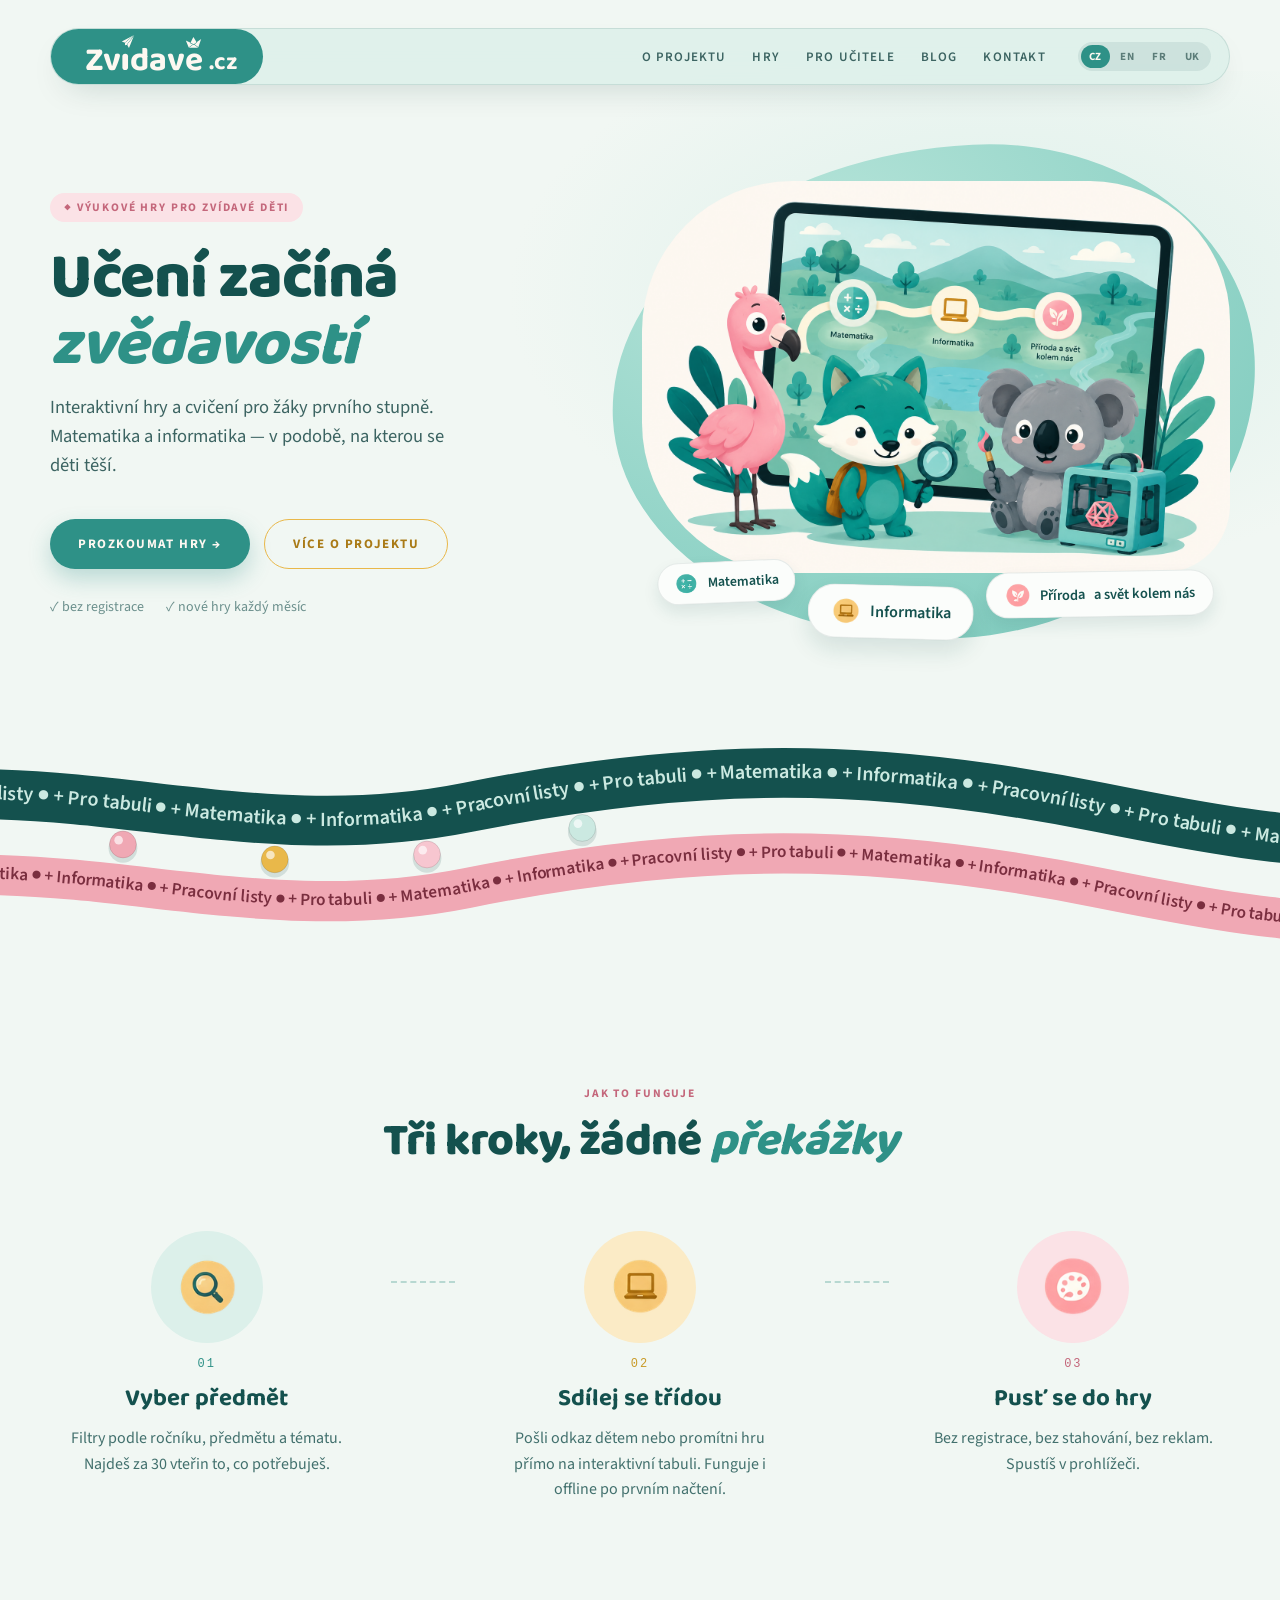
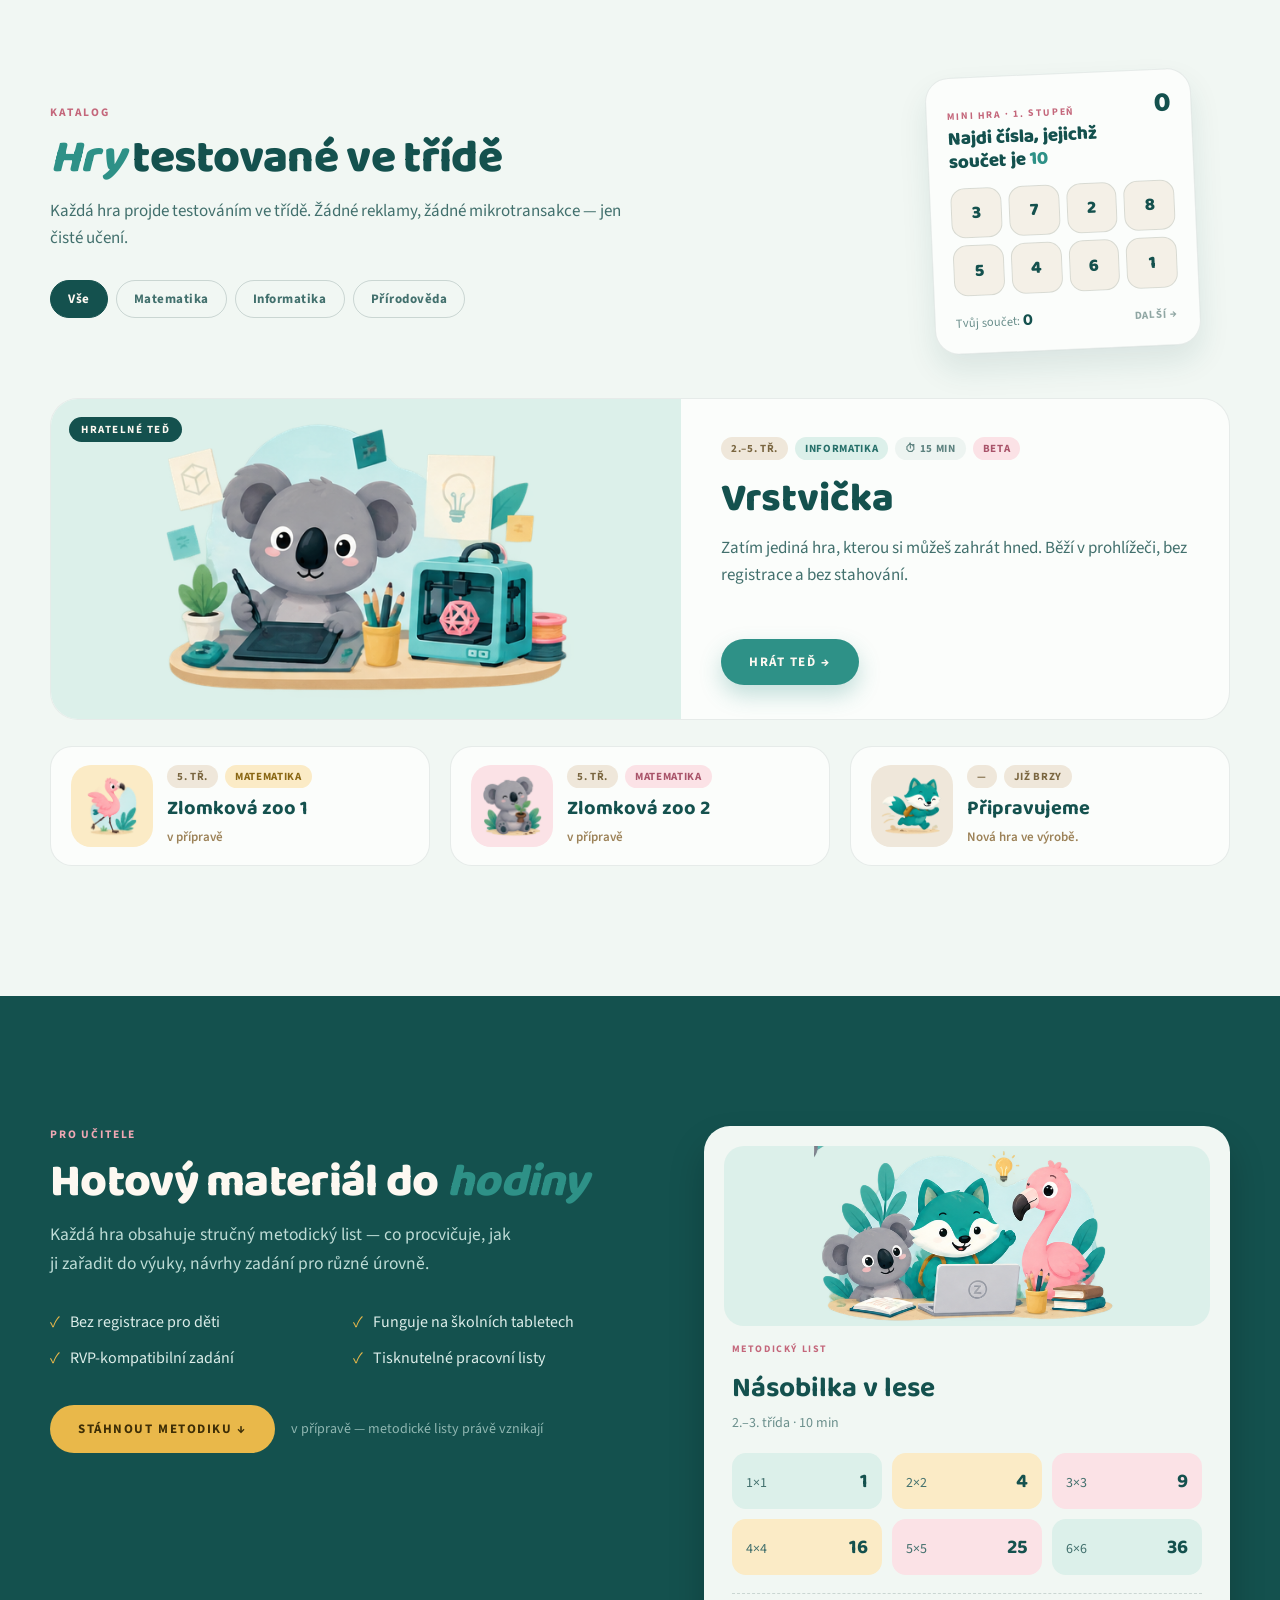
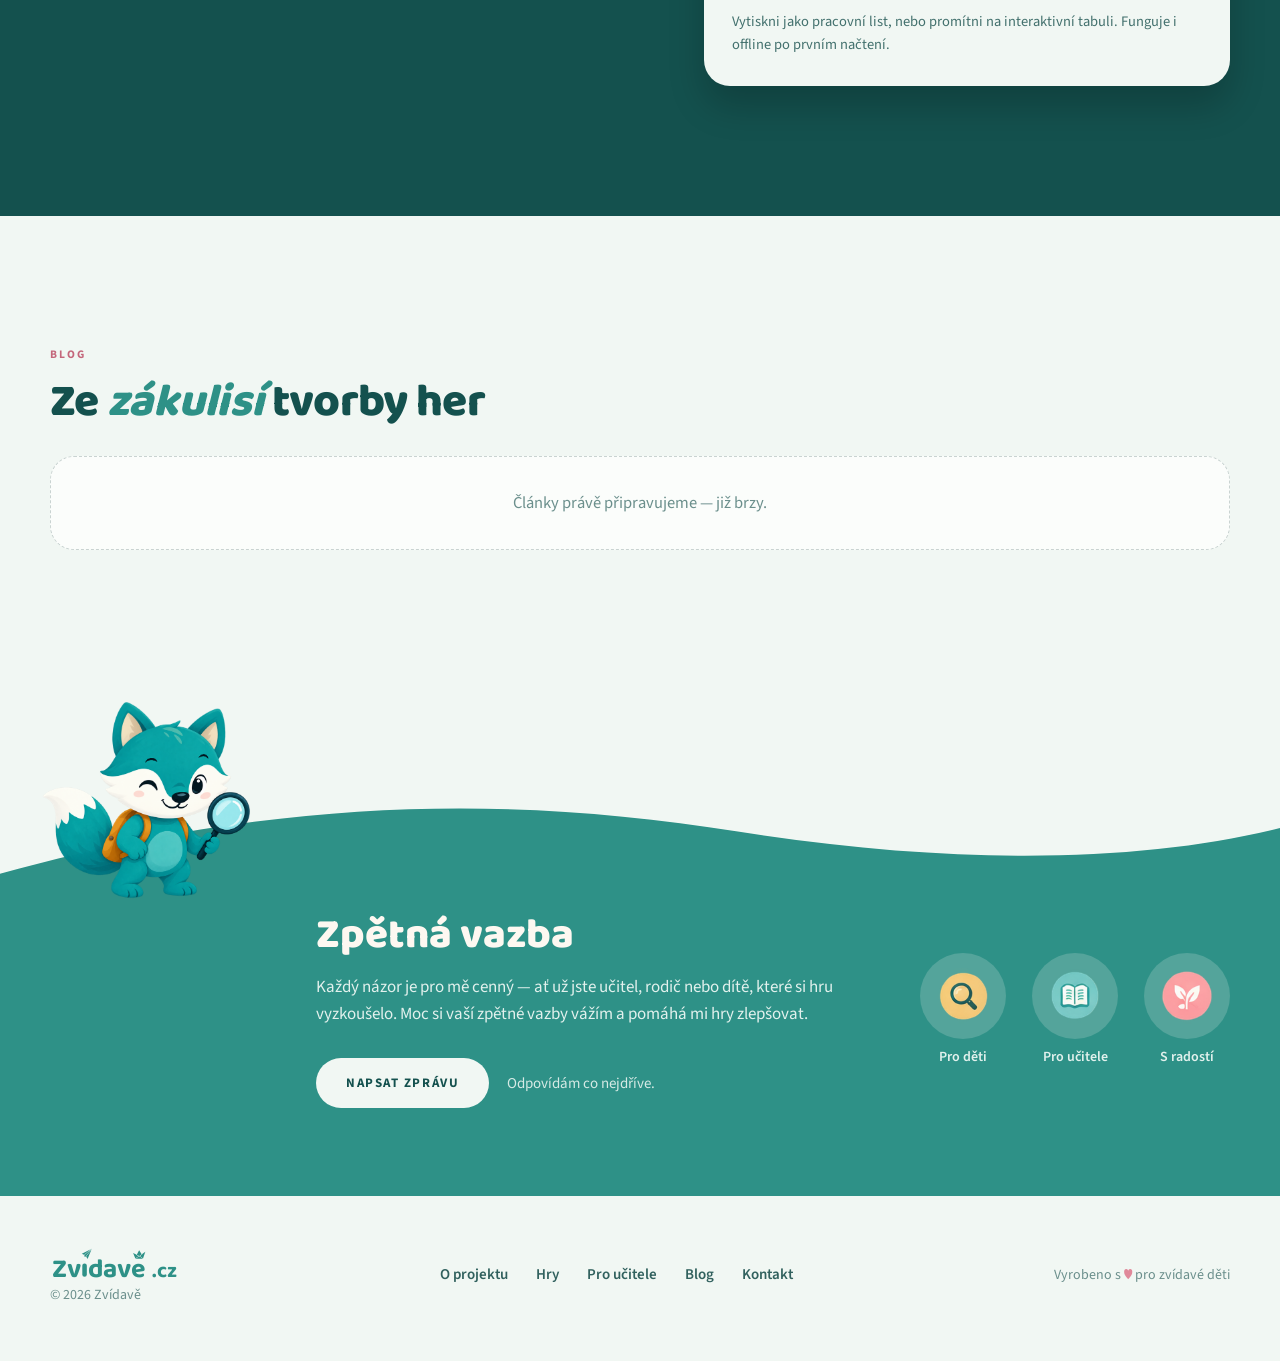
<file: index.html>
<!DOCTYPE html>
<html lang="cs">
<head>
<meta charset="utf-8">
<meta name="viewport" content="width=device-width, initial-scale=1">
<title>Zvídavě.cz — Výukové hry pro zvídavé děti</title>
<meta name="description" content="Interaktivní hry a cvičení pro žáky prvního stupně. Matematika a informatika — bez registrace, bez stahování, bez reklam.">
<link rel="preconnect" href="https://fonts.googleapis.com">
<link rel="preconnect" href="https://fonts.gstatic.com" crossorigin>
<link href="https://fonts.googleapis.com/css2?family=Baloo+2:wght@500;600;700;800&family=Source+Sans+3:ital,wght@0,400;0,600;0,700;1,400&display=swap" rel="stylesheet">
<link rel="icon" href="favicon.ico" sizes="32x32">
<link rel="icon" href="favicon.svg" type="image/svg+xml">
<link rel="icon" type="image/png" sizes="32x32" href="favicon-32.png">
<link rel="icon" type="image/png" sizes="16x16" href="favicon-16.png">
<link rel="stylesheet" href="css/style.css">
</head>
<body>

<!-- ===== HEADER : MOBILE ===== -->
<header class="zv-header zv-only-mobile">
  <a href="#top" class="zv-logo-badge">
    <svg viewBox="0 30 512 146" class="zv-logo-svg" role="img" aria-label="Zvídavě">
      <text x="30" y="176" font-family="'Baloo 2', cursive" font-size="132" font-weight="700" fill="#FDF8F1"><tspan>Zv</tspan><tspan fill="none">i</tspan><tspan>dav</tspan><tspan>e</tspan></text>
      <rect x="178.7" y="111.3" width="22.3" height="64.7" rx="11.1" fill="#FDF8F1"></rect>
      <g transform="translate(173.2 35.3) scale(0.5544)" class="zv8-bird-btn" data-zv8="fly" style="cursor:pointer"><g class="zv8-bird"><polygon points="94.3,5.4 5.4,50.9 28.8,60.4" fill="#FDF8F1" stroke="#2E9187" stroke-width="6" stroke-linejoin="round" paint-order="stroke"></polygon><polygon points="94.3,5.4 43.1,69.8 43.7,74.1 56.6,97" fill="#FDF8F1" stroke="#2E9187" stroke-width="6" stroke-linejoin="round" paint-order="stroke"></polygon><polygon points="94.3,5.4 28.8,60.4 28.8,77.6 43.7,74.1 43.1,69.8" fill="#FDF8F1" stroke="#2E9187" stroke-width="6" stroke-linejoin="round" paint-order="stroke"></polygon></g></g>
      <g transform="translate(425.9 43.2) scale(0.6600)" class="zv8-boat-btn" data-zv8="rock" style="cursor:pointer"><g class="zv8-boat"><polygon points="4.3,24.6 51.5,47.8 22,68.5" fill="#FDF8F1" stroke="#2E9187" stroke-width="6" stroke-linejoin="round" paint-order="stroke"></polygon><polygon points="95.7,15.9 51.5,47.8 77.6,67.7" fill="#FDF8F1" stroke="#2E9187" stroke-width="6" stroke-linejoin="round" paint-order="stroke"></polygon><polygon points="22,68.5 51.5,47.8 77.6,67.7" fill="#FDF8F1" stroke="#2E9187" stroke-width="6" stroke-linejoin="round" paint-order="stroke"></polygon><polygon points="49.4,4.3 31.9,37.9 51.5,47.8 68.5,34.5" fill="#FDF8F1" stroke="#2E9187" stroke-width="6" stroke-linejoin="round" paint-order="stroke"></polygon></g></g>
    </svg>
    <span class="zv-logo-cz">.cz</span>
  </a>
  <button class="zv-menu-btn" id="zvMenuBtn" aria-label="Menu" aria-expanded="false">
    <svg viewBox="0 0 24 24" width="24" height="24"><path d="M3 6h18M3 12h18M3 18h18" stroke="#14514E" stroke-width="2" stroke-linecap="round"></path></svg>
  </button>
</header>
<nav class="zv-mobile-nav zv-only-mobile" id="zvMobileNav" hidden>
  <a href="#o-projektu">O projektu</a>
  <a href="#hry">Hry</a>
  <a href="#pro-ucitele">Pro učitele</a>
  <a href="#blog">Blog</a>
  <a href="#kontakt" class="zv-mobile-nav-last">Kontakt</a>
  <div class="zv-mobile-lang">
    <a href="#top" class="zv-lang-on">CZ</a>
    <a href="en/index.html">EN</a>
    <a href="fr/index.html">FR</a>
    <a href="uk/index.html">UK</a>
  </div>
</nav>

<!-- ===== HEADER : DESKTOP ===== -->
<header class="zv-header-d zv-only-desktop" id="zvHeaderD">
  <div class="zv-header-d-inner">
    <a href="#top" class="zv-logo-badge zv-logo-badge-d">
      <svg viewBox="0 30 512 146" class="zv-logo-svg-d" role="img" aria-label="Zvídavě">
        <text x="30" y="176" font-family="'Baloo 2', cursive" font-size="132" font-weight="700" fill="#FDF8F1"><tspan>Zv</tspan><tspan fill="none">i</tspan><tspan>dav</tspan><tspan>e</tspan></text>
        <rect x="178.7" y="111.3" width="22.3" height="64.7" rx="11.1" fill="#FDF8F1"></rect>
        <g transform="translate(173.2 35.3) scale(0.5544)" class="zv8-bird-btn" data-zv8="fly" style="cursor:pointer"><g class="zv8-bird"><polygon points="94.3,5.4 5.4,50.9 28.8,60.4" fill="#FDF8F1" stroke="#2E9187" stroke-width="6" stroke-linejoin="round" paint-order="stroke"></polygon><polygon points="94.3,5.4 43.1,69.8 43.7,74.1 56.6,97" fill="#FDF8F1" stroke="#2E9187" stroke-width="6" stroke-linejoin="round" paint-order="stroke"></polygon><polygon points="94.3,5.4 28.8,60.4 28.8,77.6 43.7,74.1 43.1,69.8" fill="#FDF8F1" stroke="#2E9187" stroke-width="6" stroke-linejoin="round" paint-order="stroke"></polygon></g></g>
        <g transform="translate(425.9 43.2) scale(0.6600)" class="zv8-boat-btn" data-zv8="rock" style="cursor:pointer"><g class="zv8-boat"><polygon points="4.3,24.6 51.5,47.8 22,68.5" fill="#FDF8F1" stroke="#2E9187" stroke-width="6" stroke-linejoin="round" paint-order="stroke"></polygon><polygon points="95.7,15.9 51.5,47.8 77.6,67.7" fill="#FDF8F1" stroke="#2E9187" stroke-width="6" stroke-linejoin="round" paint-order="stroke"></polygon><polygon points="22,68.5 51.5,47.8 77.6,67.7" fill="#FDF8F1" stroke="#2E9187" stroke-width="6" stroke-linejoin="round" paint-order="stroke"></polygon><polygon points="49.4,4.3 31.9,37.9 51.5,47.8 68.5,34.5" fill="#FDF8F1" stroke="#2E9187" stroke-width="6" stroke-linejoin="round" paint-order="stroke"></polygon></g></g>
      </svg>
      <span class="zv-logo-cz">.cz</span>
    </a>
    <nav class="zv-nav-d">
      <a href="#o-projektu">O projektu</a>
      <a href="#hry">Hry</a>
      <a href="#pro-ucitele">Pro učitele</a>
      <a href="#blog">Blog</a>
      <a href="#kontakt">Kontakt</a>
    </nav>
    <div class="zv-lang-d">
      <a href="#top" class="zv-lang-on">CZ</a>
      <a href="en/index.html">EN</a>
      <a href="fr/index.html">FR</a>
      <a href="uk/index.html">UK</a>
    </div>
  </div>
</header>

<main>
<!-- ===== HERO ===== -->
<section id="top" class="zv-hero">
  <div class="zv-hero-glow" aria-hidden="true"></div>
  <div class="zv-hero-inner">
    <div class="zv-hero-copy">
      <div class="zv-eyebrow zv-eyebrow-badge zv-eyebrow-pink">◆ Výukové hry pro zvídavé děti</div>
      <h1 class="zv-h1">Učení začíná <em>zvědavostí</em></h1>
      <p class="zv-lede">Interaktivní hry a cvičení pro žáky prvního stupně. Matematika a informatika — v podobě, na kterou se děti těší.</p>
      <div class="zv-hero-ctas">
        <a href="#hry" class="zv-btn zv-btn-primary">Prozkoumat hry →</a>
        <a href="#o-projektu" class="zv-btn zv-btn-outline">Více o projektu</a>
      </div>
      <div class="zv-hero-checks">
        <span>✓ bez registrace</span><span>✓ nové hry každý měsíc</span>
      </div>
    </div>
    <div class="zv-hero-art">
      <div class="zv-hero-blob" aria-hidden="true"></div>
      <img src="assets/hero.png" alt="Liška, plameňák a koala u tabletu s mapou předmětů" class="zv-hero-img">
      <div class="zv-hero-pills">
        <span class="zv-pill zv-pill-1"><img src="assets/ill/ikona-matematika.png" alt="">Matematika</span>
        <span class="zv-pill zv-pill-2"><img src="assets/ill/ikona-informatika.png" alt="">Informatika</span>
        <span class="zv-pill zv-pill-3"><img src="assets/ill/ikona-priroda.png" alt="">Příroda<span class="zv-pill-extra"> a svět kolem nás</span></span>
      </div>
    </div>
  </div>
</section>

<!-- ===== RIBBON : MOBILE marquee ===== -->
<div class="zv-marquee-bar zv-only-mobile">
  <div class="zv-marquee-text">+ Matematika &nbsp;●&nbsp; + Informatika &nbsp;●&nbsp; + Pracovní listy &nbsp;●&nbsp; + Pro tabuli &nbsp;●&nbsp; + Matematika &nbsp;●&nbsp; + Informatika &nbsp;●&nbsp; + Pracovní listy &nbsp;●&nbsp; + Pro tabuli</div>
</div>

<!-- ===== RIBBON : DESKTOP animated track ===== -->
<div class="zv-track-wrap zv-only-desktop" id="zvTrackWrap">
  <svg viewBox="0 0 1440 240" preserveAspectRatio="xMidYMid slice" class="zv-track-svg" aria-hidden="true">
    <defs>
      <path id="zv-track-a" d="M-120,86 C 120,38 300,134 540,86 S 960,38 1200,86 S 1500,134 1680,86" fill="none"></path>
      <path id="zv-track-c" d="M-120,128 C 120,80 300,176 540,128 S 960,80 1200,128 S 1500,176 1680,128" fill="none"></path>
      <path id="zv-track-b" d="M-120,170 C 120,122 300,218 540,170 S 960,122 1200,170 S 1500,218 1680,170" fill="none"></path>
    </defs>
    <path d="M-120,86 C 120,38 300,134 540,86 S 960,38 1200,86 S 1500,134 1680,86" fill="none" stroke="#14514E" stroke-width="52" stroke-linecap="round"></path>
    <path d="M-120,170 C 120,122 300,218 540,170 S 960,122 1200,170 S 1500,218 1680,170" fill="none" stroke="#F0A8B4" stroke-width="42" stroke-linecap="round"></path>
    <text font-family="Baloo 2, cursive" font-size="21" font-weight="600" fill="#CBE9E1" dominant-baseline="middle">
      <textPath href="#zv-track-a" startOffset="0">+ Matematika  ●  + Informatika  ●  + Pracovní listy  ●  + Pro tabuli  ●  + Matematika  ●  + Informatika  ●  + Pracovní listy  ●  + Pro tabuli  ●  + Matematika  ●  + Informatika  ●  + Pracovní listy  ●  + Pro tabuli  ●  + Matematika  ●  + Informatika  ●  + Pracovní listy  ●  + Pro tabuli  ●  + Matematika  ●  + Informatika  ●  + Pracovní listy  ●  + Pro tabuli  ●  + Matematika  ●  + Informatika  ●  + Pracovní listy  ●  + Pro tabuli  ●  <animate attributeName="startOffset" from="0" to="-1180" dur="26s" repeatCount="indefinite"></animate></textPath>
    </text>
    <text font-family="Baloo 2, cursive" font-size="18" font-weight="600" fill="#7A2E3F" dominant-baseline="middle">
      <textPath href="#zv-track-b" startOffset="-1010">+ Matematika  ●  + Informatika  ●  + Pracovní listy  ●  + Pro tabuli  ●  + Matematika  ●  + Informatika  ●  + Pracovní listy  ●  + Pro tabuli  ●  + Matematika  ●  + Informatika  ●  + Pracovní listy  ●  + Pro tabuli  ●  + Matematika  ●  + Informatika  ●  + Pracovní listy  ●  + Pro tabuli  ●  + Matematika  ●  + Informatika  ●  + Pracovní listy  ●  + Pro tabuli  ●  + Matematika  ●  + Informatika  ●  + Pracovní listy  ●  + Pro tabuli  ●  <animate attributeName="startOffset" from="-1010" to="0" dur="34s" repeatCount="indefinite"></animate></textPath>
    </text>
    <g data-zv-balls="1"></g>
  </svg>
</div>

<!-- ===== O PROJEKTU / STEPS ===== -->
<section id="o-projektu" class="zv-section">
  <div class="zv-section-inner">
    <div class="zv-section-head zv-center">
      <div class="zv-eyebrow zv-eyebrow-pink">Jak to funguje</div>
      <h2 class="zv-h2">Tři kroky, žádné <em>překážky</em></h2>
    </div>
    <div class="zv-steps">
      <div class="zv-step">
        <div class="zv-step-icon" style="background:#DCF0EA"><img src="assets/ill/ikona-lupa.png" alt=""></div>
        <div class="zv-step-body">
          <div class="zv-step-num" style="color:#2E9187">01</div>
          <h3>Vyber předmět</h3>
          <p>Filtry podle ročníku, předmětu a tématu. Najdeš za 30 vteřin to, co potřebuješ.</p>
        </div>
      </div>
      <div class="zv-step-connector" aria-hidden="true"></div>
      <div class="zv-step">
        <div class="zv-step-icon" style="background:#FBEBC6"><img src="assets/ill/ikona-informatika.png" alt=""></div>
        <div class="zv-step-body">
          <div class="zv-step-num" style="color:#C99A26">02</div>
          <h3>Sdílej se třídou</h3>
          <p>Pošli odkaz dětem nebo promítni hru přímo na interaktivní tabuli. Funguje i offline po prvním načtení.</p>
        </div>
      </div>
      <div class="zv-step-connector" aria-hidden="true"></div>
      <div class="zv-step">
        <div class="zv-step-icon" style="background:#FBE2E6"><img src="assets/ill/ikona-vytvarka.png" alt=""></div>
        <div class="zv-step-body">
          <div class="zv-step-num" style="color:#C4677B">03</div>
          <h3>Pusť se do hry</h3>
          <p>Bez registrace, bez stahování, bez reklam. Spustíš v prohlížeči.</p>
        </div>
      </div>
    </div>
  </div>
</section>

<!-- ===== HRY ===== -->
<section id="hry" class="zv-section zv-hry">
  <div class="zv-section-inner">
    <div class="zv-hry-top">
      <div class="zv-hry-copy">
        <div class="zv-eyebrow zv-eyebrow-pink">Katalog</div>
        <h2 class="zv-h2"><em>Hry</em> testované ve třídě</h2>
        <p class="zv-body">Každá hra projde testováním ve třídě. Žádné reklamy, žádné mikrotransakce — jen čisté učení.</p>
        <div class="zv-filters" id="zvFilters">
          <button type="button" class="zv-filter zv-filter-active" data-filter="all">Vše</button>
          <button type="button" class="zv-filter" data-filter="math">Matematika</button>
          <button type="button" class="zv-filter" data-filter="cs">Informatika</button>
          <button type="button" class="zv-filter" data-filter="nature">Přírodověda</button>
        </div>
      </div>

      <div class="zv-game-float">
        <div class="zv-game-card">
          <div class="zv-game-head">
            <div>
              <div class="zv-eyebrow zv-eyebrow-pink zv-eyebrow-sm">Mini hra · 1. stupeň</div>
              <h3 class="zv-game-title">Najdi čísla, jejichž součet je <span id="zvTarget" class="zv-target">10</span></h3>
            </div>
            <div id="zvSum" class="zv-sum">0</div>
          </div>
          <div class="zv-tiles" id="zvTiles"></div>
          <div class="zv-game-foot">
            <span class="zv-sum-label">Tvůj součet: <strong id="zvSumInline" class="zv-sum-inline">0</strong></span>
            <button type="button" id="zvNextRound" class="zv-next">Další →</button>
          </div>
        </div>
      </div>
    </div>

    <a href="https://zvidave.cz/cs/hry/vrstvicka.html" class="zv-featured" id="zvFeatured">
      <div class="zv-featured-art">
        <img src="assets/ill/koala-3dtisk.png" alt="Koala u počítače a 3D tiskárny">
        <div class="zv-featured-badge">Hratelné teď</div>
      </div>
      <div class="zv-featured-body">
        <div class="zv-tag-row">
          <span class="zv-tag" style="background:#EFE7DA;color:#7A6640">2.–5. tř.</span>
          <span class="zv-tag" style="background:#DCF0EA;color:#26706A">Informatika</span>
          <span class="zv-tag" style="background:#EDF4F1;color:#5D827F">⏱ 15 min</span>
          <span class="zv-tag zv-only-desktop" style="background:#FBE2E6;color:#A9546A">Beta</span>
        </div>
        <h3 class="zv-featured-title">Vrstvička</h3>
        <p class="zv-body">Zatím jediná hra, kterou si můžeš zahrát hned. Běží v prohlížeči, bez registrace a bez stahování.</p>
        <div class="zv-featured-cta"><span class="zv-btn zv-btn-primary">Hrát teď →</span></div>
      </div>
    </a>

    <div class="zv-empty" id="zvEmpty" hidden>Přírodovědné hry teprve vznikají.</div>

    <div class="zv-rest-games" id="zvRestGames"></div>
  </div>
</section>

<!-- ===== PRO UCITELE ===== -->
<section id="pro-ucitele" class="zv-section zv-teal">
  <div class="zv-section-inner zv-teacher-grid">
    <div>
      <div class="zv-eyebrow zv-eyebrow-rose">Pro učitele</div>
      <h2 class="zv-h2 zv-h2-light">Hotový materiál do <em class="zv-em-light">hodiny</em></h2>
      <p class="zv-body zv-body-light">Každá hra obsahuje stručný metodický list — co procvičuje, jak ji zařadit do výuky, návrhy zadání pro různé úrovně.</p>
      <ul class="zv-teacher-list">
        <li><span class="zv-check">✓</span>Bez registrace pro děti</li>
        <li><span class="zv-check">✓</span>Funguje na školních tabletech</li>
        <li><span class="zv-check">✓</span>RVP-kompatibilní zadání</li>
        <li><span class="zv-check">✓</span>Tisknutelné pracovní listy</li>
      </ul>
      <div class="zv-teacher-cta">
        <a href="#kontakt" class="zv-btn zv-btn-gold">Stáhnout metodiku ↓</a>
        <span class="zv-note">v přípravě — metodické listy právě vznikají</span>
      </div>
    </div>

    <div class="zv-worksheet">
      <div class="zv-worksheet-art" role="img" aria-label="Liška, koala a plameňák u notebooku"></div>
      <div class="zv-eyebrow zv-eyebrow-pink zv-eyebrow-sm">Metodický list</div>
      <h3 class="zv-worksheet-title">Násobilka v lese</h3>
      <div class="zv-worksheet-meta">2.–3. třída · 10 min</div>
      <div class="zv-tables">
        <div class="zv-table-cell" style="background:#DCF0EA"><span>1×1</span><strong>1</strong></div>
        <div class="zv-table-cell" style="background:#FBEBC6"><span>2×2</span><strong>4</strong></div>
        <div class="zv-table-cell" style="background:#FBE2E6"><span>3×3</span><strong>9</strong></div>
        <div class="zv-table-cell" style="background:#FBEBC6"><span>4×4</span><strong>16</strong></div>
        <div class="zv-table-cell" style="background:#FBE2E6"><span>5×5</span><strong>25</strong></div>
        <div class="zv-table-cell" style="background:#DCF0EA"><span>6×6</span><strong>36</strong></div>
      </div>
      <div class="zv-worksheet-foot zv-only-desktop">Vytiskni jako pracovní list, nebo promítni na interaktivní tabuli. Funguje i offline po prvním načtení.</div>
    </div>
  </div>
</section>

<!-- ===== BLOG ===== -->
<section id="blog" class="zv-section">
  <div class="zv-section-inner">
    <div class="zv-blog-head">
      <div>
        <div class="zv-eyebrow zv-eyebrow-pink">Blog</div>
        <h2 class="zv-h2">Ze <em>zákulisí</em> tvorby her</h2>
      </div>
    </div>
    <div class="zv-empty">Články právě připravujeme — již brzy.</div>
  </div>
</section>

<!-- ===== KONTAKT ===== -->
<section id="kontakt" class="zv-kontakt">
  <svg viewBox="0 0 1440 150" preserveAspectRatio="none" class="zv-kontakt-wave zv-only-desktop" aria-hidden="true"><path d="M0,118 C300,34 560,26 830,70 C1080,110 1290,104 1440,66 L1440,150 L0,150 Z" fill="#2E9187"></path></svg>
  <img src="assets/ill/liska-cta.png" alt="Zvídavá liška s lupou" class="zv-kontakt-fox zv-only-desktop">
  <div class="zv-kontakt-inner">
    <div class="zv-section-inner zv-kontakt-grid">
      <div class="zv-kontakt-spacer zv-only-desktop" aria-hidden="true"></div>
      <div>
        <h2 class="zv-h2-kontakt">Zpětná vazba</h2>
        <p class="zv-body zv-body-kontakt">Každý názor je pro mě cenný — ať už jste učitel, rodič nebo dítě, které si hru vyzkoušelo. Moc si vaší zpětné vazby vážím a pomáhá mi hry zlepšovat.</p>
        <div class="zv-kontakt-cta">
          <a href="mailto:barborah@skolavela.cz" class="zv-btn zv-btn-light">Napsat zprávu</a>
          <span class="zv-note zv-note-light">Odpovídám co nejdříve.</span>
        </div>
      </div>
      <div class="zv-audience">
        <div class="zv-audience-item">
          <div class="zv-audience-icon"><img src="assets/ill/ikona-lupa.png" alt=""></div>
          <div>Pro děti</div>
        </div>
        <div class="zv-audience-item">
          <div class="zv-audience-icon"><img src="assets/ill/ikona-cteni.png" alt=""></div>
          <div>Pro učitele</div>
        </div>
        <div class="zv-audience-item">
          <div class="zv-audience-icon"><img src="assets/ill/ikona-priroda.png" alt=""></div>
          <div>S radostí</div>
        </div>
      </div>
    </div>
  </div>
</section>
</main>

<footer class="zv-footer">
  <div class="zv-footer-inner">
    <div class="zv-footer-brand">
      <div class="zv-footer-logo">
        <svg viewBox="0 30 512 146" class="zv-footer-logo-svg" role="img" aria-label="Zvídavě">
          <text x="30" y="176" font-family="'Baloo 2', cursive" font-size="132" font-weight="700" fill="#2E9187"><tspan>Zv</tspan><tspan fill="none">i</tspan><tspan>dav</tspan><tspan>e</tspan></text>
          <rect x="178.7" y="111.3" width="22.3" height="64.7" rx="11.1" fill="#2E9187"></rect>
          <g transform="translate(173.2 35.3) scale(0.5544)"><polygon points="94.3,5.4 5.4,50.9 28.8,60.4" fill="#2E9187" stroke="#F1F7F3" stroke-width="6" stroke-linejoin="round" paint-order="stroke"></polygon><polygon points="94.3,5.4 43.1,69.8 43.7,74.1 56.6,97" fill="#2E9187" stroke="#F1F7F3" stroke-width="6" stroke-linejoin="round" paint-order="stroke"></polygon><polygon points="94.3,5.4 28.8,60.4 28.8,77.6 43.7,74.1 43.1,69.8" fill="#2E9187" stroke="#F1F7F3" stroke-width="6" stroke-linejoin="round" paint-order="stroke"></polygon></g>
          <g transform="translate(425.9 43.2) scale(0.6600)"><polygon points="4.3,24.6 51.5,47.8 22,68.5" fill="#2E9187" stroke="#F1F7F3" stroke-width="6" stroke-linejoin="round" paint-order="stroke"></polygon><polygon points="95.7,15.9 51.5,47.8 77.6,67.7" fill="#2E9187" stroke="#F1F7F3" stroke-width="6" stroke-linejoin="round" paint-order="stroke"></polygon><polygon points="22,68.5 51.5,47.8 77.6,67.7" fill="#2E9187" stroke="#F1F7F3" stroke-width="6" stroke-linejoin="round" paint-order="stroke"></polygon><polygon points="49.4,4.3 31.9,37.9 51.5,47.8 68.5,34.5" fill="#2E9187" stroke="#F1F7F3" stroke-width="6" stroke-linejoin="round" paint-order="stroke"></polygon></g>
        </svg>
        <span class="zv-footer-cz">.cz</span>
      </div>
      <div class="zv-footer-copy">© 2026 Zvídavě</div>
    </div>
    <nav class="zv-footer-nav">
      <a href="#o-projektu">O projektu</a>
      <a href="#hry">Hry</a>
      <a href="#pro-ucitele">Pro učitele</a>
      <a href="#blog">Blog</a>
      <a href="#kontakt">Kontakt</a>
    </nav>
    <div class="zv-footer-made">Vyrobeno s <span class="zv-heart">♥</span> pro zvídavé děti</div>
  </div>
</footer>

<script src="js/games-data.js"></script>
<script src="js/main.js"></script>
</body>
</html>
</file>
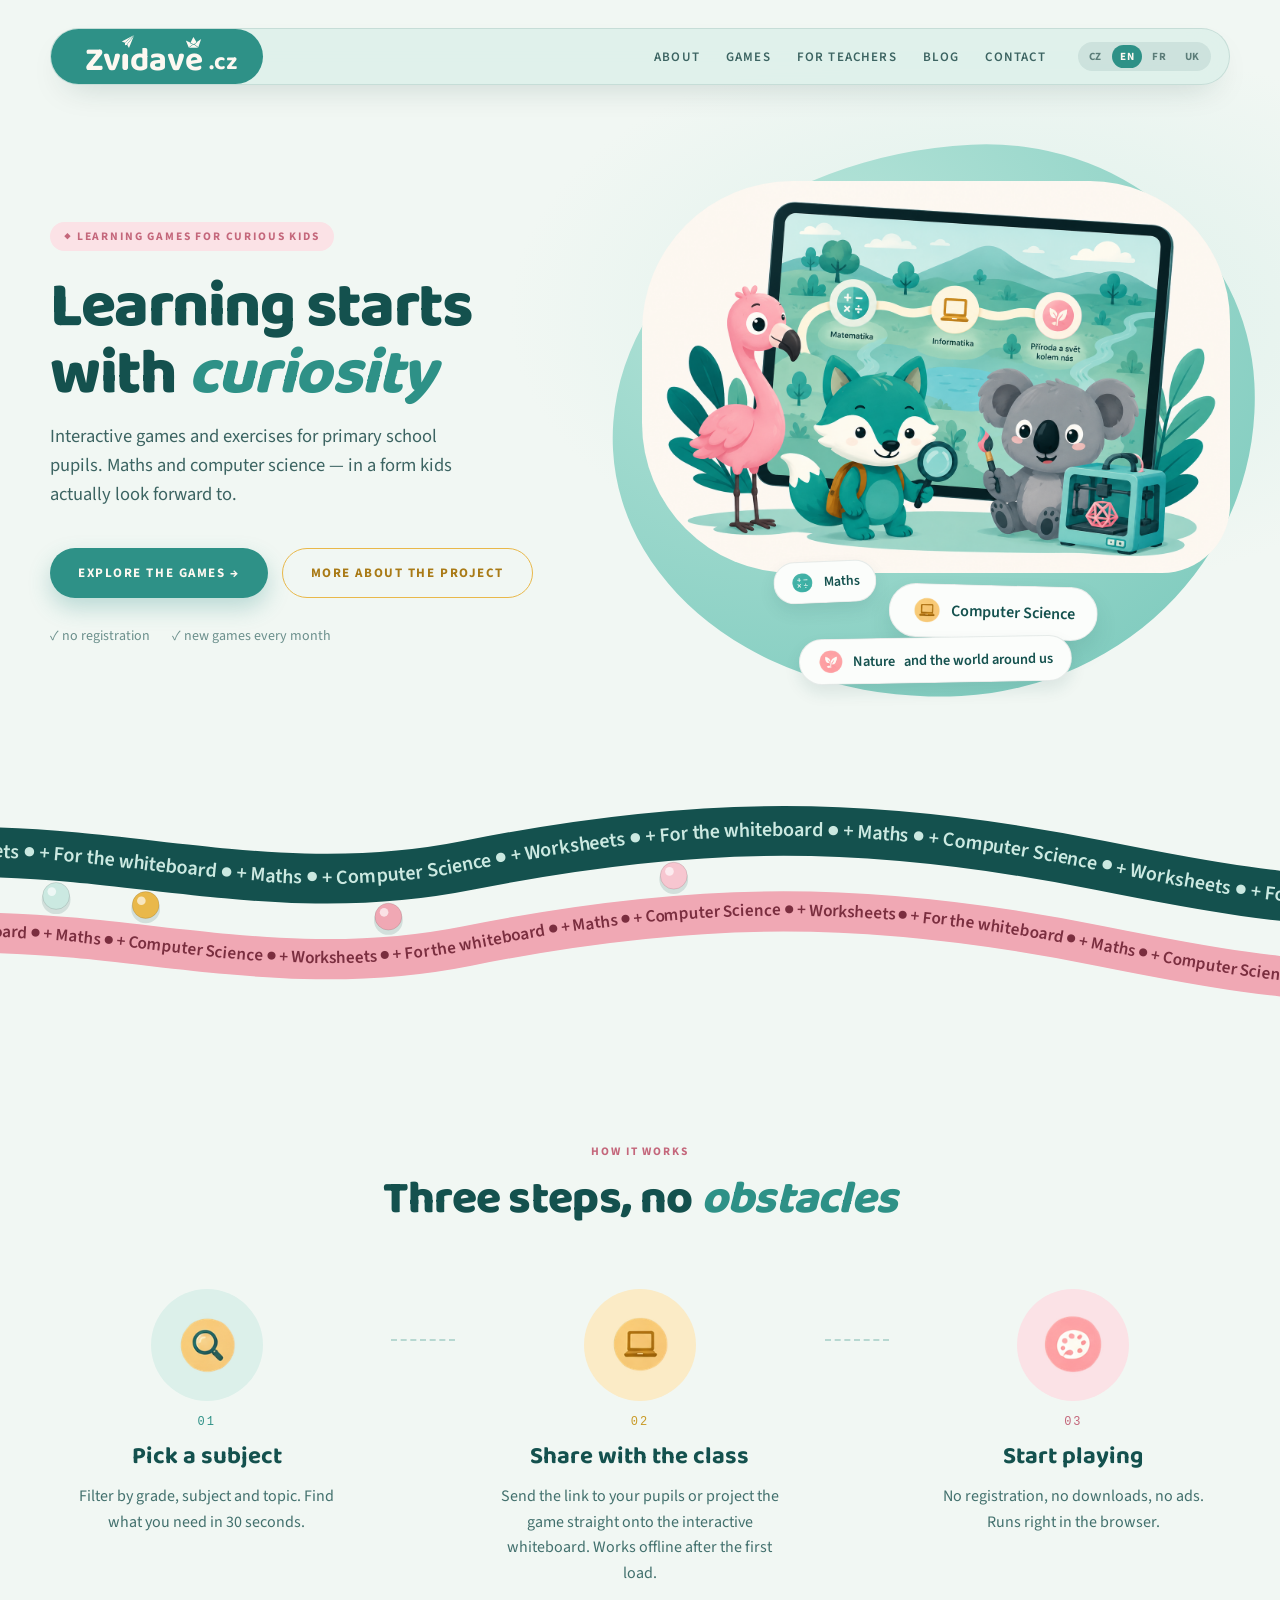
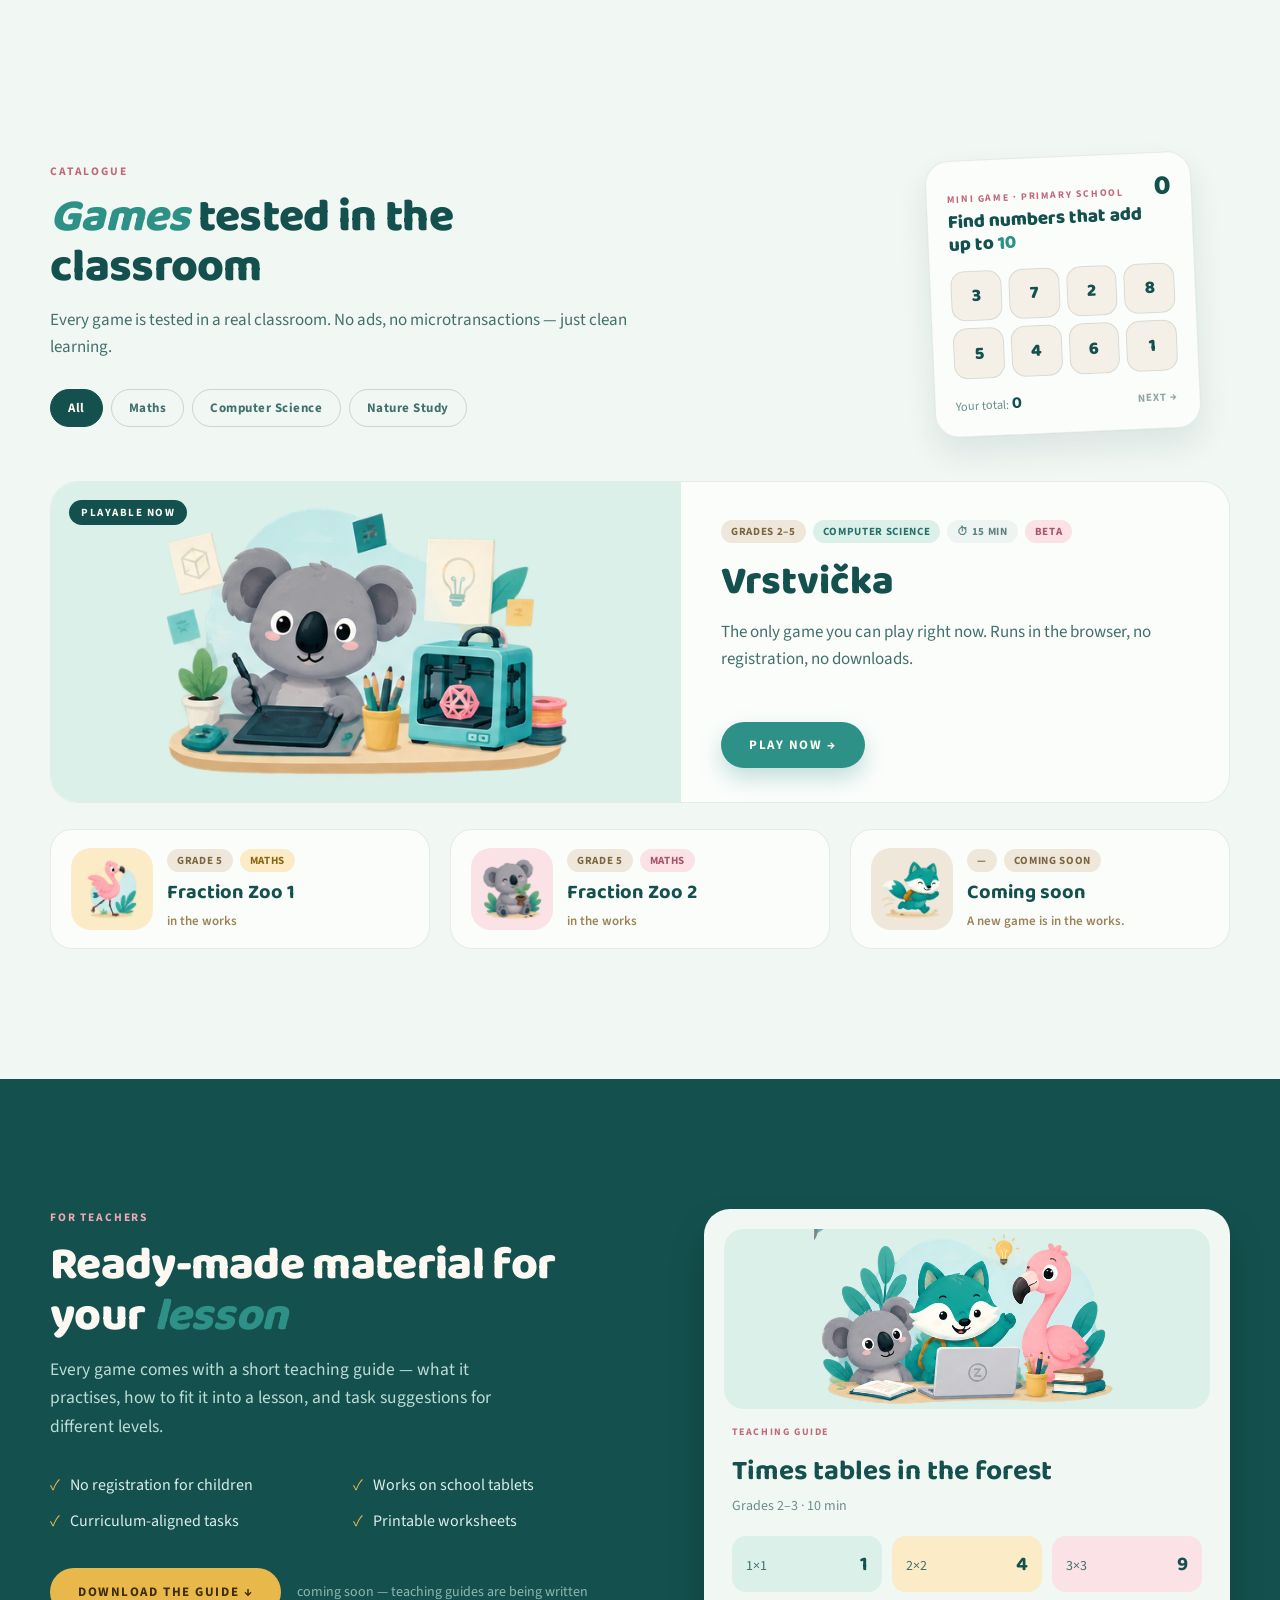
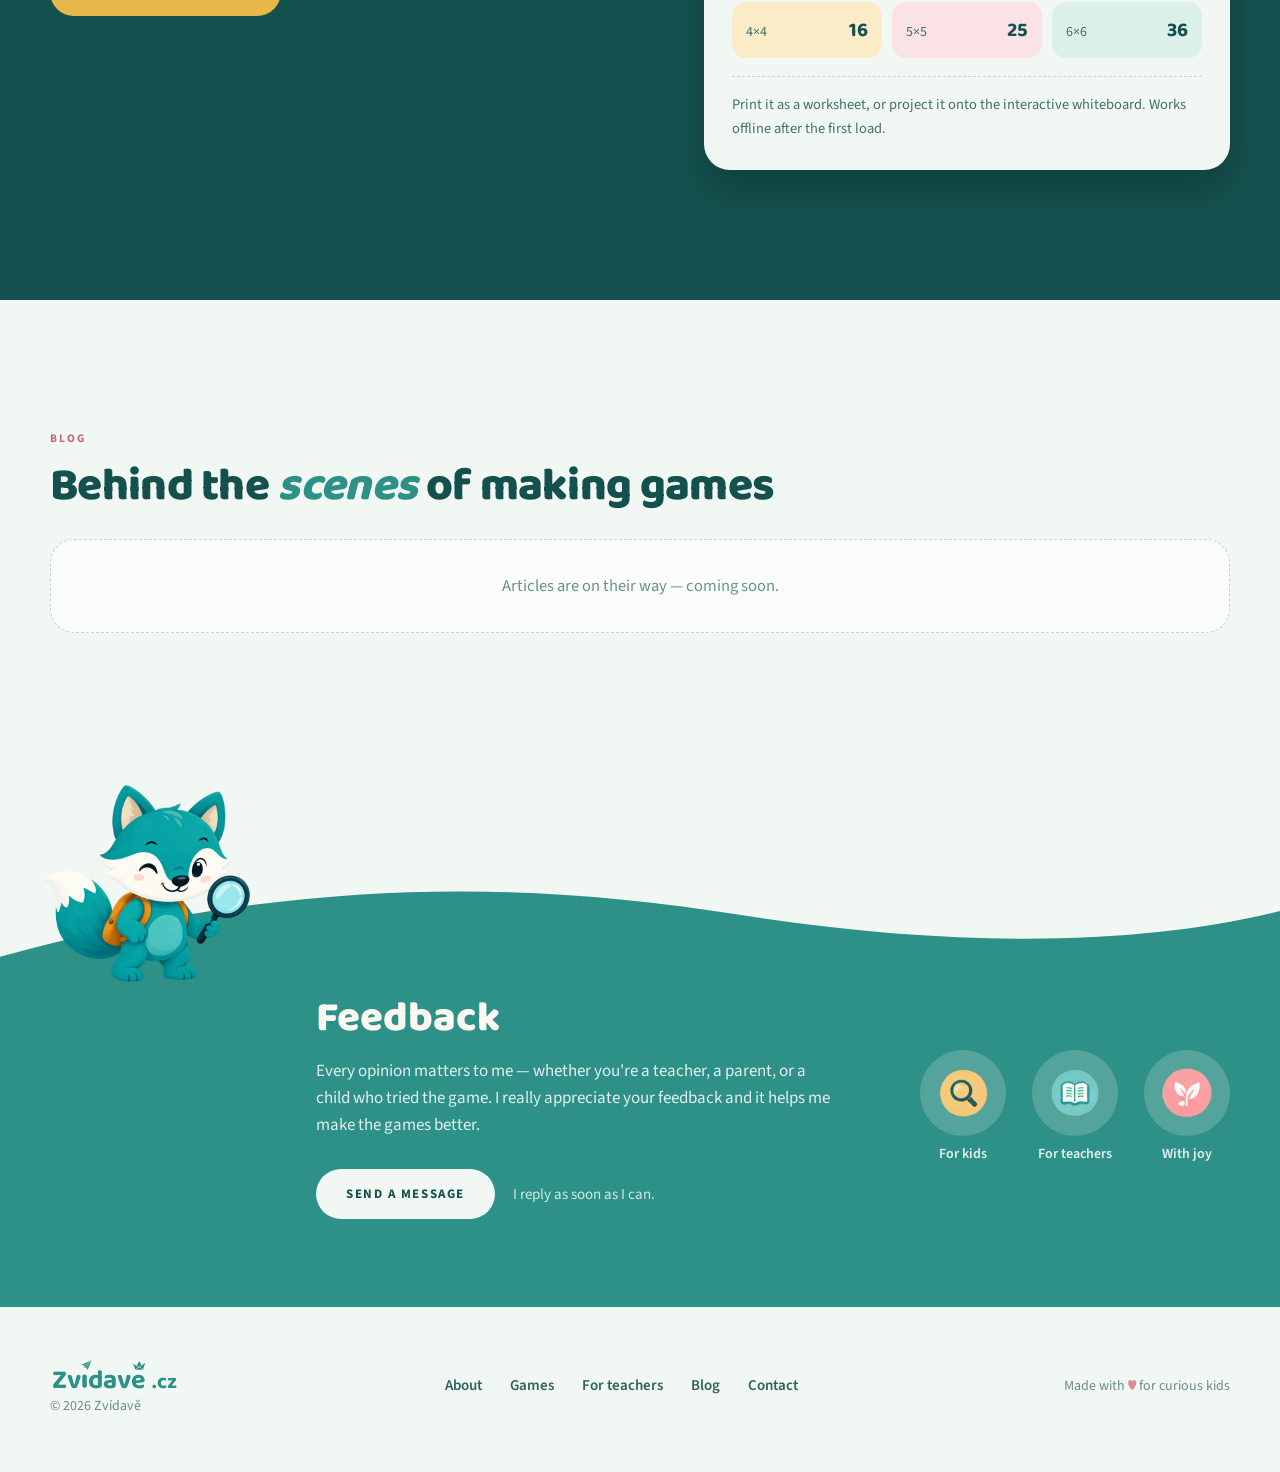
<file: en/index.html>
<!DOCTYPE html>
<html lang="en">
<head>
<meta charset="utf-8">
<meta name="viewport" content="width=device-width, initial-scale=1">
<title>Zvídavě.cz — Learning games for curious kids</title>
<meta name="description" content="Interactive games and exercises for primary school pupils. Maths and computer science — no registration, no downloads, no ads.">
<link rel="preconnect" href="https://fonts.googleapis.com">
<link rel="preconnect" href="https://fonts.gstatic.com" crossorigin>
<link href="https://fonts.googleapis.com/css2?family=Baloo+2:wght@500;600;700;800&family=Source+Sans+3:ital,wght@0,400;0,600;0,700;1,400&display=swap" rel="stylesheet">
<link rel="icon" href="../favicon.ico" sizes="32x32">
<link rel="icon" href="../favicon.svg" type="image/svg+xml">
<link rel="icon" type="image/png" sizes="32x32" href="../favicon-32.png">
<link rel="icon" type="image/png" sizes="16x16" href="../favicon-16.png">
<link rel="stylesheet" href="../css/style.css">
</head>
<body>

<!-- ===== HEADER : MOBILE ===== -->
<header class="zv-header zv-only-mobile">
  <a href="#top" class="zv-logo-badge">
    <svg viewBox="0 30 512 146" class="zv-logo-svg" role="img" aria-label="Zvídavě">
      <text x="30" y="176" font-family="'Baloo 2', cursive" font-size="132" font-weight="700" fill="#FDF8F1"><tspan>Zv</tspan><tspan fill="none">i</tspan><tspan>dav</tspan><tspan>e</tspan></text>
      <rect x="178.7" y="111.3" width="22.3" height="64.7" rx="11.1" fill="#FDF8F1"></rect>
      <g transform="translate(173.2 35.3) scale(0.5544)" class="zv8-bird-btn" data-zv8="fly" style="cursor:pointer"><g class="zv8-bird"><polygon points="94.3,5.4 5.4,50.9 28.8,60.4" fill="#FDF8F1" stroke="#2E9187" stroke-width="6" stroke-linejoin="round" paint-order="stroke"></polygon><polygon points="94.3,5.4 43.1,69.8 43.7,74.1 56.6,97" fill="#FDF8F1" stroke="#2E9187" stroke-width="6" stroke-linejoin="round" paint-order="stroke"></polygon><polygon points="94.3,5.4 28.8,60.4 28.8,77.6 43.7,74.1 43.1,69.8" fill="#FDF8F1" stroke="#2E9187" stroke-width="6" stroke-linejoin="round" paint-order="stroke"></polygon></g></g>
      <g transform="translate(425.9 43.2) scale(0.6600)" class="zv8-boat-btn" data-zv8="rock" style="cursor:pointer"><g class="zv8-boat"><polygon points="4.3,24.6 51.5,47.8 22,68.5" fill="#FDF8F1" stroke="#2E9187" stroke-width="6" stroke-linejoin="round" paint-order="stroke"></polygon><polygon points="95.7,15.9 51.5,47.8 77.6,67.7" fill="#FDF8F1" stroke="#2E9187" stroke-width="6" stroke-linejoin="round" paint-order="stroke"></polygon><polygon points="22,68.5 51.5,47.8 77.6,67.7" fill="#FDF8F1" stroke="#2E9187" stroke-width="6" stroke-linejoin="round" paint-order="stroke"></polygon><polygon points="49.4,4.3 31.9,37.9 51.5,47.8 68.5,34.5" fill="#FDF8F1" stroke="#2E9187" stroke-width="6" stroke-linejoin="round" paint-order="stroke"></polygon></g></g>
    </svg>
    <span class="zv-logo-cz">.cz</span>
  </a>
  <button class="zv-menu-btn" id="zvMenuBtn" aria-label="Menu" aria-expanded="false">
    <svg viewBox="0 0 24 24" width="24" height="24"><path d="M3 6h18M3 12h18M3 18h18" stroke="#14514E" stroke-width="2" stroke-linecap="round"></path></svg>
  </button>
</header>
<nav class="zv-mobile-nav zv-only-mobile" id="zvMobileNav" hidden>
  <a href="#o-projektu">About</a>
  <a href="#hry">Games</a>
  <a href="#pro-ucitele">For teachers</a>
  <a href="#blog">Blog</a>
  <a href="#kontakt" class="zv-mobile-nav-last">Contact</a>
  <div class="zv-mobile-lang">
    <a href="../index.html">CZ</a>
    <a href="#top" class="zv-lang-on">EN</a>
    <a href="../fr/index.html">FR</a>
    <a href="../uk/index.html">UK</a>
  </div>
</nav>

<!-- ===== HEADER : DESKTOP ===== -->
<header class="zv-header-d zv-only-desktop" id="zvHeaderD">
  <div class="zv-header-d-inner">
    <a href="#top" class="zv-logo-badge zv-logo-badge-d">
      <svg viewBox="0 30 512 146" class="zv-logo-svg-d" role="img" aria-label="Zvídavě">
        <text x="30" y="176" font-family="'Baloo 2', cursive" font-size="132" font-weight="700" fill="#FDF8F1"><tspan>Zv</tspan><tspan fill="none">i</tspan><tspan>dav</tspan><tspan>e</tspan></text>
        <rect x="178.7" y="111.3" width="22.3" height="64.7" rx="11.1" fill="#FDF8F1"></rect>
        <g transform="translate(173.2 35.3) scale(0.5544)" class="zv8-bird-btn" data-zv8="fly" style="cursor:pointer"><g class="zv8-bird"><polygon points="94.3,5.4 5.4,50.9 28.8,60.4" fill="#FDF8F1" stroke="#2E9187" stroke-width="6" stroke-linejoin="round" paint-order="stroke"></polygon><polygon points="94.3,5.4 43.1,69.8 43.7,74.1 56.6,97" fill="#FDF8F1" stroke="#2E9187" stroke-width="6" stroke-linejoin="round" paint-order="stroke"></polygon><polygon points="94.3,5.4 28.8,60.4 28.8,77.6 43.7,74.1 43.1,69.8" fill="#FDF8F1" stroke="#2E9187" stroke-width="6" stroke-linejoin="round" paint-order="stroke"></polygon></g></g>
        <g transform="translate(425.9 43.2) scale(0.6600)" class="zv8-boat-btn" data-zv8="rock" style="cursor:pointer"><g class="zv8-boat"><polygon points="4.3,24.6 51.5,47.8 22,68.5" fill="#FDF8F1" stroke="#2E9187" stroke-width="6" stroke-linejoin="round" paint-order="stroke"></polygon><polygon points="95.7,15.9 51.5,47.8 77.6,67.7" fill="#FDF8F1" stroke="#2E9187" stroke-width="6" stroke-linejoin="round" paint-order="stroke"></polygon><polygon points="22,68.5 51.5,47.8 77.6,67.7" fill="#FDF8F1" stroke="#2E9187" stroke-width="6" stroke-linejoin="round" paint-order="stroke"></polygon><polygon points="49.4,4.3 31.9,37.9 51.5,47.8 68.5,34.5" fill="#FDF8F1" stroke="#2E9187" stroke-width="6" stroke-linejoin="round" paint-order="stroke"></polygon></g></g>
      </svg>
      <span class="zv-logo-cz">.cz</span>
    </a>
    <nav class="zv-nav-d">
      <a href="#o-projektu">About</a>
      <a href="#hry">Games</a>
      <a href="#pro-ucitele">For teachers</a>
      <a href="#blog">Blog</a>
      <a href="#kontakt">Contact</a>
    </nav>
    <div class="zv-lang-d">
      <a href="../index.html">CZ</a>
      <a href="#top" class="zv-lang-on">EN</a>
      <a href="../fr/index.html">FR</a>
      <a href="../uk/index.html">UK</a>
    </div>
  </div>
</header>

<main>
<!-- ===== HERO ===== -->
<section id="top" class="zv-hero">
  <div class="zv-hero-glow" aria-hidden="true"></div>
  <div class="zv-hero-inner">
    <div class="zv-hero-copy">
      <div class="zv-eyebrow zv-eyebrow-badge zv-eyebrow-pink">◆ Learning games for curious kids</div>
      <h1 class="zv-h1">Learning starts with <em>curiosity</em></h1>
      <p class="zv-lede">Interactive games and exercises for primary school pupils. Maths and computer science — in a form kids actually look forward to.</p>
      <div class="zv-hero-ctas">
        <a href="#hry" class="zv-btn zv-btn-primary">Explore the games →</a>
        <a href="#o-projektu" class="zv-btn zv-btn-outline">More about the project</a>
      </div>
      <div class="zv-hero-checks">
        <span>✓ no registration</span><span>✓ new games every month</span>
      </div>
    </div>
    <div class="zv-hero-art">
      <div class="zv-hero-blob" aria-hidden="true"></div>
      <img src="../assets/hero.png" alt="Fox, flamingo and koala with a tablet showing a subject map" class="zv-hero-img">
      <div class="zv-hero-pills">
        <span class="zv-pill zv-pill-1"><img src="../assets/ill/ikona-matematika.png" alt="">Maths</span>
        <span class="zv-pill zv-pill-2"><img src="../assets/ill/ikona-informatika.png" alt="">Computer Science</span>
        <span class="zv-pill zv-pill-3"><img src="../assets/ill/ikona-priroda.png" alt="">Nature<span class="zv-pill-extra"> and the world around us</span></span>
      </div>
    </div>
  </div>
</section>

<!-- ===== RIBBON : MOBILE marquee ===== -->
<div class="zv-marquee-bar zv-only-mobile">
  <div class="zv-marquee-text">+ Maths &nbsp;●&nbsp; + Computer Science &nbsp;●&nbsp; + Worksheets &nbsp;●&nbsp; + For the whiteboard &nbsp;●&nbsp; + Maths &nbsp;●&nbsp; + Computer Science &nbsp;●&nbsp; + Worksheets &nbsp;●&nbsp; + For the whiteboard</div>
</div>

<!-- ===== RIBBON : DESKTOP animated track ===== -->
<div class="zv-track-wrap zv-only-desktop" id="zvTrackWrap">
  <svg viewBox="0 0 1440 240" preserveAspectRatio="xMidYMid slice" class="zv-track-svg" aria-hidden="true">
    <defs>
      <path id="zv-track-a" d="M-120,86 C 120,38 300,134 540,86 S 960,38 1200,86 S 1500,134 1680,86" fill="none"></path>
      <path id="zv-track-c" d="M-120,128 C 120,80 300,176 540,128 S 960,80 1200,128 S 1500,176 1680,128" fill="none"></path>
      <path id="zv-track-b" d="M-120,170 C 120,122 300,218 540,170 S 960,122 1200,170 S 1500,218 1680,170" fill="none"></path>
    </defs>
    <path d="M-120,86 C 120,38 300,134 540,86 S 960,38 1200,86 S 1500,134 1680,86" fill="none" stroke="#14514E" stroke-width="52" stroke-linecap="round"></path>
    <path d="M-120,170 C 120,122 300,218 540,170 S 960,122 1200,170 S 1500,218 1680,170" fill="none" stroke="#F0A8B4" stroke-width="42" stroke-linecap="round"></path>
    <text font-family="Baloo 2, cursive" font-size="21" font-weight="600" fill="#CBE9E1" dominant-baseline="middle">
      <textPath href="#zv-track-a" startOffset="0">+ Maths  ●  + Computer Science  ●  + Worksheets  ●  + For the whiteboard  ●  + Maths  ●  + Computer Science  ●  + Worksheets  ●  + For the whiteboard  ●  + Maths  ●  + Computer Science  ●  + Worksheets  ●  + For the whiteboard  ●  + Maths  ●  + Computer Science  ●  + Worksheets  ●  + For the whiteboard  ●  + Maths  ●  + Computer Science  ●  + Worksheets  ●  + For the whiteboard  ●  + Maths  ●  + Computer Science  ●  + Worksheets  ●  + For the whiteboard  ●  <animate attributeName="startOffset" from="0" to="-1180" dur="26s" repeatCount="indefinite"></animate></textPath>
    </text>
    <text font-family="Baloo 2, cursive" font-size="18" font-weight="600" fill="#7A2E3F" dominant-baseline="middle">
      <textPath href="#zv-track-b" startOffset="-1010">+ Maths  ●  + Computer Science  ●  + Worksheets  ●  + For the whiteboard  ●  + Maths  ●  + Computer Science  ●  + Worksheets  ●  + For the whiteboard  ●  + Maths  ●  + Computer Science  ●  + Worksheets  ●  + For the whiteboard  ●  + Maths  ●  + Computer Science  ●  + Worksheets  ●  + For the whiteboard  ●  + Maths  ●  + Computer Science  ●  + Worksheets  ●  + For the whiteboard  ●  + Maths  ●  + Computer Science  ●  + Worksheets  ●  + For the whiteboard  ●  <animate attributeName="startOffset" from="-1010" to="0" dur="34s" repeatCount="indefinite"></animate></textPath>
    </text>
    <g data-zv-balls="1"></g>
  </svg>
</div>

<!-- ===== ABOUT / STEPS ===== -->
<section id="o-projektu" class="zv-section">
  <div class="zv-section-inner">
    <div class="zv-section-head zv-center">
      <div class="zv-eyebrow zv-eyebrow-pink">How it works</div>
      <h2 class="zv-h2">Three steps, no <em>obstacles</em></h2>
    </div>
    <div class="zv-steps">
      <div class="zv-step">
        <div class="zv-step-icon" style="background:#DCF0EA"><img src="../assets/ill/ikona-lupa.png" alt=""></div>
        <div class="zv-step-body">
          <div class="zv-step-num" style="color:#2E9187">01</div>
          <h3>Pick a subject</h3>
          <p>Filter by grade, subject and topic. Find what you need in 30 seconds.</p>
        </div>
      </div>
      <div class="zv-step-connector" aria-hidden="true"></div>
      <div class="zv-step">
        <div class="zv-step-icon" style="background:#FBEBC6"><img src="../assets/ill/ikona-informatika.png" alt=""></div>
        <div class="zv-step-body">
          <div class="zv-step-num" style="color:#C99A26">02</div>
          <h3>Share with the class</h3>
          <p>Send the link to your pupils or project the game straight onto the interactive whiteboard. Works offline after the first load.</p>
        </div>
      </div>
      <div class="zv-step-connector" aria-hidden="true"></div>
      <div class="zv-step">
        <div class="zv-step-icon" style="background:#FBE2E6"><img src="../assets/ill/ikona-vytvarka.png" alt=""></div>
        <div class="zv-step-body">
          <div class="zv-step-num" style="color:#C4677B">03</div>
          <h3>Start playing</h3>
          <p>No registration, no downloads, no ads. Runs right in the browser.</p>
        </div>
      </div>
    </div>
  </div>
</section>

<!-- ===== GAMES ===== -->
<section id="hry" class="zv-section zv-hry">
  <div class="zv-section-inner">
    <div class="zv-hry-top">
      <div class="zv-hry-copy">
        <div class="zv-eyebrow zv-eyebrow-pink">Catalogue</div>
        <h2 class="zv-h2"><em>Games</em> tested in the classroom</h2>
        <p class="zv-body">Every game is tested in a real classroom. No ads, no microtransactions — just clean learning.</p>
        <div class="zv-filters" id="zvFilters">
          <button type="button" class="zv-filter zv-filter-active" data-filter="all">All</button>
          <button type="button" class="zv-filter" data-filter="math">Maths</button>
          <button type="button" class="zv-filter" data-filter="cs">Computer Science</button>
          <button type="button" class="zv-filter" data-filter="nature">Nature Study</button>
        </div>
      </div>

      <div class="zv-game-float">
        <div class="zv-game-card">
          <div class="zv-game-head">
            <div>
              <div class="zv-eyebrow zv-eyebrow-pink zv-eyebrow-sm">Mini game · primary school</div>
              <h3 class="zv-game-title">Find numbers that add up to <span id="zvTarget" class="zv-target">10</span></h3>
            </div>
            <div id="zvSum" class="zv-sum">0</div>
          </div>
          <div class="zv-tiles" id="zvTiles"></div>
          <div class="zv-game-foot">
            <span class="zv-sum-label">Your total: <strong id="zvSumInline" class="zv-sum-inline">0</strong></span>
            <button type="button" id="zvNextRound" class="zv-next">Next →</button>
          </div>
        </div>
      </div>
    </div>

    <a href="https://zvidave.cz/cs/hry/vrstvicka.html" class="zv-featured" id="zvFeatured">
      <div class="zv-featured-art">
        <img src="../assets/ill/koala-3dtisk.png" alt="Koala at a computer with a 3D printer">
        <div class="zv-featured-badge">Playable now</div>
      </div>
      <div class="zv-featured-body">
        <div class="zv-tag-row">
          <span class="zv-tag" style="background:#EFE7DA;color:#7A6640">Grades 2–5</span>
          <span class="zv-tag" style="background:#DCF0EA;color:#26706A">Computer Science</span>
          <span class="zv-tag" style="background:#EDF4F1;color:#5D827F">⏱ 15 min</span>
          <span class="zv-tag zv-only-desktop" style="background:#FBE2E6;color:#A9546A">Beta</span>
        </div>
        <h3 class="zv-featured-title">Vrstvička</h3>
        <p class="zv-body">The only game you can play right now. Runs in the browser, no registration, no downloads.</p>
        <div class="zv-featured-cta"><span class="zv-btn zv-btn-primary">Play now →</span></div>
      </div>
    </a>

    <div class="zv-empty" id="zvEmpty" hidden>Nature study games are still in the works.</div>

    <div class="zv-rest-games" id="zvRestGames"></div>
  </div>
</section>

<!-- ===== FOR TEACHERS ===== -->
<section id="pro-ucitele" class="zv-section zv-teal">
  <div class="zv-section-inner zv-teacher-grid">
    <div>
      <div class="zv-eyebrow zv-eyebrow-rose">For teachers</div>
      <h2 class="zv-h2 zv-h2-light">Ready-made material for your <em class="zv-em-light">lesson</em></h2>
      <p class="zv-body zv-body-light">Every game comes with a short teaching guide — what it practises, how to fit it into a lesson, and task suggestions for different levels.</p>
      <ul class="zv-teacher-list">
        <li><span class="zv-check">✓</span>No registration for children</li>
        <li><span class="zv-check">✓</span>Works on school tablets</li>
        <li><span class="zv-check">✓</span>Curriculum-aligned tasks</li>
        <li><span class="zv-check">✓</span>Printable worksheets</li>
      </ul>
      <div class="zv-teacher-cta">
        <a href="#kontakt" class="zv-btn zv-btn-gold">Download the guide ↓</a>
        <span class="zv-note">coming soon — teaching guides are being written</span>
      </div>
    </div>

    <div class="zv-worksheet">
      <div class="zv-worksheet-art" role="img" aria-label="Fox, koala and flamingo at a laptop"></div>
      <div class="zv-eyebrow zv-eyebrow-pink zv-eyebrow-sm">Teaching guide</div>
      <h3 class="zv-worksheet-title">Times tables in the forest</h3>
      <div class="zv-worksheet-meta">Grades 2–3 · 10 min</div>
      <div class="zv-tables">
        <div class="zv-table-cell" style="background:#DCF0EA"><span>1×1</span><strong>1</strong></div>
        <div class="zv-table-cell" style="background:#FBEBC6"><span>2×2</span><strong>4</strong></div>
        <div class="zv-table-cell" style="background:#FBE2E6"><span>3×3</span><strong>9</strong></div>
        <div class="zv-table-cell" style="background:#FBEBC6"><span>4×4</span><strong>16</strong></div>
        <div class="zv-table-cell" style="background:#FBE2E6"><span>5×5</span><strong>25</strong></div>
        <div class="zv-table-cell" style="background:#DCF0EA"><span>6×6</span><strong>36</strong></div>
      </div>
      <div class="zv-worksheet-foot zv-only-desktop">Print it as a worksheet, or project it onto the interactive whiteboard. Works offline after the first load.</div>
    </div>
  </div>
</section>

<!-- ===== BLOG ===== -->
<section id="blog" class="zv-section">
  <div class="zv-section-inner">
    <div class="zv-blog-head">
      <div>
        <div class="zv-eyebrow zv-eyebrow-pink">Blog</div>
        <h2 class="zv-h2">Behind the <em>scenes</em> of making games</h2>
      </div>
    </div>
    <div class="zv-empty">Articles are on their way — coming soon.</div>
  </div>
</section>

<!-- ===== CONTACT ===== -->
<section id="kontakt" class="zv-kontakt">
  <svg viewBox="0 0 1440 150" preserveAspectRatio="none" class="zv-kontakt-wave zv-only-desktop" aria-hidden="true"><path d="M0,118 C300,34 560,26 830,70 C1080,110 1290,104 1440,66 L1440,150 L0,150 Z" fill="#2E9187"></path></svg>
  <img src="../assets/ill/liska-cta.png" alt="Curious fox with a magnifying glass" class="zv-kontakt-fox zv-only-desktop">
  <div class="zv-kontakt-inner">
    <div class="zv-section-inner zv-kontakt-grid">
      <div class="zv-kontakt-spacer zv-only-desktop" aria-hidden="true"></div>
      <div>
        <h2 class="zv-h2-kontakt">Feedback</h2>
        <p class="zv-body zv-body-kontakt">Every opinion matters to me — whether you're a teacher, a parent, or a child who tried the game. I really appreciate your feedback and it helps me make the games better.</p>
        <div class="zv-kontakt-cta">
          <a href="mailto:barborah@skolavela.cz" class="zv-btn zv-btn-light">Send a message</a>
          <span class="zv-note zv-note-light">I reply as soon as I can.</span>
        </div>
      </div>
      <div class="zv-audience">
        <div class="zv-audience-item">
          <div class="zv-audience-icon"><img src="../assets/ill/ikona-lupa.png" alt=""></div>
          <div>For kids</div>
        </div>
        <div class="zv-audience-item">
          <div class="zv-audience-icon"><img src="../assets/ill/ikona-cteni.png" alt=""></div>
          <div>For teachers</div>
        </div>
        <div class="zv-audience-item">
          <div class="zv-audience-icon"><img src="../assets/ill/ikona-priroda.png" alt=""></div>
          <div>With joy</div>
        </div>
      </div>
    </div>
  </div>
</section>
</main>

<footer class="zv-footer">
  <div class="zv-footer-inner">
    <div class="zv-footer-brand">
      <div class="zv-footer-logo">
        <svg viewBox="0 30 512 146" class="zv-footer-logo-svg" role="img" aria-label="Zvídavě">
          <text x="30" y="176" font-family="'Baloo 2', cursive" font-size="132" font-weight="700" fill="#2E9187"><tspan>Zv</tspan><tspan fill="none">i</tspan><tspan>dav</tspan><tspan>e</tspan></text>
          <rect x="178.7" y="111.3" width="22.3" height="64.7" rx="11.1" fill="#2E9187"></rect>
          <g transform="translate(173.2 35.3) scale(0.5544)"><polygon points="94.3,5.4 5.4,50.9 28.8,60.4" fill="#2E9187" stroke="#F1F7F3" stroke-width="6" stroke-linejoin="round" paint-order="stroke"></polygon><polygon points="94.3,5.4 43.1,69.8 43.7,74.1 56.6,97" fill="#2E9187" stroke="#F1F7F3" stroke-width="6" stroke-linejoin="round" paint-order="stroke"></polygon><polygon points="94.3,5.4 28.8,60.4 28.8,77.6 43.7,74.1 43.1,69.8" fill="#2E9187" stroke="#F1F7F3" stroke-width="6" stroke-linejoin="round" paint-order="stroke"></polygon></g>
          <g transform="translate(425.9 43.2) scale(0.6600)"><polygon points="4.3,24.6 51.5,47.8 22,68.5" fill="#2E9187" stroke="#F1F7F3" stroke-width="6" stroke-linejoin="round" paint-order="stroke"></polygon><polygon points="95.7,15.9 51.5,47.8 77.6,67.7" fill="#2E9187" stroke="#F1F7F3" stroke-width="6" stroke-linejoin="round" paint-order="stroke"></polygon><polygon points="22,68.5 51.5,47.8 77.6,67.7" fill="#2E9187" stroke="#F1F7F3" stroke-width="6" stroke-linejoin="round" paint-order="stroke"></polygon><polygon points="49.4,4.3 31.9,37.9 51.5,47.8 68.5,34.5" fill="#2E9187" stroke="#F1F7F3" stroke-width="6" stroke-linejoin="round" paint-order="stroke"></polygon></g>
        </svg>
        <span class="zv-footer-cz">.cz</span>
      </div>
      <div class="zv-footer-copy">© 2026 Zvídavě</div>
    </div>
    <nav class="zv-footer-nav">
      <a href="#o-projektu">About</a>
      <a href="#hry">Games</a>
      <a href="#pro-ucitele">For teachers</a>
      <a href="#blog">Blog</a>
      <a href="#kontakt">Contact</a>
    </nav>
    <div class="zv-footer-made">Made with <span class="zv-heart">♥</span> for curious kids</div>
  </div>
</footer>

<script src="js/games-data.js"></script>
<script src="../js/main.js"></script>
</body>
</html>
</file>
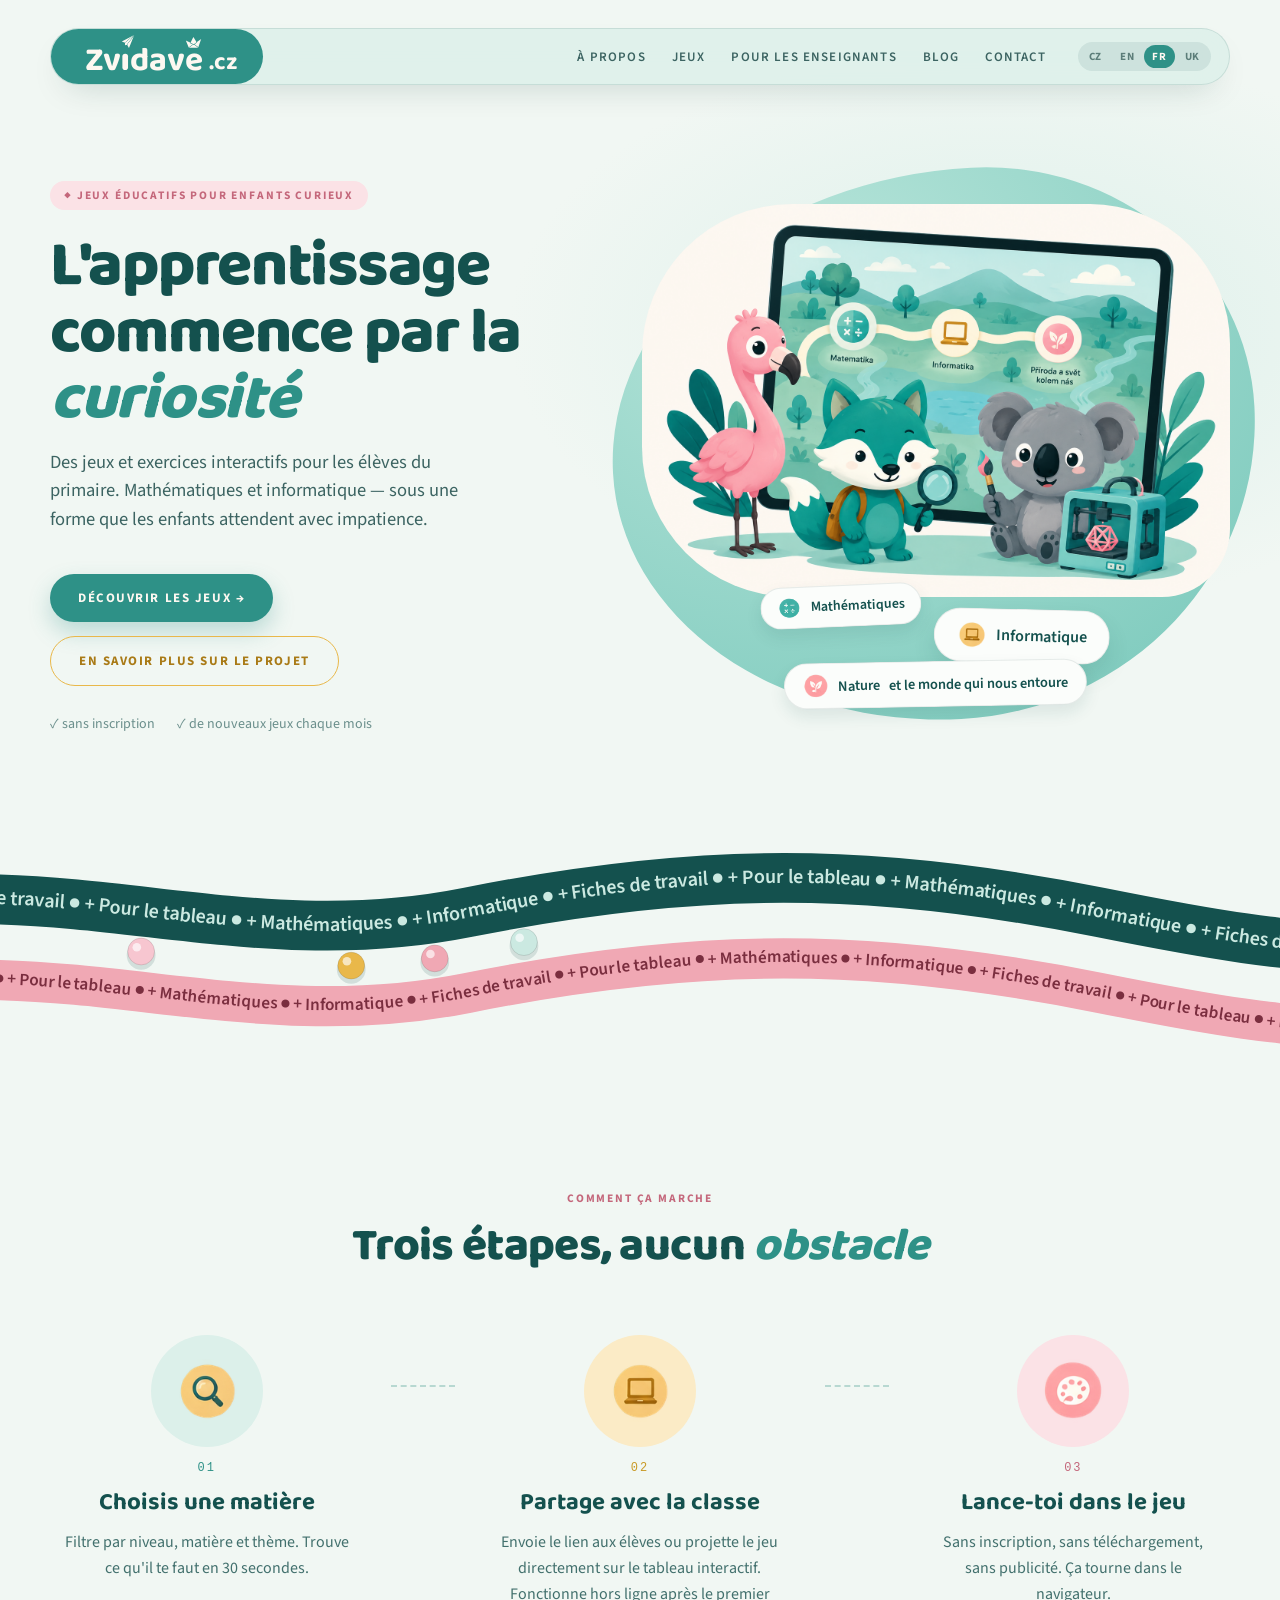
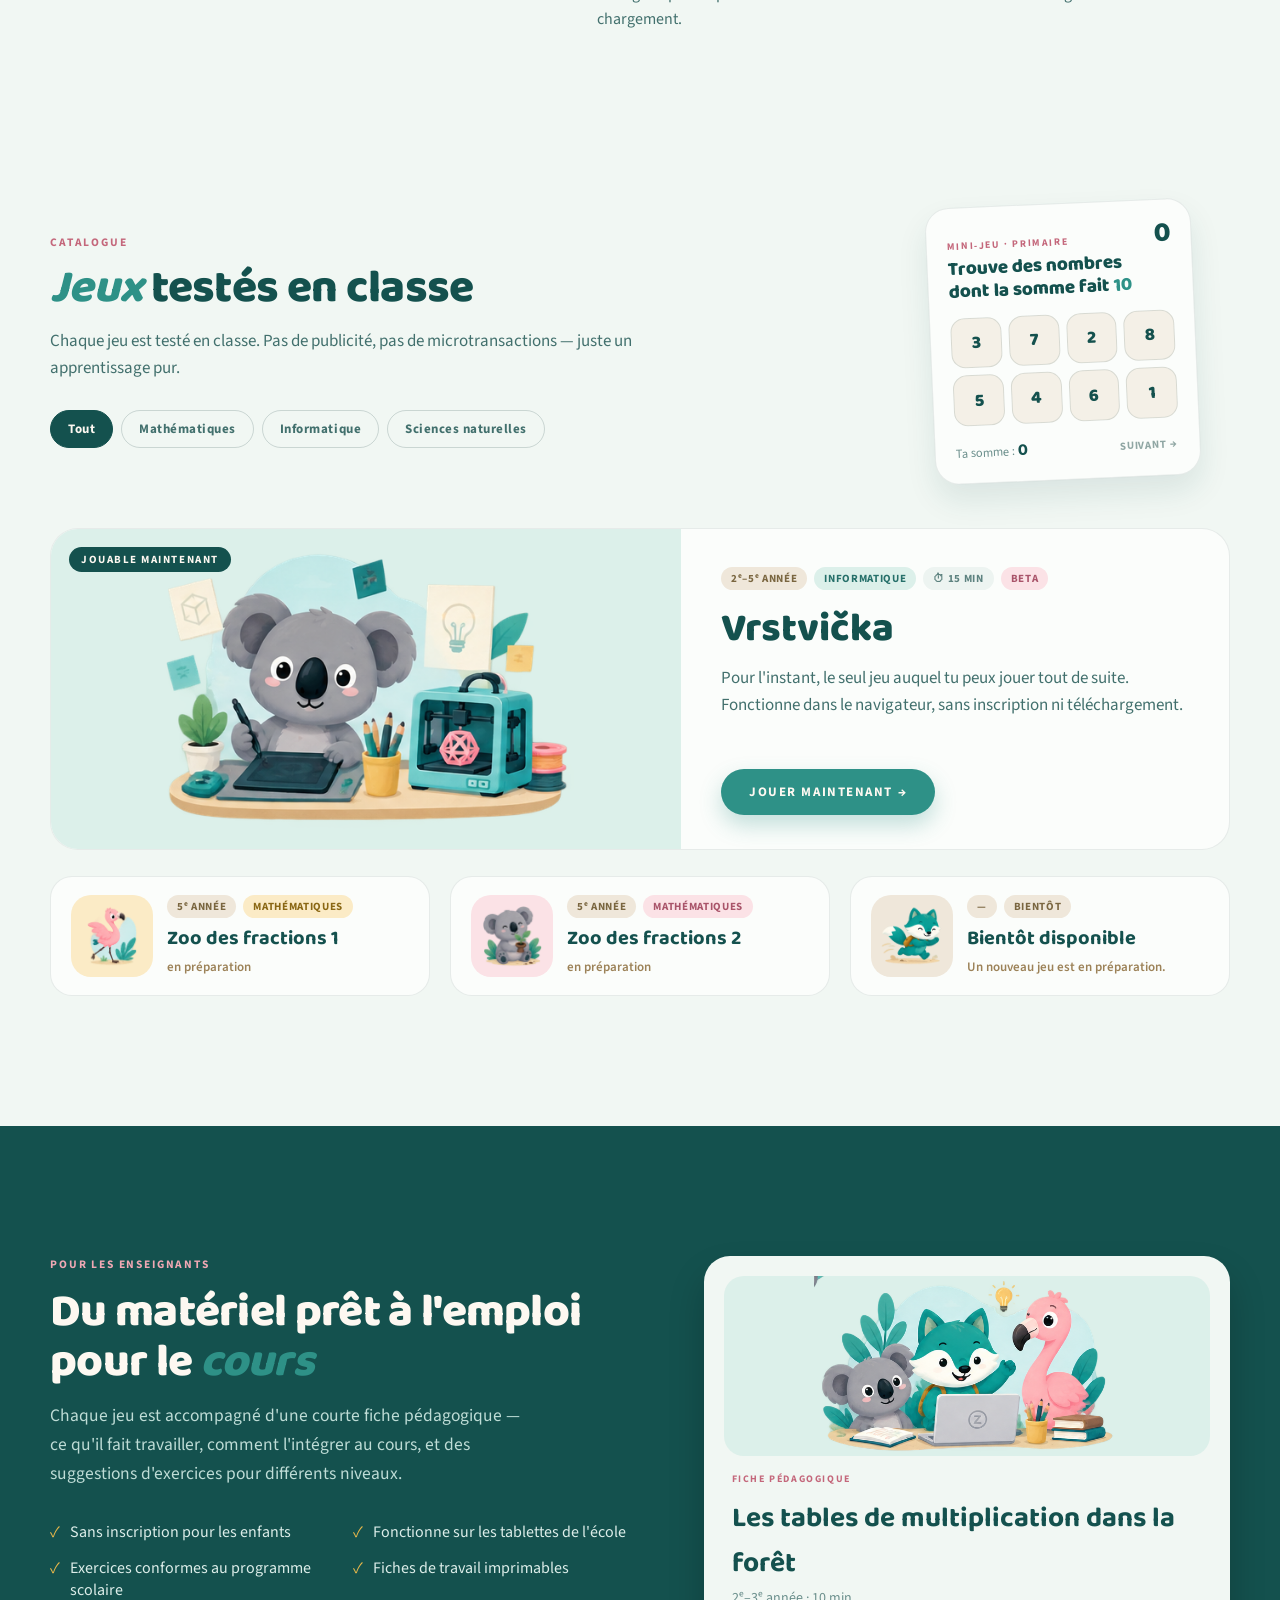
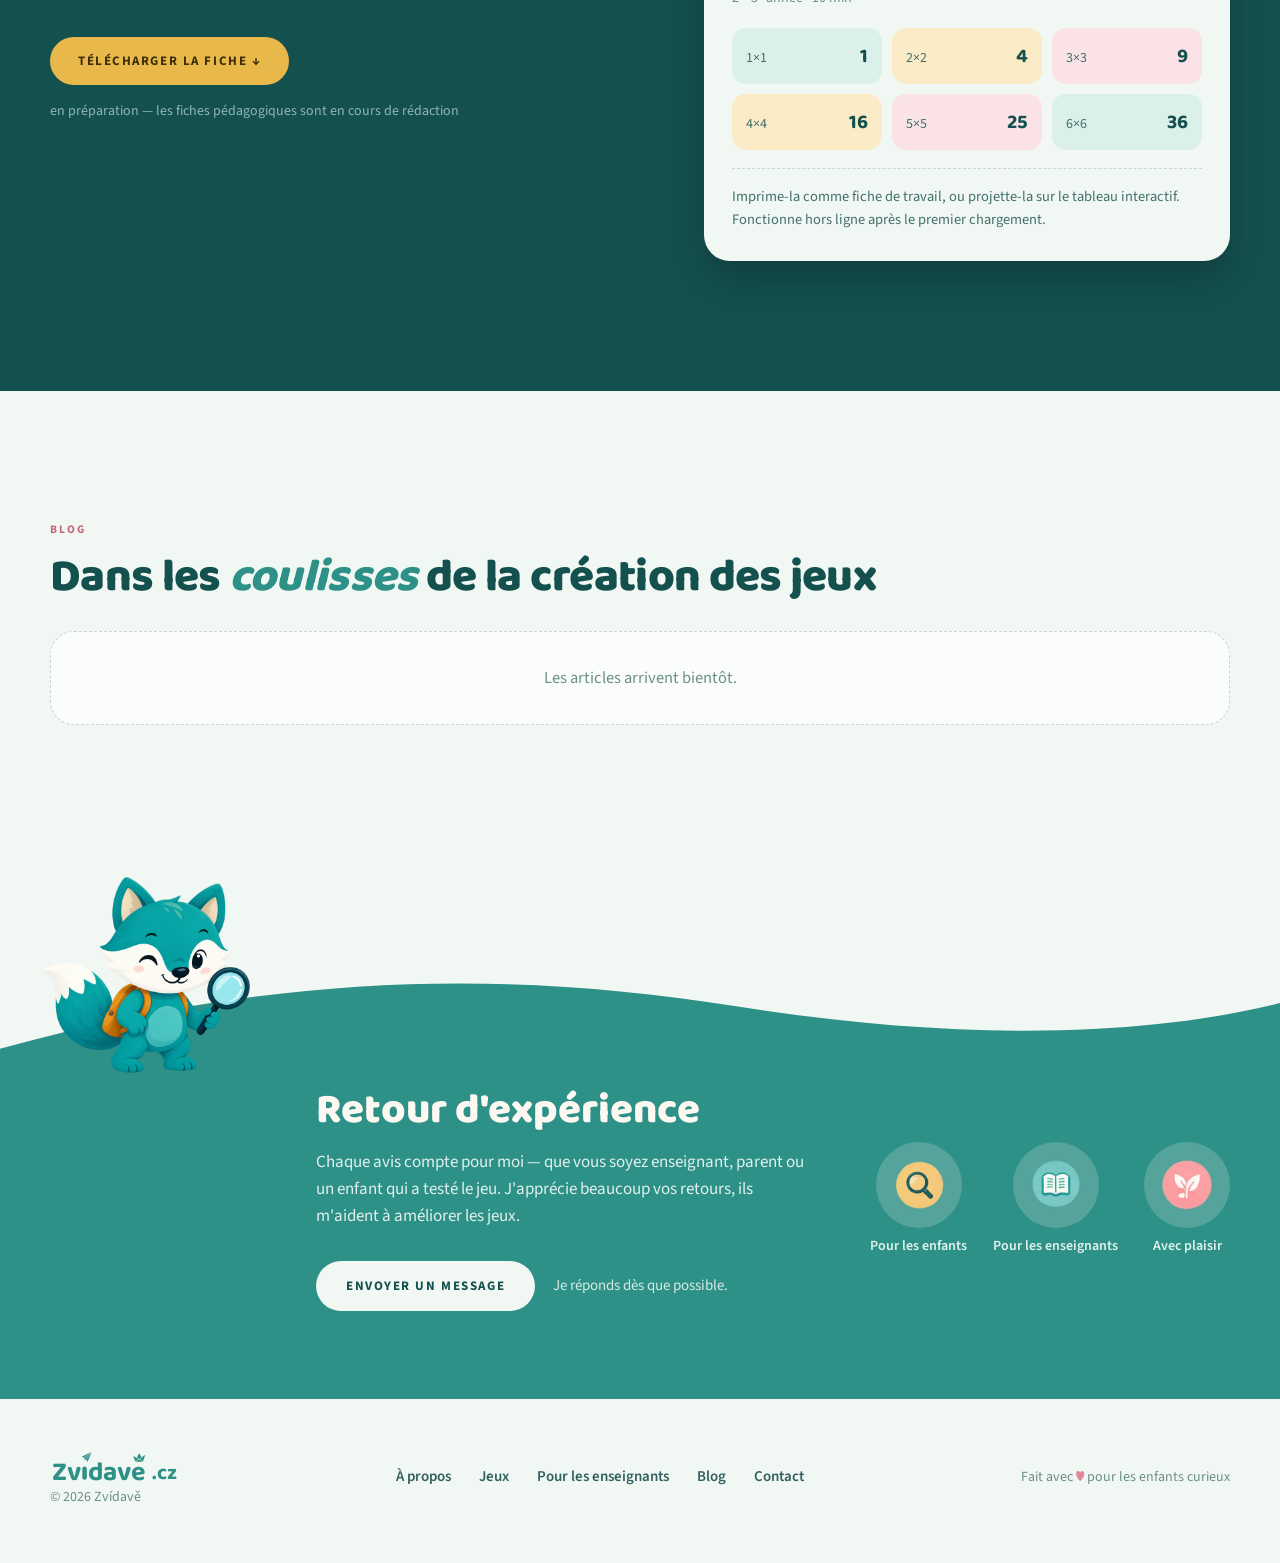
<file: fr/index.html>
<!DOCTYPE html>
<html lang="fr">
<head>
<meta charset="utf-8">
<meta name="viewport" content="width=device-width, initial-scale=1">
<title>Zvídavě.cz — Jeux éducatifs pour enfants curieux</title>
<meta name="description" content="Des jeux et exercices interactifs pour les élèves du primaire. Mathématiques et informatique — sans inscription, sans téléchargement, sans publicité.">
<link rel="preconnect" href="https://fonts.googleapis.com">
<link rel="preconnect" href="https://fonts.gstatic.com" crossorigin>
<link href="https://fonts.googleapis.com/css2?family=Baloo+2:wght@500;600;700;800&family=Source+Sans+3:ital,wght@0,400;0,600;0,700;1,400&display=swap" rel="stylesheet">
<link rel="icon" href="../favicon.ico" sizes="32x32">
<link rel="icon" href="../favicon.svg" type="image/svg+xml">
<link rel="icon" type="image/png" sizes="32x32" href="../favicon-32.png">
<link rel="icon" type="image/png" sizes="16x16" href="../favicon-16.png">
<link rel="stylesheet" href="../css/style.css">
</head>
<body>

<!-- ===== HEADER : MOBILE ===== -->
<header class="zv-header zv-only-mobile">
  <a href="#top" class="zv-logo-badge">
    <svg viewBox="0 30 512 146" class="zv-logo-svg" role="img" aria-label="Zvídavě">
      <text x="30" y="176" font-family="'Baloo 2', cursive" font-size="132" font-weight="700" fill="#FDF8F1"><tspan>Zv</tspan><tspan fill="none">i</tspan><tspan>dav</tspan><tspan>e</tspan></text>
      <rect x="178.7" y="111.3" width="22.3" height="64.7" rx="11.1" fill="#FDF8F1"></rect>
      <g transform="translate(173.2 35.3) scale(0.5544)" class="zv8-bird-btn" data-zv8="fly" style="cursor:pointer"><g class="zv8-bird"><polygon points="94.3,5.4 5.4,50.9 28.8,60.4" fill="#FDF8F1" stroke="#2E9187" stroke-width="6" stroke-linejoin="round" paint-order="stroke"></polygon><polygon points="94.3,5.4 43.1,69.8 43.7,74.1 56.6,97" fill="#FDF8F1" stroke="#2E9187" stroke-width="6" stroke-linejoin="round" paint-order="stroke"></polygon><polygon points="94.3,5.4 28.8,60.4 28.8,77.6 43.7,74.1 43.1,69.8" fill="#FDF8F1" stroke="#2E9187" stroke-width="6" stroke-linejoin="round" paint-order="stroke"></polygon></g></g>
      <g transform="translate(425.9 43.2) scale(0.6600)" class="zv8-boat-btn" data-zv8="rock" style="cursor:pointer"><g class="zv8-boat"><polygon points="4.3,24.6 51.5,47.8 22,68.5" fill="#FDF8F1" stroke="#2E9187" stroke-width="6" stroke-linejoin="round" paint-order="stroke"></polygon><polygon points="95.7,15.9 51.5,47.8 77.6,67.7" fill="#FDF8F1" stroke="#2E9187" stroke-width="6" stroke-linejoin="round" paint-order="stroke"></polygon><polygon points="22,68.5 51.5,47.8 77.6,67.7" fill="#FDF8F1" stroke="#2E9187" stroke-width="6" stroke-linejoin="round" paint-order="stroke"></polygon><polygon points="49.4,4.3 31.9,37.9 51.5,47.8 68.5,34.5" fill="#FDF8F1" stroke="#2E9187" stroke-width="6" stroke-linejoin="round" paint-order="stroke"></polygon></g></g>
    </svg>
    <span class="zv-logo-cz">.cz</span>
  </a>
  <button class="zv-menu-btn" id="zvMenuBtn" aria-label="Menu" aria-expanded="false">
    <svg viewBox="0 0 24 24" width="24" height="24"><path d="M3 6h18M3 12h18M3 18h18" stroke="#14514E" stroke-width="2" stroke-linecap="round"></path></svg>
  </button>
</header>
<nav class="zv-mobile-nav zv-only-mobile" id="zvMobileNav" hidden>
  <a href="#o-projektu">À propos</a>
  <a href="#hry">Jeux</a>
  <a href="#pro-ucitele">Pour les enseignants</a>
  <a href="#blog">Blog</a>
  <a href="#kontakt" class="zv-mobile-nav-last">Contact</a>
  <div class="zv-mobile-lang">
    <a href="../index.html">CZ</a>
    <a href="../en/index.html">EN</a>
    <a href="#top" class="zv-lang-on">FR</a>
    <a href="../uk/index.html">UK</a>
  </div>
</nav>

<!-- ===== HEADER : DESKTOP ===== -->
<header class="zv-header-d zv-only-desktop" id="zvHeaderD">
  <div class="zv-header-d-inner">
    <a href="#top" class="zv-logo-badge zv-logo-badge-d">
      <svg viewBox="0 30 512 146" class="zv-logo-svg-d" role="img" aria-label="Zvídavě">
        <text x="30" y="176" font-family="'Baloo 2', cursive" font-size="132" font-weight="700" fill="#FDF8F1"><tspan>Zv</tspan><tspan fill="none">i</tspan><tspan>dav</tspan><tspan>e</tspan></text>
        <rect x="178.7" y="111.3" width="22.3" height="64.7" rx="11.1" fill="#FDF8F1"></rect>
        <g transform="translate(173.2 35.3) scale(0.5544)" class="zv8-bird-btn" data-zv8="fly" style="cursor:pointer"><g class="zv8-bird"><polygon points="94.3,5.4 5.4,50.9 28.8,60.4" fill="#FDF8F1" stroke="#2E9187" stroke-width="6" stroke-linejoin="round" paint-order="stroke"></polygon><polygon points="94.3,5.4 43.1,69.8 43.7,74.1 56.6,97" fill="#FDF8F1" stroke="#2E9187" stroke-width="6" stroke-linejoin="round" paint-order="stroke"></polygon><polygon points="94.3,5.4 28.8,60.4 28.8,77.6 43.7,74.1 43.1,69.8" fill="#FDF8F1" stroke="#2E9187" stroke-width="6" stroke-linejoin="round" paint-order="stroke"></polygon></g></g>
        <g transform="translate(425.9 43.2) scale(0.6600)" class="zv8-boat-btn" data-zv8="rock" style="cursor:pointer"><g class="zv8-boat"><polygon points="4.3,24.6 51.5,47.8 22,68.5" fill="#FDF8F1" stroke="#2E9187" stroke-width="6" stroke-linejoin="round" paint-order="stroke"></polygon><polygon points="95.7,15.9 51.5,47.8 77.6,67.7" fill="#FDF8F1" stroke="#2E9187" stroke-width="6" stroke-linejoin="round" paint-order="stroke"></polygon><polygon points="22,68.5 51.5,47.8 77.6,67.7" fill="#FDF8F1" stroke="#2E9187" stroke-width="6" stroke-linejoin="round" paint-order="stroke"></polygon><polygon points="49.4,4.3 31.9,37.9 51.5,47.8 68.5,34.5" fill="#FDF8F1" stroke="#2E9187" stroke-width="6" stroke-linejoin="round" paint-order="stroke"></polygon></g></g>
      </svg>
      <span class="zv-logo-cz">.cz</span>
    </a>
    <nav class="zv-nav-d">
      <a href="#o-projektu">À propos</a>
      <a href="#hry">Jeux</a>
      <a href="#pro-ucitele">Pour les enseignants</a>
      <a href="#blog">Blog</a>
      <a href="#kontakt">Contact</a>
    </nav>
    <div class="zv-lang-d">
      <a href="../index.html">CZ</a>
      <a href="../en/index.html">EN</a>
      <a href="#top" class="zv-lang-on">FR</a>
      <a href="../uk/index.html">UK</a>
    </div>
  </div>
</header>

<main>
<!-- ===== HERO ===== -->
<section id="top" class="zv-hero">
  <div class="zv-hero-glow" aria-hidden="true"></div>
  <div class="zv-hero-inner">
    <div class="zv-hero-copy">
      <div class="zv-eyebrow zv-eyebrow-badge zv-eyebrow-pink">◆ Jeux éducatifs pour enfants curieux</div>
      <h1 class="zv-h1">L'apprentissage commence par la <em>curiosité</em></h1>
      <p class="zv-lede">Des jeux et exercices interactifs pour les élèves du primaire. Mathématiques et informatique — sous une forme que les enfants attendent avec impatience.</p>
      <div class="zv-hero-ctas">
        <a href="#hry" class="zv-btn zv-btn-primary">Découvrir les jeux →</a>
        <a href="#o-projektu" class="zv-btn zv-btn-outline">En savoir plus sur le projet</a>
      </div>
      <div class="zv-hero-checks">
        <span>✓ sans inscription</span><span>✓ de nouveaux jeux chaque mois</span>
      </div>
    </div>
    <div class="zv-hero-art">
      <div class="zv-hero-blob" aria-hidden="true"></div>
      <img src="../assets/hero.png" alt="Renard, flamant rose et koala près d'une tablette avec une carte des matières" class="zv-hero-img">
      <div class="zv-hero-pills">
        <span class="zv-pill zv-pill-1"><img src="../assets/ill/ikona-matematika.png" alt="">Mathématiques</span>
        <span class="zv-pill zv-pill-2"><img src="../assets/ill/ikona-informatika.png" alt="">Informatique</span>
        <span class="zv-pill zv-pill-3"><img src="../assets/ill/ikona-priroda.png" alt="">Nature<span class="zv-pill-extra"> et le monde qui nous entoure</span></span>
      </div>
    </div>
  </div>
</section>

<!-- ===== RIBBON : MOBILE marquee ===== -->
<div class="zv-marquee-bar zv-only-mobile">
  <div class="zv-marquee-text">+ Mathématiques &nbsp;●&nbsp; + Informatique &nbsp;●&nbsp; + Fiches de travail &nbsp;●&nbsp; + Pour le tableau &nbsp;●&nbsp; + Mathématiques &nbsp;●&nbsp; + Informatique &nbsp;●&nbsp; + Fiches de travail &nbsp;●&nbsp; + Pour le tableau</div>
</div>

<!-- ===== RIBBON : DESKTOP animated track ===== -->
<div class="zv-track-wrap zv-only-desktop" id="zvTrackWrap">
  <svg viewBox="0 0 1440 240" preserveAspectRatio="xMidYMid slice" class="zv-track-svg" aria-hidden="true">
    <defs>
      <path id="zv-track-a" d="M-120,86 C 120,38 300,134 540,86 S 960,38 1200,86 S 1500,134 1680,86" fill="none"></path>
      <path id="zv-track-c" d="M-120,128 C 120,80 300,176 540,128 S 960,80 1200,128 S 1500,176 1680,128" fill="none"></path>
      <path id="zv-track-b" d="M-120,170 C 120,122 300,218 540,170 S 960,122 1200,170 S 1500,218 1680,170" fill="none"></path>
    </defs>
    <path d="M-120,86 C 120,38 300,134 540,86 S 960,38 1200,86 S 1500,134 1680,86" fill="none" stroke="#14514E" stroke-width="52" stroke-linecap="round"></path>
    <path d="M-120,170 C 120,122 300,218 540,170 S 960,122 1200,170 S 1500,218 1680,170" fill="none" stroke="#F0A8B4" stroke-width="42" stroke-linecap="round"></path>
    <text font-family="Baloo 2, cursive" font-size="21" font-weight="600" fill="#CBE9E1" dominant-baseline="middle">
      <textPath href="#zv-track-a" startOffset="0">+ Mathématiques  ●  + Informatique  ●  + Fiches de travail  ●  + Pour le tableau  ●  + Mathématiques  ●  + Informatique  ●  + Fiches de travail  ●  + Pour le tableau  ●  + Mathématiques  ●  + Informatique  ●  + Fiches de travail  ●  + Pour le tableau  ●  + Mathématiques  ●  + Informatique  ●  + Fiches de travail  ●  + Pour le tableau  ●  + Mathématiques  ●  + Informatique  ●  + Fiches de travail  ●  + Pour le tableau  ●  + Mathématiques  ●  + Informatique  ●  + Fiches de travail  ●  + Pour le tableau  ●  <animate attributeName="startOffset" from="0" to="-1180" dur="26s" repeatCount="indefinite"></animate></textPath>
    </text>
    <text font-family="Baloo 2, cursive" font-size="18" font-weight="600" fill="#7A2E3F" dominant-baseline="middle">
      <textPath href="#zv-track-b" startOffset="-1010">+ Mathématiques  ●  + Informatique  ●  + Fiches de travail  ●  + Pour le tableau  ●  + Mathématiques  ●  + Informatique  ●  + Fiches de travail  ●  + Pour le tableau  ●  + Mathématiques  ●  + Informatique  ●  + Fiches de travail  ●  + Pour le tableau  ●  + Mathématiques  ●  + Informatique  ●  + Fiches de travail  ●  + Pour le tableau  ●  + Mathématiques  ●  + Informatique  ●  + Fiches de travail  ●  + Pour le tableau  ●  + Mathématiques  ●  + Informatique  ●  + Fiches de travail  ●  + Pour le tableau  ●  <animate attributeName="startOffset" from="-1010" to="0" dur="34s" repeatCount="indefinite"></animate></textPath>
    </text>
    <g data-zv-balls="1"></g>
  </svg>
</div>

<!-- ===== À PROPOS / ÉTAPES ===== -->
<section id="o-projektu" class="zv-section">
  <div class="zv-section-inner">
    <div class="zv-section-head zv-center">
      <div class="zv-eyebrow zv-eyebrow-pink">Comment ça marche</div>
      <h2 class="zv-h2">Trois étapes, aucun <em>obstacle</em></h2>
    </div>
    <div class="zv-steps">
      <div class="zv-step">
        <div class="zv-step-icon" style="background:#DCF0EA"><img src="../assets/ill/ikona-lupa.png" alt=""></div>
        <div class="zv-step-body">
          <div class="zv-step-num" style="color:#2E9187">01</div>
          <h3>Choisis une matière</h3>
          <p>Filtre par niveau, matière et thème. Trouve ce qu'il te faut en 30 secondes.</p>
        </div>
      </div>
      <div class="zv-step-connector" aria-hidden="true"></div>
      <div class="zv-step">
        <div class="zv-step-icon" style="background:#FBEBC6"><img src="../assets/ill/ikona-informatika.png" alt=""></div>
        <div class="zv-step-body">
          <div class="zv-step-num" style="color:#C99A26">02</div>
          <h3>Partage avec la classe</h3>
          <p>Envoie le lien aux élèves ou projette le jeu directement sur le tableau interactif. Fonctionne hors ligne après le premier chargement.</p>
        </div>
      </div>
      <div class="zv-step-connector" aria-hidden="true"></div>
      <div class="zv-step">
        <div class="zv-step-icon" style="background:#FBE2E6"><img src="../assets/ill/ikona-vytvarka.png" alt=""></div>
        <div class="zv-step-body">
          <div class="zv-step-num" style="color:#C4677B">03</div>
          <h3>Lance-toi dans le jeu</h3>
          <p>Sans inscription, sans téléchargement, sans publicité. Ça tourne dans le navigateur.</p>
        </div>
      </div>
    </div>
  </div>
</section>

<!-- ===== JEUX ===== -->
<section id="hry" class="zv-section zv-hry">
  <div class="zv-section-inner">
    <div class="zv-hry-top">
      <div class="zv-hry-copy">
        <div class="zv-eyebrow zv-eyebrow-pink">Catalogue</div>
        <h2 class="zv-h2"><em>Jeux</em> testés en classe</h2>
        <p class="zv-body">Chaque jeu est testé en classe. Pas de publicité, pas de microtransactions — juste un apprentissage pur.</p>
        <div class="zv-filters" id="zvFilters">
          <button type="button" class="zv-filter zv-filter-active" data-filter="all">Tout</button>
          <button type="button" class="zv-filter" data-filter="math">Mathématiques</button>
          <button type="button" class="zv-filter" data-filter="cs">Informatique</button>
          <button type="button" class="zv-filter" data-filter="nature">Sciences naturelles</button>
        </div>
      </div>

      <div class="zv-game-float">
        <div class="zv-game-card">
          <div class="zv-game-head">
            <div>
              <div class="zv-eyebrow zv-eyebrow-pink zv-eyebrow-sm">Mini-jeu · primaire</div>
              <h3 class="zv-game-title">Trouve des nombres dont la somme fait <span id="zvTarget" class="zv-target">10</span></h3>
            </div>
            <div id="zvSum" class="zv-sum">0</div>
          </div>
          <div class="zv-tiles" id="zvTiles"></div>
          <div class="zv-game-foot">
            <span class="zv-sum-label">Ta somme : <strong id="zvSumInline" class="zv-sum-inline">0</strong></span>
            <button type="button" id="zvNextRound" class="zv-next">Suivant →</button>
          </div>
        </div>
      </div>
    </div>

    <a href="https://zvidave.cz/cs/hry/vrstvicka.html" class="zv-featured" id="zvFeatured">
      <div class="zv-featured-art">
        <img src="../assets/ill/koala-3dtisk.png" alt="Koala devant un ordinateur avec une imprimante 3D">
        <div class="zv-featured-badge">Jouable maintenant</div>
      </div>
      <div class="zv-featured-body">
        <div class="zv-tag-row">
          <span class="zv-tag" style="background:#EFE7DA;color:#7A6640">2ᵉ–5ᵉ année</span>
          <span class="zv-tag" style="background:#DCF0EA;color:#26706A">Informatique</span>
          <span class="zv-tag" style="background:#EDF4F1;color:#5D827F">⏱ 15 min</span>
          <span class="zv-tag zv-only-desktop" style="background:#FBE2E6;color:#A9546A">Beta</span>
        </div>
        <h3 class="zv-featured-title">Vrstvička</h3>
        <p class="zv-body">Pour l'instant, le seul jeu auquel tu peux jouer tout de suite. Fonctionne dans le navigateur, sans inscription ni téléchargement.</p>
        <div class="zv-featured-cta"><span class="zv-btn zv-btn-primary">Jouer maintenant →</span></div>
      </div>
    </a>

    <div class="zv-empty" id="zvEmpty" hidden>Les jeux de sciences naturelles sont encore en préparation.</div>

    <div class="zv-rest-games" id="zvRestGames"></div>
  </div>
</section>

<!-- ===== POUR LES ENSEIGNANTS ===== -->
<section id="pro-ucitele" class="zv-section zv-teal">
  <div class="zv-section-inner zv-teacher-grid">
    <div>
      <div class="zv-eyebrow zv-eyebrow-rose">Pour les enseignants</div>
      <h2 class="zv-h2 zv-h2-light">Du matériel prêt à l'emploi pour le <em class="zv-em-light">cours</em></h2>
      <p class="zv-body zv-body-light">Chaque jeu est accompagné d'une courte fiche pédagogique — ce qu'il fait travailler, comment l'intégrer au cours, et des suggestions d'exercices pour différents niveaux.</p>
      <ul class="zv-teacher-list">
        <li><span class="zv-check">✓</span>Sans inscription pour les enfants</li>
        <li><span class="zv-check">✓</span>Fonctionne sur les tablettes de l'école</li>
        <li><span class="zv-check">✓</span>Exercices conformes au programme scolaire</li>
        <li><span class="zv-check">✓</span>Fiches de travail imprimables</li>
      </ul>
      <div class="zv-teacher-cta">
        <a href="#kontakt" class="zv-btn zv-btn-gold">Télécharger la fiche ↓</a>
        <span class="zv-note">en préparation — les fiches pédagogiques sont en cours de rédaction</span>
      </div>
    </div>

    <div class="zv-worksheet">
      <div class="zv-worksheet-art" role="img" aria-label="Renard, koala et flamant rose devant un ordinateur portable"></div>
      <div class="zv-eyebrow zv-eyebrow-pink zv-eyebrow-sm">Fiche pédagogique</div>
      <h3 class="zv-worksheet-title">Les tables de multiplication dans la forêt</h3>
      <div class="zv-worksheet-meta">2ᵉ–3ᵉ année · 10 min</div>
      <div class="zv-tables">
        <div class="zv-table-cell" style="background:#DCF0EA"><span>1×1</span><strong>1</strong></div>
        <div class="zv-table-cell" style="background:#FBEBC6"><span>2×2</span><strong>4</strong></div>
        <div class="zv-table-cell" style="background:#FBE2E6"><span>3×3</span><strong>9</strong></div>
        <div class="zv-table-cell" style="background:#FBEBC6"><span>4×4</span><strong>16</strong></div>
        <div class="zv-table-cell" style="background:#FBE2E6"><span>5×5</span><strong>25</strong></div>
        <div class="zv-table-cell" style="background:#DCF0EA"><span>6×6</span><strong>36</strong></div>
      </div>
      <div class="zv-worksheet-foot zv-only-desktop">Imprime-la comme fiche de travail, ou projette-la sur le tableau interactif. Fonctionne hors ligne après le premier chargement.</div>
    </div>
  </div>
</section>

<!-- ===== BLOG ===== -->
<section id="blog" class="zv-section">
  <div class="zv-section-inner">
    <div class="zv-blog-head">
      <div>
        <div class="zv-eyebrow zv-eyebrow-pink">Blog</div>
        <h2 class="zv-h2">Dans les <em>coulisses</em> de la création des jeux</h2>
      </div>
    </div>
    <div class="zv-empty">Les articles arrivent bientôt.</div>
  </div>
</section>

<!-- ===== CONTACT ===== -->
<section id="kontakt" class="zv-kontakt">
  <svg viewBox="0 0 1440 150" preserveAspectRatio="none" class="zv-kontakt-wave zv-only-desktop" aria-hidden="true"><path d="M0,118 C300,34 560,26 830,70 C1080,110 1290,104 1440,66 L1440,150 L0,150 Z" fill="#2E9187"></path></svg>
  <img src="../assets/ill/liska-cta.png" alt="Renard curieux avec une loupe" class="zv-kontakt-fox zv-only-desktop">
  <div class="zv-kontakt-inner">
    <div class="zv-section-inner zv-kontakt-grid">
      <div class="zv-kontakt-spacer zv-only-desktop" aria-hidden="true"></div>
      <div>
        <h2 class="zv-h2-kontakt">Retour d'expérience</h2>
        <p class="zv-body zv-body-kontakt">Chaque avis compte pour moi — que vous soyez enseignant, parent ou un enfant qui a testé le jeu. J'apprécie beaucoup vos retours, ils m'aident à améliorer les jeux.</p>
        <div class="zv-kontakt-cta">
          <a href="mailto:barborah@skolavela.cz" class="zv-btn zv-btn-light">Envoyer un message</a>
          <span class="zv-note zv-note-light">Je réponds dès que possible.</span>
        </div>
      </div>
      <div class="zv-audience">
        <div class="zv-audience-item">
          <div class="zv-audience-icon"><img src="../assets/ill/ikona-lupa.png" alt=""></div>
          <div>Pour les enfants</div>
        </div>
        <div class="zv-audience-item">
          <div class="zv-audience-icon"><img src="../assets/ill/ikona-cteni.png" alt=""></div>
          <div>Pour les enseignants</div>
        </div>
        <div class="zv-audience-item">
          <div class="zv-audience-icon"><img src="../assets/ill/ikona-priroda.png" alt=""></div>
          <div>Avec plaisir</div>
        </div>
      </div>
    </div>
  </div>
</section>
</main>

<footer class="zv-footer">
  <div class="zv-footer-inner">
    <div class="zv-footer-brand">
      <div class="zv-footer-logo">
        <svg viewBox="0 30 512 146" class="zv-footer-logo-svg" role="img" aria-label="Zvídavě">
          <text x="30" y="176" font-family="'Baloo 2', cursive" font-size="132" font-weight="700" fill="#2E9187"><tspan>Zv</tspan><tspan fill="none">i</tspan><tspan>dav</tspan><tspan>e</tspan></text>
          <rect x="178.7" y="111.3" width="22.3" height="64.7" rx="11.1" fill="#2E9187"></rect>
          <g transform="translate(173.2 35.3) scale(0.5544)"><polygon points="94.3,5.4 5.4,50.9 28.8,60.4" fill="#2E9187" stroke="#F1F7F3" stroke-width="6" stroke-linejoin="round" paint-order="stroke"></polygon><polygon points="94.3,5.4 43.1,69.8 43.7,74.1 56.6,97" fill="#2E9187" stroke="#F1F7F3" stroke-width="6" stroke-linejoin="round" paint-order="stroke"></polygon><polygon points="94.3,5.4 28.8,60.4 28.8,77.6 43.7,74.1 43.1,69.8" fill="#2E9187" stroke="#F1F7F3" stroke-width="6" stroke-linejoin="round" paint-order="stroke"></polygon></g>
          <g transform="translate(425.9 43.2) scale(0.6600)"><polygon points="4.3,24.6 51.5,47.8 22,68.5" fill="#2E9187" stroke="#F1F7F3" stroke-width="6" stroke-linejoin="round" paint-order="stroke"></polygon><polygon points="95.7,15.9 51.5,47.8 77.6,67.7" fill="#2E9187" stroke="#F1F7F3" stroke-width="6" stroke-linejoin="round" paint-order="stroke"></polygon><polygon points="22,68.5 51.5,47.8 77.6,67.7" fill="#2E9187" stroke="#F1F7F3" stroke-width="6" stroke-linejoin="round" paint-order="stroke"></polygon><polygon points="49.4,4.3 31.9,37.9 51.5,47.8 68.5,34.5" fill="#2E9187" stroke="#F1F7F3" stroke-width="6" stroke-linejoin="round" paint-order="stroke"></polygon></g>
        </svg>
        <span class="zv-footer-cz">.cz</span>
      </div>
      <div class="zv-footer-copy">© 2026 Zvídavě</div>
    </div>
    <nav class="zv-footer-nav">
      <a href="#o-projektu">À propos</a>
      <a href="#hry">Jeux</a>
      <a href="#pro-ucitele">Pour les enseignants</a>
      <a href="#blog">Blog</a>
      <a href="#kontakt">Contact</a>
    </nav>
    <div class="zv-footer-made">Fait avec <span class="zv-heart">♥</span> pour les enfants curieux</div>
  </div>
</footer>

<script src="js/games-data.js"></script>
<script src="../js/main.js"></script>
</body>
</html>
</file>
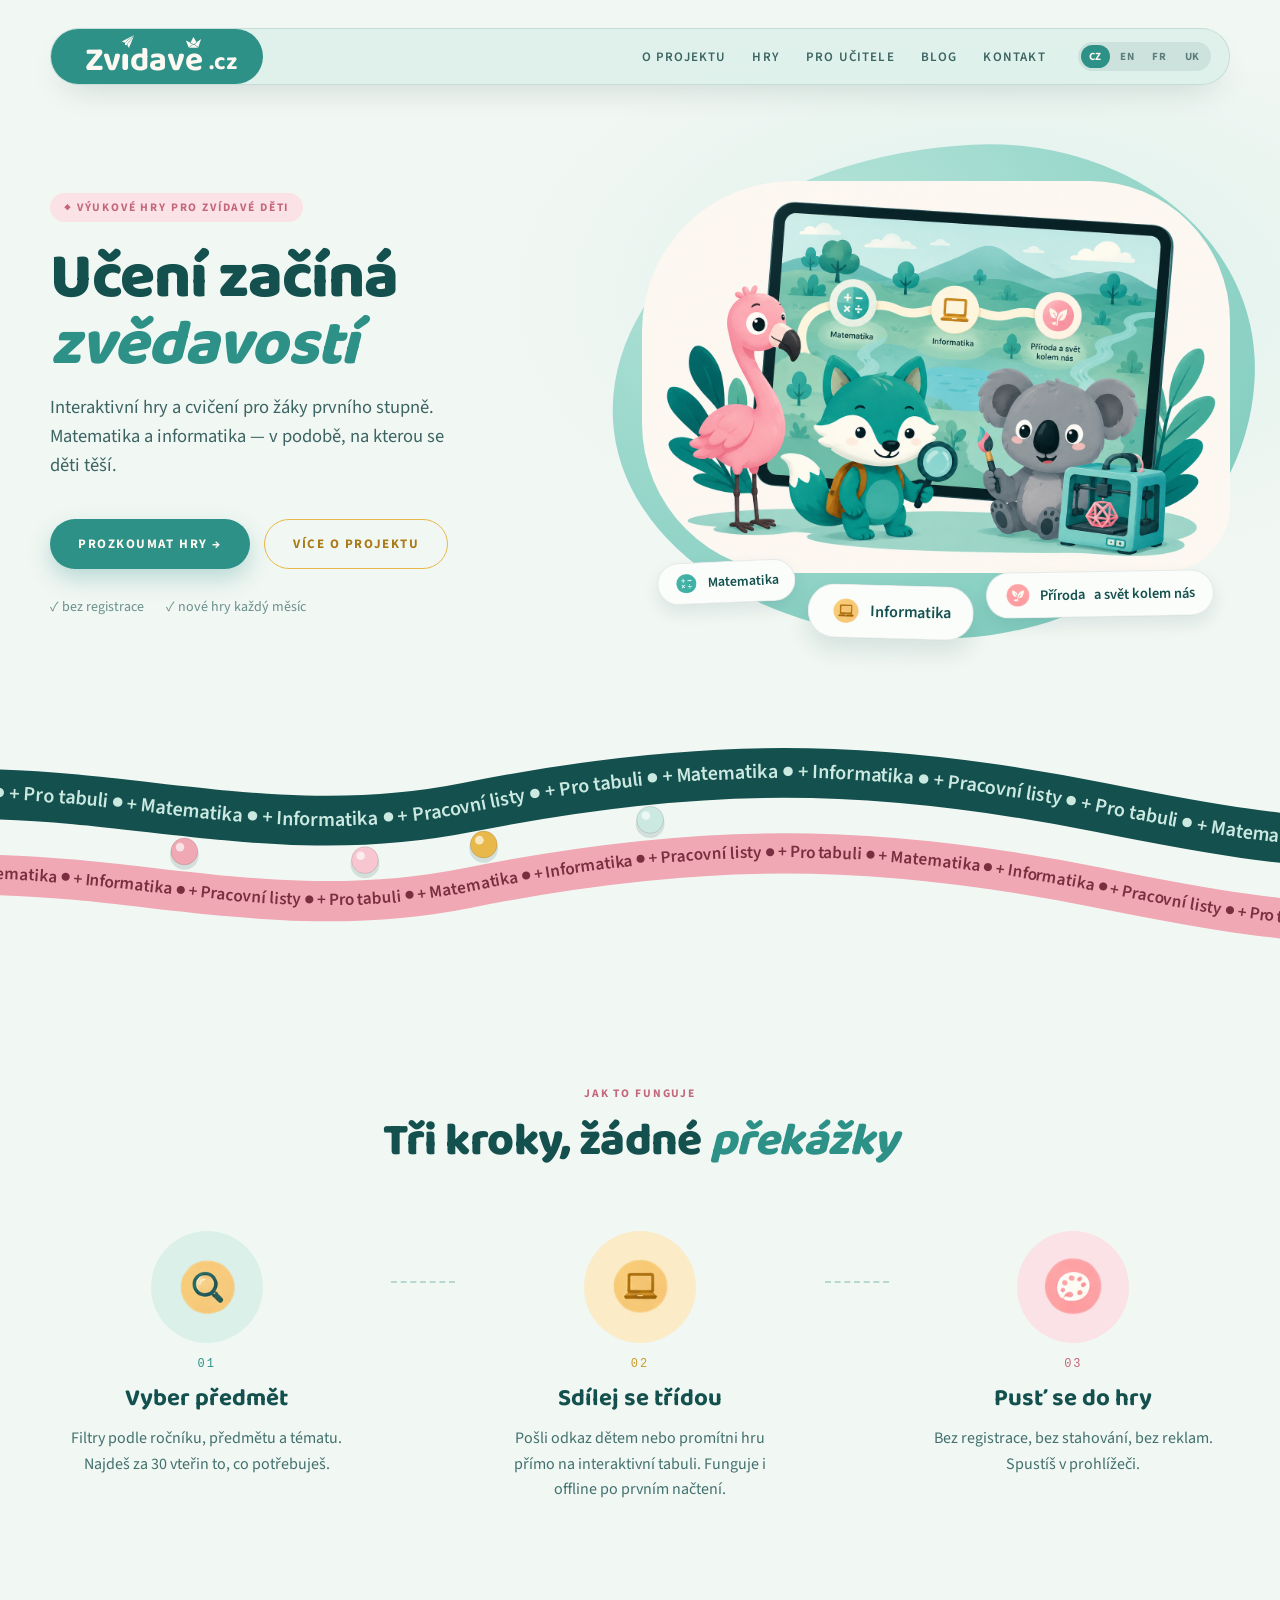
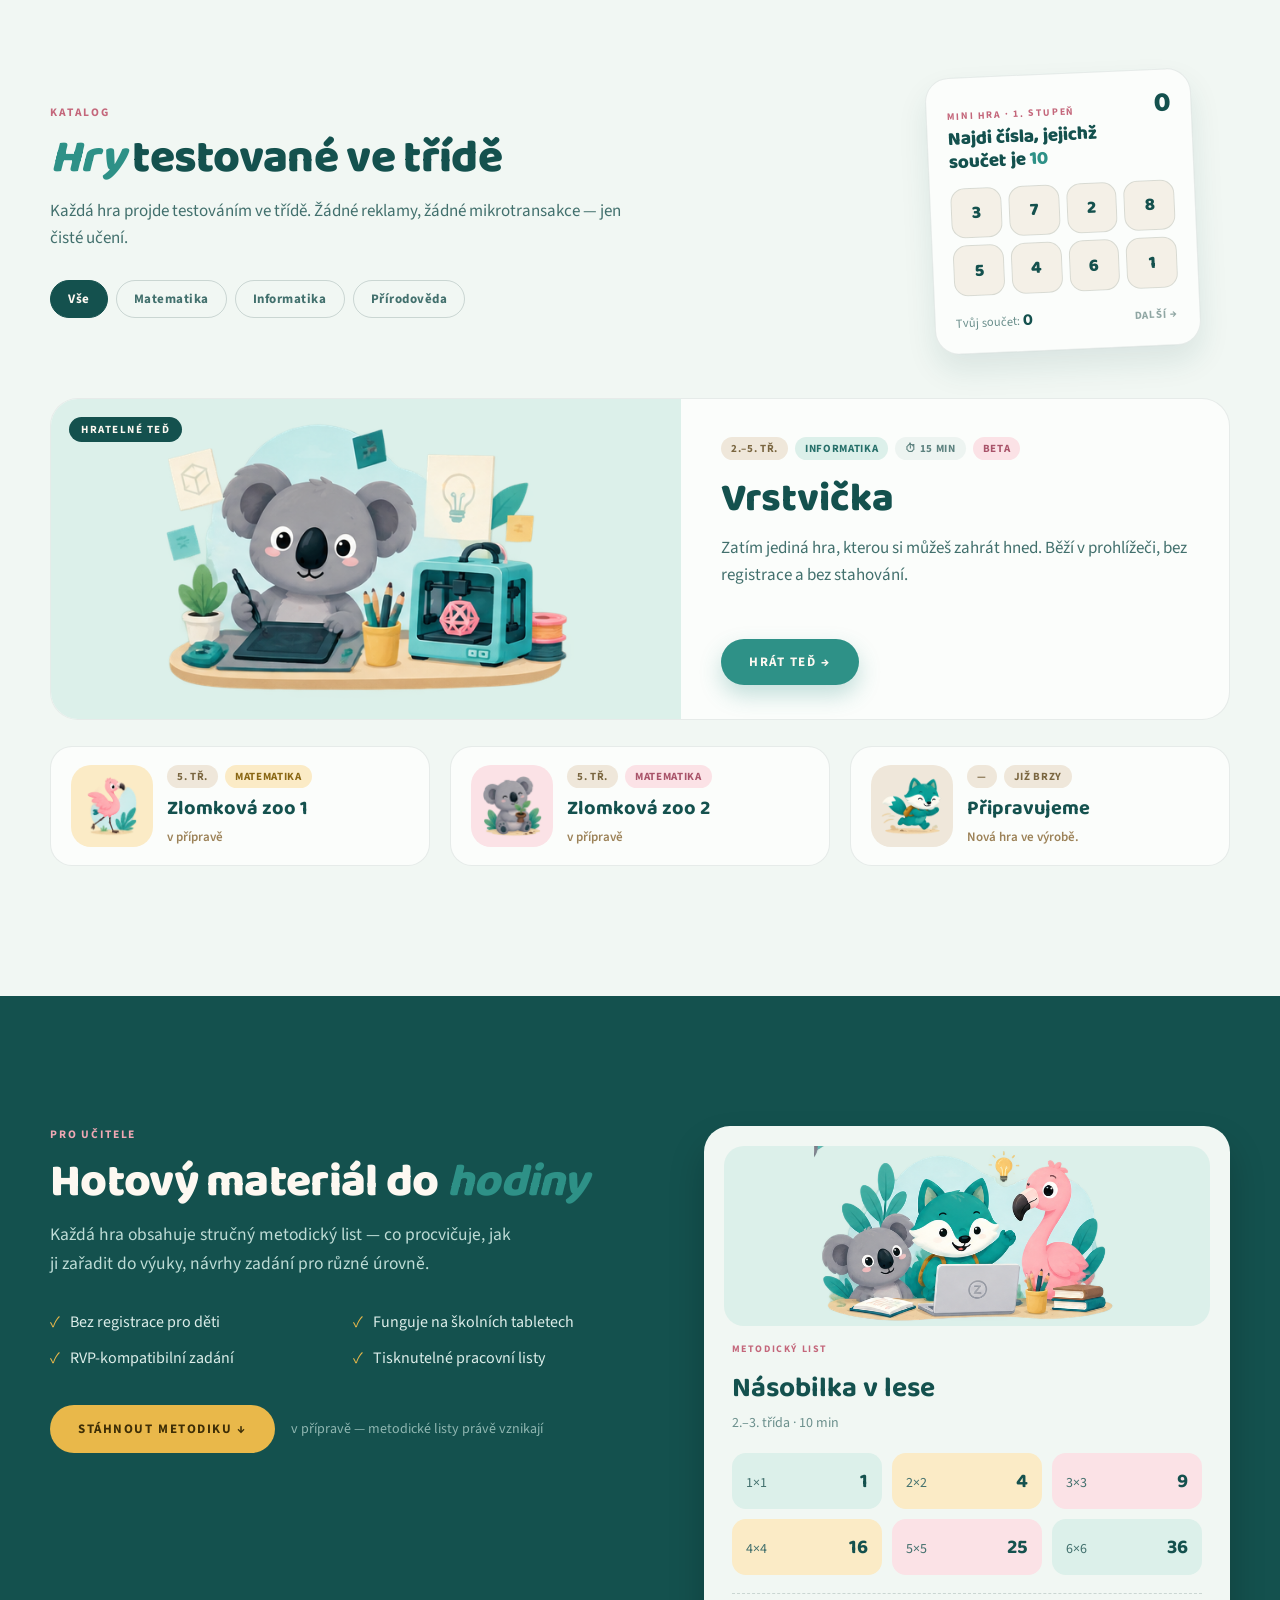
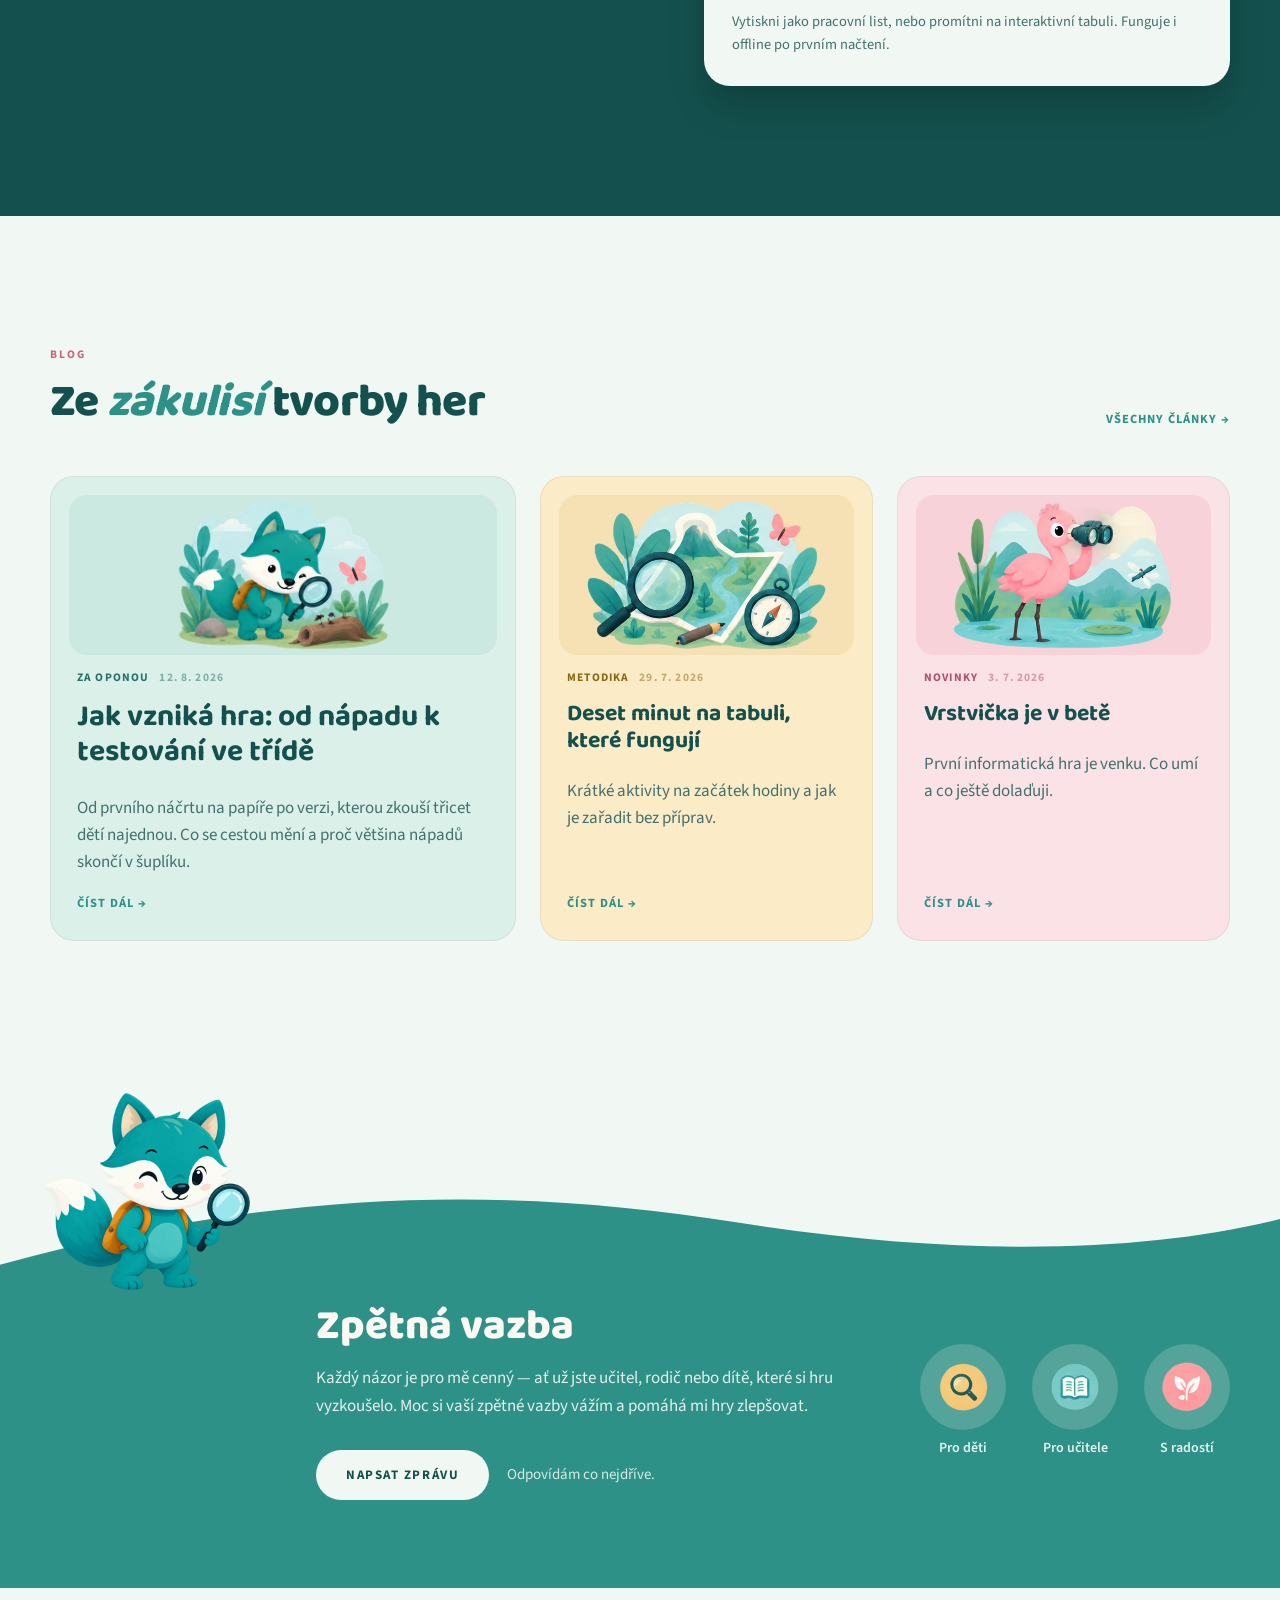
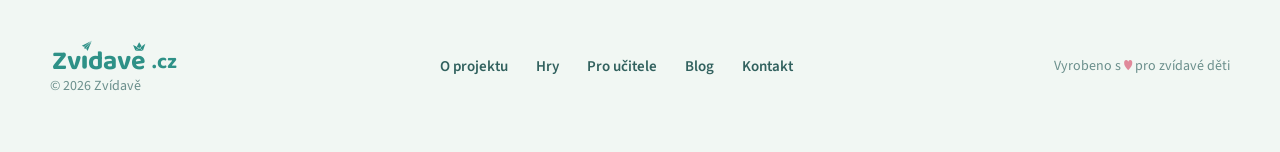
<file: site/index.html>
<!DOCTYPE html>
<html lang="cs">
<head>
<meta charset="utf-8">
<meta name="viewport" content="width=device-width, initial-scale=1">
<title>Zvídavě.cz — Výukové hry pro zvídavé děti</title>
<meta name="description" content="Interaktivní hry a cvičení pro žáky prvního stupně. Matematika a informatika — bez registrace, bez stahování, bez reklam.">
<link rel="preconnect" href="https://fonts.googleapis.com">
<link rel="preconnect" href="https://fonts.gstatic.com" crossorigin>
<link href="https://fonts.googleapis.com/css2?family=Baloo+2:wght@500;600;700;800&family=Source+Sans+3:ital,wght@0,400;0,600;0,700;1,400&display=swap" rel="stylesheet">
<link rel="stylesheet" href="css/style.css">
</head>
<body>

<!-- ===== HEADER : MOBILE ===== -->
<header class="zv-header zv-only-mobile">
  <a href="#top" class="zv-logo-badge">
    <svg viewBox="0 30 512 146" class="zv-logo-svg" role="img" aria-label="Zvídavě">
      <text x="30" y="176" font-family="'Baloo 2', cursive" font-size="132" font-weight="700" fill="#FDF8F1"><tspan>Zv</tspan><tspan fill="none">i</tspan><tspan>dav</tspan><tspan>e</tspan></text>
      <rect x="178.7" y="111.3" width="22.3" height="64.7" rx="11.1" fill="#FDF8F1"></rect>
      <g transform="translate(173.2 35.3) scale(0.5544)" class="zv8-bird-btn" data-zv8="fly" style="cursor:pointer"><g class="zv8-bird"><polygon points="94.3,5.4 5.4,50.9 28.8,60.4" fill="#FDF8F1" stroke="#2E9187" stroke-width="6" stroke-linejoin="round" paint-order="stroke"></polygon><polygon points="94.3,5.4 43.1,69.8 43.7,74.1 56.6,97" fill="#FDF8F1" stroke="#2E9187" stroke-width="6" stroke-linejoin="round" paint-order="stroke"></polygon><polygon points="94.3,5.4 28.8,60.4 28.8,77.6 43.7,74.1 43.1,69.8" fill="#FDF8F1" stroke="#2E9187" stroke-width="6" stroke-linejoin="round" paint-order="stroke"></polygon></g></g>
      <g transform="translate(425.9 43.2) scale(0.6600)" class="zv8-boat-btn" data-zv8="rock" style="cursor:pointer"><g class="zv8-boat"><polygon points="4.3,24.6 51.5,47.8 22,68.5" fill="#FDF8F1" stroke="#2E9187" stroke-width="6" stroke-linejoin="round" paint-order="stroke"></polygon><polygon points="95.7,15.9 51.5,47.8 77.6,67.7" fill="#FDF8F1" stroke="#2E9187" stroke-width="6" stroke-linejoin="round" paint-order="stroke"></polygon><polygon points="22,68.5 51.5,47.8 77.6,67.7" fill="#FDF8F1" stroke="#2E9187" stroke-width="6" stroke-linejoin="round" paint-order="stroke"></polygon><polygon points="49.4,4.3 31.9,37.9 51.5,47.8 68.5,34.5" fill="#FDF8F1" stroke="#2E9187" stroke-width="6" stroke-linejoin="round" paint-order="stroke"></polygon></g></g>
    </svg>
    <span class="zv-logo-cz">.cz</span>
  </a>
  <button class="zv-menu-btn" id="zvMenuBtn" aria-label="Menu" aria-expanded="false">
    <svg viewBox="0 0 24 24" width="24" height="24"><path d="M3 6h18M3 12h18M3 18h18" stroke="#14514E" stroke-width="2" stroke-linecap="round"></path></svg>
  </button>
</header>
<nav class="zv-mobile-nav zv-only-mobile" id="zvMobileNav" hidden>
  <a href="#o-projektu">O projektu</a>
  <a href="#hry">Hry</a>
  <a href="#pro-ucitele">Pro učitele</a>
  <a href="#blog">Blog</a>
  <a href="#kontakt" class="zv-mobile-nav-last">Kontakt</a>
</nav>

<!-- ===== HEADER : DESKTOP ===== -->
<header class="zv-header-d zv-only-desktop" id="zvHeaderD">
  <div class="zv-header-d-inner">
    <a href="#top" class="zv-logo-badge zv-logo-badge-d">
      <svg viewBox="0 30 512 146" class="zv-logo-svg-d" role="img" aria-label="Zvídavě">
        <text x="30" y="176" font-family="'Baloo 2', cursive" font-size="132" font-weight="700" fill="#FDF8F1"><tspan>Zv</tspan><tspan fill="none">i</tspan><tspan>dav</tspan><tspan>e</tspan></text>
        <rect x="178.7" y="111.3" width="22.3" height="64.7" rx="11.1" fill="#FDF8F1"></rect>
        <g transform="translate(173.2 35.3) scale(0.5544)" class="zv8-bird-btn" data-zv8="fly" style="cursor:pointer"><g class="zv8-bird"><polygon points="94.3,5.4 5.4,50.9 28.8,60.4" fill="#FDF8F1" stroke="#2E9187" stroke-width="6" stroke-linejoin="round" paint-order="stroke"></polygon><polygon points="94.3,5.4 43.1,69.8 43.7,74.1 56.6,97" fill="#FDF8F1" stroke="#2E9187" stroke-width="6" stroke-linejoin="round" paint-order="stroke"></polygon><polygon points="94.3,5.4 28.8,60.4 28.8,77.6 43.7,74.1 43.1,69.8" fill="#FDF8F1" stroke="#2E9187" stroke-width="6" stroke-linejoin="round" paint-order="stroke"></polygon></g></g>
        <g transform="translate(425.9 43.2) scale(0.6600)" class="zv8-boat-btn" data-zv8="rock" style="cursor:pointer"><g class="zv8-boat"><polygon points="4.3,24.6 51.5,47.8 22,68.5" fill="#FDF8F1" stroke="#2E9187" stroke-width="6" stroke-linejoin="round" paint-order="stroke"></polygon><polygon points="95.7,15.9 51.5,47.8 77.6,67.7" fill="#FDF8F1" stroke="#2E9187" stroke-width="6" stroke-linejoin="round" paint-order="stroke"></polygon><polygon points="22,68.5 51.5,47.8 77.6,67.7" fill="#FDF8F1" stroke="#2E9187" stroke-width="6" stroke-linejoin="round" paint-order="stroke"></polygon><polygon points="49.4,4.3 31.9,37.9 51.5,47.8 68.5,34.5" fill="#FDF8F1" stroke="#2E9187" stroke-width="6" stroke-linejoin="round" paint-order="stroke"></polygon></g></g>
      </svg>
      <span class="zv-logo-cz">.cz</span>
    </a>
    <nav class="zv-nav-d">
      <a href="#o-projektu">O projektu</a>
      <a href="#hry">Hry</a>
      <a href="#pro-ucitele">Pro učitele</a>
      <a href="#blog">Blog</a>
      <a href="#kontakt">Kontakt</a>
    </nav>
    <div class="zv-lang-d">
      <a href="#top" class="zv-lang-on">CZ</a>
      <a href="#top">EN</a>
      <a href="#top">FR</a>
      <a href="#top">UK</a>
    </div>
  </div>
</header>

<main>
<!-- ===== HERO ===== -->
<section id="top" class="zv-hero">
  <div class="zv-hero-glow" aria-hidden="true"></div>
  <div class="zv-hero-inner">
    <div class="zv-hero-copy">
      <div class="zv-eyebrow zv-eyebrow-badge zv-eyebrow-pink">◆ Výukové hry pro zvídavé děti</div>
      <h1 class="zv-h1">Učení začíná <em>zvědavostí</em></h1>
      <p class="zv-lede">Interaktivní hry a cvičení pro žáky prvního stupně. Matematika a informatika — v podobě, na kterou se děti těší.</p>
      <div class="zv-hero-ctas">
        <a href="#hry" class="zv-btn zv-btn-primary">Prozkoumat hry →</a>
        <a href="#o-projektu" class="zv-btn zv-btn-outline">Více o projektu</a>
      </div>
      <div class="zv-hero-checks">
        <span>✓ bez registrace</span><span>✓ nové hry každý měsíc</span>
      </div>
    </div>
    <div class="zv-hero-art">
      <div class="zv-hero-blob" aria-hidden="true"></div>
      <img src="assets/hero.png" alt="Liška, plameňák a koala u tabletu s mapou předmětů" class="zv-hero-img">
      <div class="zv-hero-pills">
        <span class="zv-pill zv-pill-1"><img src="assets/ill/ikona-matematika.png" alt="">Matematika</span>
        <span class="zv-pill zv-pill-2"><img src="assets/ill/ikona-informatika.png" alt="">Informatika</span>
        <span class="zv-pill zv-pill-3"><img src="assets/ill/ikona-priroda.png" alt="">Příroda<span class="zv-pill-extra"> a svět kolem nás</span></span>
      </div>
    </div>
  </div>
</section>

<!-- ===== RIBBON : MOBILE marquee ===== -->
<div class="zv-marquee-bar zv-only-mobile">
  <div class="zv-marquee-text">+ Matematika &nbsp;●&nbsp; + Informatika &nbsp;●&nbsp; + Pracovní listy &nbsp;●&nbsp; + Pro tabuli &nbsp;●&nbsp; + Matematika &nbsp;●&nbsp; + Informatika &nbsp;●&nbsp; + Pracovní listy &nbsp;●&nbsp; + Pro tabuli</div>
</div>

<!-- ===== RIBBON : DESKTOP animated track ===== -->
<div class="zv-track-wrap zv-only-desktop" id="zvTrackWrap">
  <svg viewBox="0 0 1440 240" preserveAspectRatio="xMidYMid slice" class="zv-track-svg" aria-hidden="true">
    <defs>
      <path id="zv-track-a" d="M-120,86 C 120,38 300,134 540,86 S 960,38 1200,86 S 1500,134 1680,86" fill="none"></path>
      <path id="zv-track-c" d="M-120,128 C 120,80 300,176 540,128 S 960,80 1200,128 S 1500,176 1680,128" fill="none"></path>
      <path id="zv-track-b" d="M-120,170 C 120,122 300,218 540,170 S 960,122 1200,170 S 1500,218 1680,170" fill="none"></path>
    </defs>
    <path d="M-120,86 C 120,38 300,134 540,86 S 960,38 1200,86 S 1500,134 1680,86" fill="none" stroke="#14514E" stroke-width="52" stroke-linecap="round"></path>
    <path d="M-120,170 C 120,122 300,218 540,170 S 960,122 1200,170 S 1500,218 1680,170" fill="none" stroke="#F0A8B4" stroke-width="42" stroke-linecap="round"></path>
    <text font-family="Baloo 2, cursive" font-size="21" font-weight="600" fill="#CBE9E1" dominant-baseline="middle">
      <textPath href="#zv-track-a" startOffset="0">+ Matematika  ●  + Informatika  ●  + Pracovní listy  ●  + Pro tabuli  ●  + Matematika  ●  + Informatika  ●  + Pracovní listy  ●  + Pro tabuli  ●  + Matematika  ●  + Informatika  ●  + Pracovní listy  ●  + Pro tabuli  ●  + Matematika  ●  + Informatika  ●  + Pracovní listy  ●  + Pro tabuli  ●  + Matematika  ●  + Informatika  ●  + Pracovní listy  ●  + Pro tabuli  ●  + Matematika  ●  + Informatika  ●  + Pracovní listy  ●  + Pro tabuli  ●  <animate attributeName="startOffset" from="0" to="-1180" dur="26s" repeatCount="indefinite"></animate></textPath>
    </text>
    <text font-family="Baloo 2, cursive" font-size="18" font-weight="600" fill="#7A2E3F" dominant-baseline="middle">
      <textPath href="#zv-track-b" startOffset="-1010">+ Matematika  ●  + Informatika  ●  + Pracovní listy  ●  + Pro tabuli  ●  + Matematika  ●  + Informatika  ●  + Pracovní listy  ●  + Pro tabuli  ●  + Matematika  ●  + Informatika  ●  + Pracovní listy  ●  + Pro tabuli  ●  + Matematika  ●  + Informatika  ●  + Pracovní listy  ●  + Pro tabuli  ●  + Matematika  ●  + Informatika  ●  + Pracovní listy  ●  + Pro tabuli  ●  + Matematika  ●  + Informatika  ●  + Pracovní listy  ●  + Pro tabuli  ●  <animate attributeName="startOffset" from="-1010" to="0" dur="34s" repeatCount="indefinite"></animate></textPath>
    </text>
    <g data-zv-balls="1"></g>
  </svg>
</div>

<!-- ===== O PROJEKTU / STEPS ===== -->
<section id="o-projektu" class="zv-section">
  <div class="zv-section-inner">
    <div class="zv-section-head zv-center">
      <div class="zv-eyebrow zv-eyebrow-pink">Jak to funguje</div>
      <h2 class="zv-h2">Tři kroky, žádné <em>překážky</em></h2>
    </div>
    <div class="zv-steps">
      <div class="zv-step">
        <div class="zv-step-icon" style="background:#DCF0EA"><img src="assets/ill/ikona-lupa.png" alt=""></div>
        <div class="zv-step-body">
          <div class="zv-step-num" style="color:#2E9187">01</div>
          <h3>Vyber předmět</h3>
          <p>Filtry podle ročníku, předmětu a tématu. Najdeš za 30 vteřin to, co potřebuješ.</p>
        </div>
      </div>
      <div class="zv-step-connector" aria-hidden="true"></div>
      <div class="zv-step">
        <div class="zv-step-icon" style="background:#FBEBC6"><img src="assets/ill/ikona-informatika.png" alt=""></div>
        <div class="zv-step-body">
          <div class="zv-step-num" style="color:#C99A26">02</div>
          <h3>Sdílej se třídou</h3>
          <p>Pošli odkaz dětem nebo promítni hru přímo na interaktivní tabuli. Funguje i offline po prvním načtení.</p>
        </div>
      </div>
      <div class="zv-step-connector" aria-hidden="true"></div>
      <div class="zv-step">
        <div class="zv-step-icon" style="background:#FBE2E6"><img src="assets/ill/ikona-vytvarka.png" alt=""></div>
        <div class="zv-step-body">
          <div class="zv-step-num" style="color:#C4677B">03</div>
          <h3>Pusť se do hry</h3>
          <p>Bez registrace, bez stahování, bez reklam. Spustíš v prohlížeči.</p>
        </div>
      </div>
    </div>
  </div>
</section>

<!-- ===== HRY ===== -->
<section id="hry" class="zv-section zv-hry">
  <div class="zv-section-inner">
    <div class="zv-hry-top">
      <div class="zv-hry-copy">
        <div class="zv-eyebrow zv-eyebrow-pink">Katalog</div>
        <h2 class="zv-h2"><em>Hry</em> testované ve třídě</h2>
        <p class="zv-body">Každá hra projde testováním ve třídě. Žádné reklamy, žádné mikrotransakce — jen čisté učení.</p>
        <div class="zv-filters" id="zvFilters">
          <button type="button" class="zv-filter zv-filter-active" data-filter="Vše">Vše</button>
          <button type="button" class="zv-filter" data-filter="Matematika">Matematika</button>
          <button type="button" class="zv-filter" data-filter="Informatika">Informatika</button>
          <button type="button" class="zv-filter" data-filter="Přírodověda">Přírodověda</button>
        </div>
      </div>

      <div class="zv-game-float">
        <div class="zv-game-card">
          <div class="zv-game-head">
            <div>
              <div class="zv-eyebrow zv-eyebrow-pink zv-eyebrow-sm">Mini hra · 1. stupeň</div>
              <h3 class="zv-game-title">Najdi čísla, jejichž součet je <span id="zvTarget" class="zv-target">10</span></h3>
            </div>
            <div id="zvSum" class="zv-sum">0</div>
          </div>
          <div class="zv-tiles" id="zvTiles"></div>
          <div class="zv-game-foot">
            <span class="zv-sum-label">Tvůj součet: <strong id="zvSumInline" class="zv-sum-inline">0</strong></span>
            <button type="button" id="zvNextRound" class="zv-next">Další →</button>
          </div>
        </div>
      </div>
    </div>

    <a href="https://zvidave.cz/cs/hry/vrstvicka.html" class="zv-featured" id="zvFeatured">
      <div class="zv-featured-art">
        <img src="assets/ill/koala-3dtisk.png" alt="Koala u počítače a 3D tiskárny">
        <div class="zv-featured-badge">Hratelné teď</div>
      </div>
      <div class="zv-featured-body">
        <div class="zv-tag-row">
          <span class="zv-tag" style="background:#EFE7DA;color:#7A6640">2.–5. tř.</span>
          <span class="zv-tag" style="background:#DCF0EA;color:#26706A">Informatika</span>
          <span class="zv-tag" style="background:#EDF4F1;color:#5D827F">⏱ 15 min</span>
          <span class="zv-tag zv-only-desktop" style="background:#FBE2E6;color:#A9546A">Beta</span>
        </div>
        <h3 class="zv-featured-title">Vrstvička</h3>
        <p class="zv-body">Zatím jediná hra, kterou si můžeš zahrát hned. Běží v prohlížeči, bez registrace a bez stahování.</p>
        <div class="zv-featured-cta"><span class="zv-btn zv-btn-primary">Hrát teď →</span></div>
      </div>
    </a>

    <div class="zv-empty" id="zvEmpty" hidden>Přírodovědné hry teprve vznikají.</div>

    <div class="zv-rest-games" id="zvRestGames"></div>
  </div>
</section>

<!-- ===== PRO UCITELE ===== -->
<section id="pro-ucitele" class="zv-section zv-teal">
  <div class="zv-section-inner zv-teacher-grid">
    <div>
      <div class="zv-eyebrow zv-eyebrow-rose">Pro učitele</div>
      <h2 class="zv-h2 zv-h2-light">Hotový materiál do <em class="zv-em-light">hodiny</em></h2>
      <p class="zv-body zv-body-light">Každá hra obsahuje stručný metodický list — co procvičuje, jak ji zařadit do výuky, návrhy zadání pro různé úrovně.</p>
      <ul class="zv-teacher-list">
        <li><span class="zv-check">✓</span>Bez registrace pro děti</li>
        <li><span class="zv-check">✓</span>Funguje na školních tabletech</li>
        <li><span class="zv-check">✓</span>RVP-kompatibilní zadání</li>
        <li><span class="zv-check">✓</span>Tisknutelné pracovní listy</li>
      </ul>
      <div class="zv-teacher-cta">
        <a href="#kontakt" class="zv-btn zv-btn-gold">Stáhnout metodiku ↓</a>
        <span class="zv-note">v přípravě — metodické listy právě vznikají</span>
      </div>
    </div>

    <div class="zv-worksheet">
      <div class="zv-worksheet-art" role="img" aria-label="Liška, koala a plameňák u notebooku"></div>
      <div class="zv-eyebrow zv-eyebrow-pink zv-eyebrow-sm">Metodický list</div>
      <h3 class="zv-worksheet-title">Násobilka v lese</h3>
      <div class="zv-worksheet-meta">2.–3. třída · 10 min</div>
      <div class="zv-tables">
        <div class="zv-table-cell" style="background:#DCF0EA"><span>1×1</span><strong>1</strong></div>
        <div class="zv-table-cell" style="background:#FBEBC6"><span>2×2</span><strong>4</strong></div>
        <div class="zv-table-cell" style="background:#FBE2E6"><span>3×3</span><strong>9</strong></div>
        <div class="zv-table-cell" style="background:#FBEBC6"><span>4×4</span><strong>16</strong></div>
        <div class="zv-table-cell" style="background:#FBE2E6"><span>5×5</span><strong>25</strong></div>
        <div class="zv-table-cell" style="background:#DCF0EA"><span>6×6</span><strong>36</strong></div>
      </div>
      <div class="zv-worksheet-foot zv-only-desktop">Vytiskni jako pracovní list, nebo promítni na interaktivní tabuli. Funguje i offline po prvním načtení.</div>
    </div>
  </div>
</section>

<!-- ===== BLOG ===== -->
<section id="blog" class="zv-section">
  <div class="zv-section-inner">
    <div class="zv-blog-head">
      <div>
        <div class="zv-eyebrow zv-eyebrow-pink">Blog</div>
        <h2 class="zv-h2">Ze <em>zákulisí</em> tvorby her</h2>
      </div>
      <a href="#blog" class="zv-link-strong zv-only-desktop">Všechny články →</a>
    </div>
    <div class="zv-posts">
      <a href="#blog" class="zv-post zv-post-featured" style="background:#DCF0EA">
        <div class="zv-post-img" style="background:#CBE9E1"><img src="assets/ill/liska-lupa.png" alt=""></div>
        <div class="zv-post-meta" style="color:#26706A">Za oponou<span>12. 8. 2026</span></div>
        <h3 class="zv-post-title">Jak vzniká hra: od nápadu k testování ve třídě</h3>
        <p class="zv-body">Od prvního náčrtu na papíře po verzi, kterou zkouší třicet dětí najednou. Co se cestou mění a proč většina nápadů skončí v šuplíku.</p>
        <div class="zv-link-strong">Číst dál →</div>
      </a>
      <a href="#blog" class="zv-post" style="background:#FBEBC6">
        <div class="zv-post-img" style="background:#F6E1B4"><img src="assets/ill/mapa-kompas.png" alt=""></div>
        <div class="zv-post-meta" style="color:#8A6714">Metodika<span>29. 7. 2026</span></div>
        <h3 class="zv-post-title">Deset minut na tabuli, které fungují</h3>
        <p class="zv-body">Krátké aktivity na začátek hodiny a jak je zařadit bez příprav.</p>
        <div class="zv-link-strong">Číst dál →</div>
      </a>
      <a href="#blog" class="zv-post" style="background:#FBE2E6">
        <div class="zv-post-img" style="background:#F7D3D9"><img src="assets/ill/plamenak-dalekohled.png" alt=""></div>
        <div class="zv-post-meta" style="color:#A9546A">Novinky<span>3. 7. 2026</span></div>
        <h3 class="zv-post-title">Vrstvička je v betě</h3>
        <p class="zv-body">První informatická hra je venku. Co umí a co ještě dolaďuji.</p>
        <div class="zv-link-strong">Číst dál →</div>
      </a>
    </div>
    <a href="#blog" class="zv-all-articles zv-only-mobile">Všechny články →</a>
  </div>
</section>

<!-- ===== KONTAKT ===== -->
<section id="kontakt" class="zv-kontakt">
  <svg viewBox="0 0 1440 150" preserveAspectRatio="none" class="zv-kontakt-wave zv-only-desktop" aria-hidden="true"><path d="M0,118 C300,34 560,26 830,70 C1080,110 1290,104 1440,66 L1440,150 L0,150 Z" fill="#2E9187"></path></svg>
  <img src="assets/ill/liska-cta.png" alt="Zvídavá liška s lupou" class="zv-kontakt-fox zv-only-desktop">
  <div class="zv-kontakt-inner">
    <div class="zv-section-inner zv-kontakt-grid">
      <div class="zv-kontakt-spacer zv-only-desktop" aria-hidden="true"></div>
      <div>
        <h2 class="zv-h2-kontakt">Zpětná vazba</h2>
        <p class="zv-body zv-body-kontakt">Každý názor je pro mě cenný — ať už jste učitel, rodič nebo dítě, které si hru vyzkoušelo. Moc si vaší zpětné vazby vážím a pomáhá mi hry zlepšovat.</p>
        <div class="zv-kontakt-cta">
          <a href="mailto:barborah@skolavela.cz" class="zv-btn zv-btn-light">Napsat zprávu</a>
          <span class="zv-note zv-note-light">Odpovídám co nejdříve.</span>
        </div>
      </div>
      <div class="zv-audience">
        <div class="zv-audience-item">
          <div class="zv-audience-icon"><img src="assets/ill/ikona-lupa.png" alt=""></div>
          <div>Pro děti</div>
        </div>
        <div class="zv-audience-item">
          <div class="zv-audience-icon"><img src="assets/ill/ikona-cteni.png" alt=""></div>
          <div>Pro učitele</div>
        </div>
        <div class="zv-audience-item">
          <div class="zv-audience-icon"><img src="assets/ill/ikona-priroda.png" alt=""></div>
          <div>S radostí</div>
        </div>
      </div>
    </div>
  </div>
</section>
</main>

<footer class="zv-footer">
  <div class="zv-footer-inner">
    <div class="zv-footer-brand">
      <div class="zv-footer-logo">
        <svg viewBox="0 30 512 146" class="zv-footer-logo-svg" role="img" aria-label="Zvídavě">
          <text x="30" y="176" font-family="'Baloo 2', cursive" font-size="132" font-weight="700" fill="#2E9187"><tspan>Zv</tspan><tspan fill="none">i</tspan><tspan>dav</tspan><tspan>e</tspan></text>
          <rect x="178.7" y="111.3" width="22.3" height="64.7" rx="11.1" fill="#2E9187"></rect>
          <g transform="translate(173.2 35.3) scale(0.5544)"><polygon points="94.3,5.4 5.4,50.9 28.8,60.4" fill="#2E9187" stroke="#F1F7F3" stroke-width="6" stroke-linejoin="round" paint-order="stroke"></polygon><polygon points="94.3,5.4 43.1,69.8 43.7,74.1 56.6,97" fill="#2E9187" stroke="#F1F7F3" stroke-width="6" stroke-linejoin="round" paint-order="stroke"></polygon><polygon points="94.3,5.4 28.8,60.4 28.8,77.6 43.7,74.1 43.1,69.8" fill="#2E9187" stroke="#F1F7F3" stroke-width="6" stroke-linejoin="round" paint-order="stroke"></polygon></g>
          <g transform="translate(425.9 43.2) scale(0.6600)"><polygon points="4.3,24.6 51.5,47.8 22,68.5" fill="#2E9187" stroke="#F1F7F3" stroke-width="6" stroke-linejoin="round" paint-order="stroke"></polygon><polygon points="95.7,15.9 51.5,47.8 77.6,67.7" fill="#2E9187" stroke="#F1F7F3" stroke-width="6" stroke-linejoin="round" paint-order="stroke"></polygon><polygon points="22,68.5 51.5,47.8 77.6,67.7" fill="#2E9187" stroke="#F1F7F3" stroke-width="6" stroke-linejoin="round" paint-order="stroke"></polygon><polygon points="49.4,4.3 31.9,37.9 51.5,47.8 68.5,34.5" fill="#2E9187" stroke="#F1F7F3" stroke-width="6" stroke-linejoin="round" paint-order="stroke"></polygon></g>
        </svg>
        <span class="zv-footer-cz">.cz</span>
      </div>
      <div class="zv-footer-copy">© 2026 Zvídavě</div>
    </div>
    <nav class="zv-footer-nav">
      <a href="#o-projektu">O projektu</a>
      <a href="#hry">Hry</a>
      <a href="#pro-ucitele">Pro učitele</a>
      <a href="#blog">Blog</a>
      <a href="#kontakt">Kontakt</a>
    </nav>
    <div class="zv-footer-made">Vyrobeno s <span class="zv-heart">♥</span> pro zvídavé děti</div>
  </div>
</footer>

<script src="js/main.js"></script>
</body>
</html>
</file>
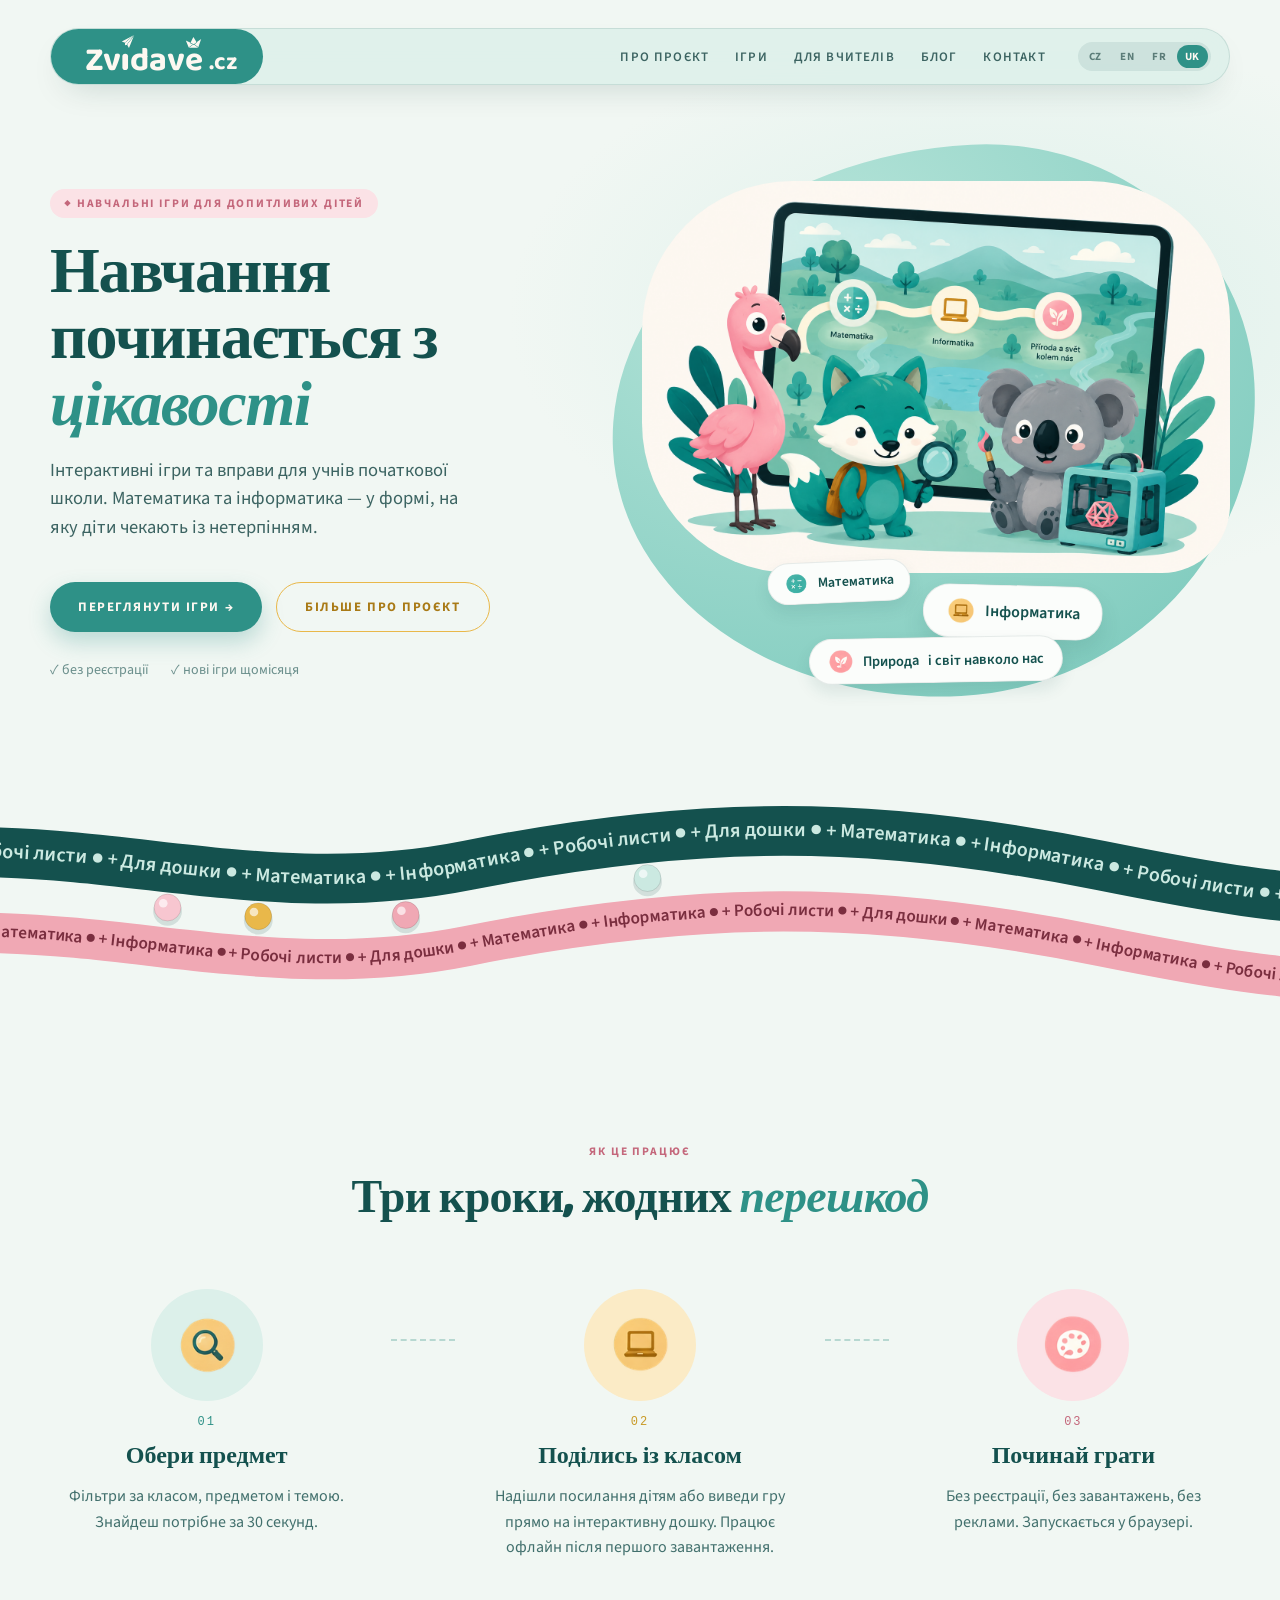
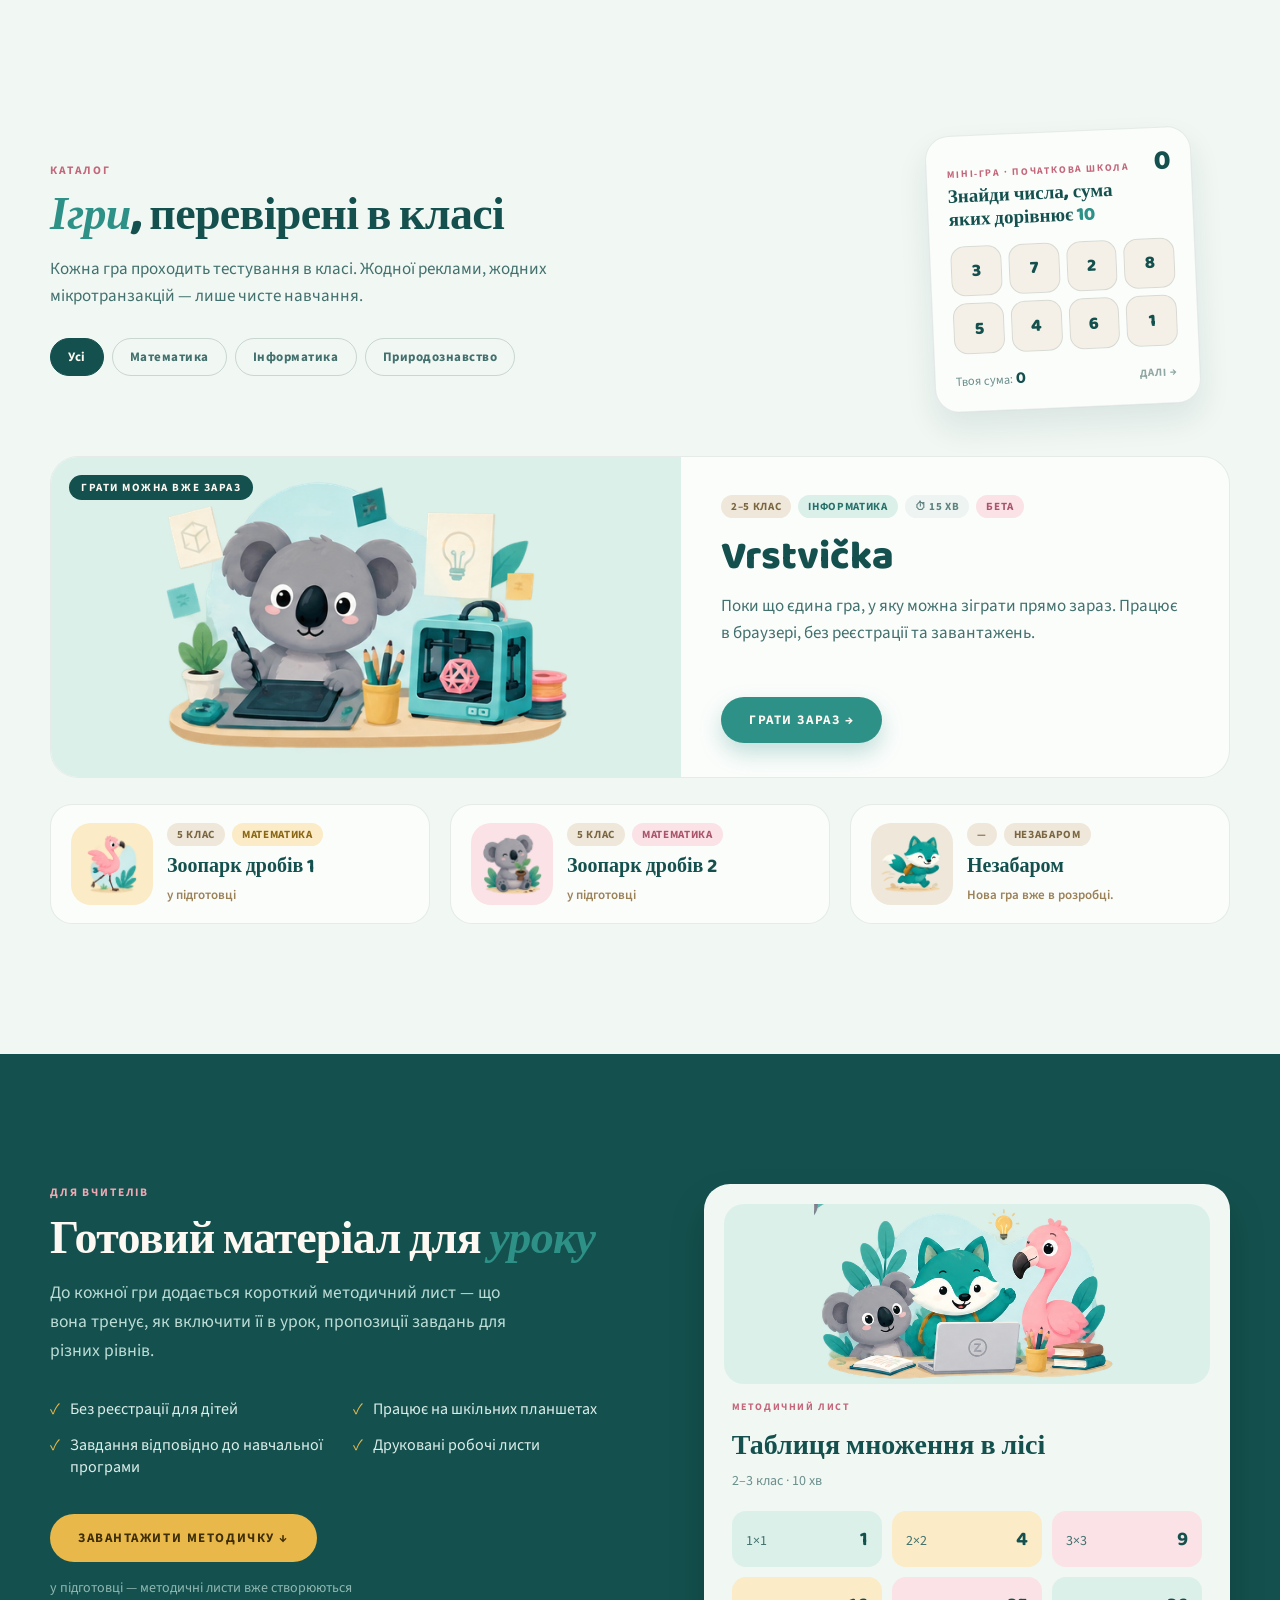
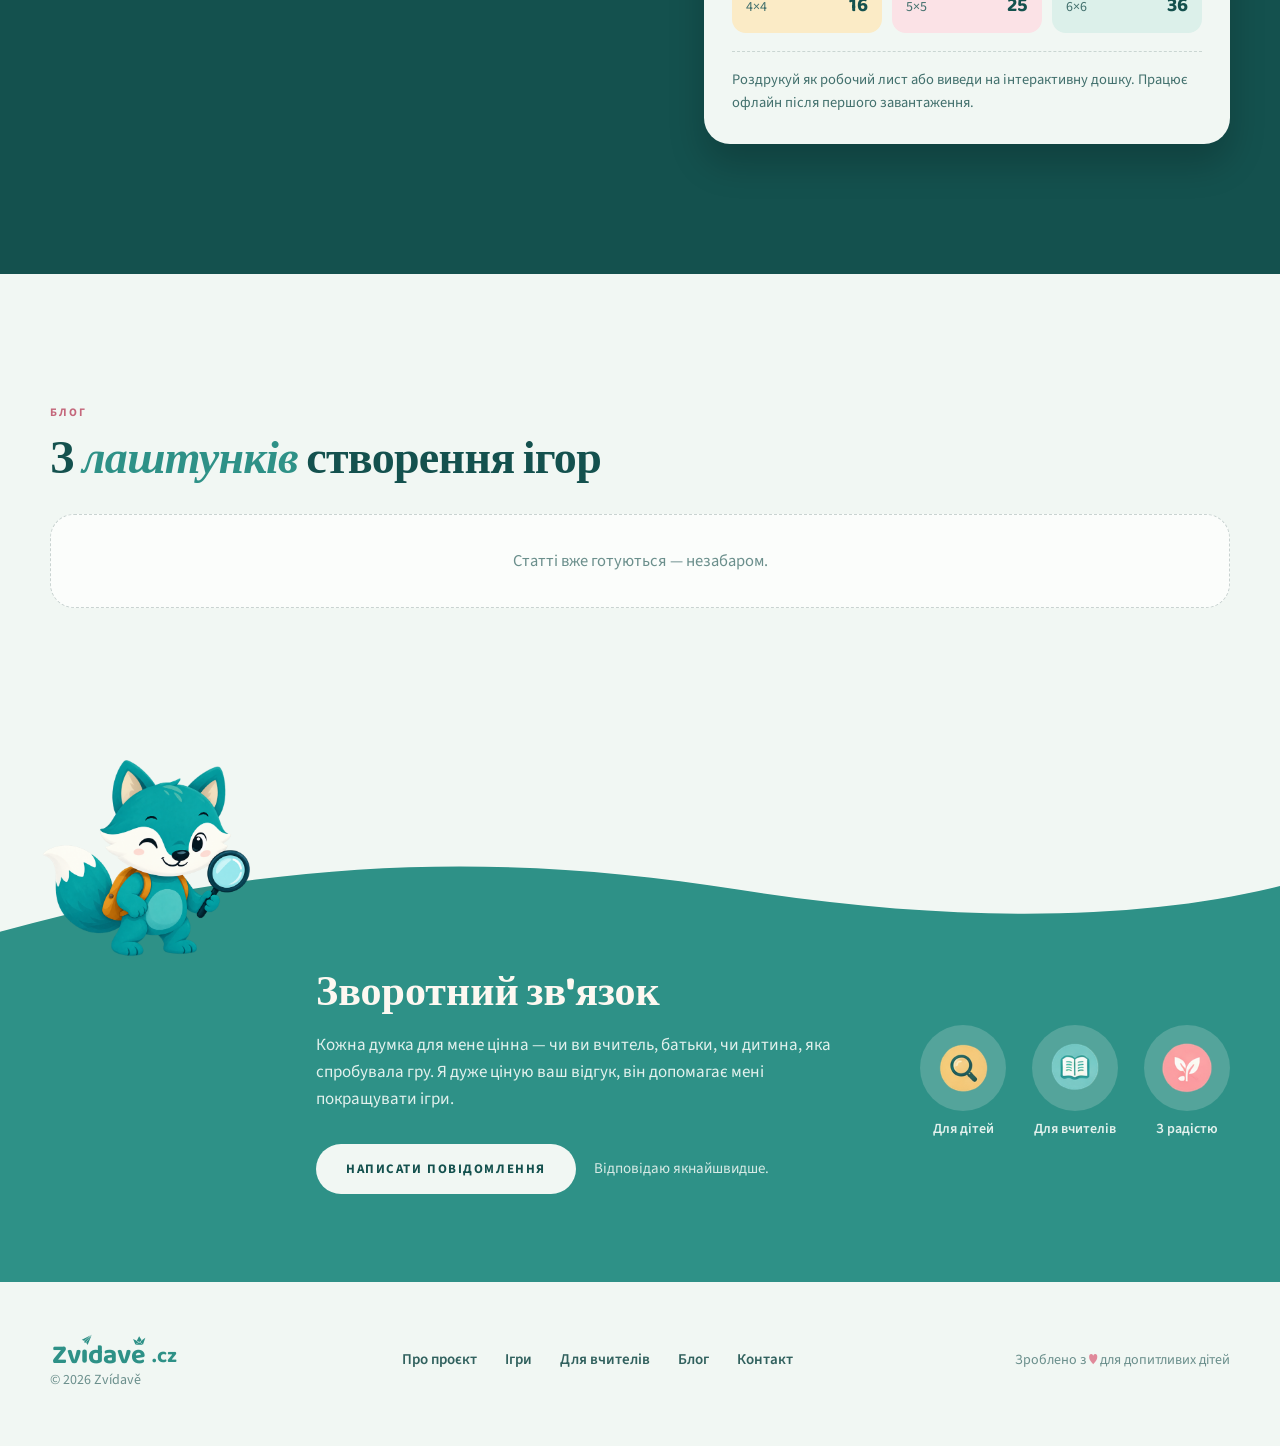
<file: uk/index.html>
<!DOCTYPE html>
<html lang="uk">
<head>
<meta charset="utf-8">
<meta name="viewport" content="width=device-width, initial-scale=1">
<title>Zvídavě.cz — Навчальні ігри для допитливих дітей</title>
<meta name="description" content="Інтерактивні ігри та вправи для учнів початкової школи. Математика та інформатика — без реєстрації, без завантажень, без реклами.">
<link rel="preconnect" href="https://fonts.googleapis.com">
<link rel="preconnect" href="https://fonts.gstatic.com" crossorigin>
<link href="https://fonts.googleapis.com/css2?family=Baloo+2:wght@500;600;700;800&family=Source+Sans+3:ital,wght@0,400;0,600;0,700;1,400&display=swap" rel="stylesheet">
<link rel="icon" href="../favicon.ico" sizes="32x32">
<link rel="icon" href="../favicon.svg" type="image/svg+xml">
<link rel="icon" type="image/png" sizes="32x32" href="../favicon-32.png">
<link rel="icon" type="image/png" sizes="16x16" href="../favicon-16.png">
<link rel="stylesheet" href="../css/style.css">
</head>
<body>

<!-- ===== HEADER : MOBILE ===== -->
<header class="zv-header zv-only-mobile">
  <a href="#top" class="zv-logo-badge">
    <svg viewBox="0 30 512 146" class="zv-logo-svg" role="img" aria-label="Zvídavě">
      <text x="30" y="176" font-family="'Baloo 2', cursive" font-size="132" font-weight="700" fill="#FDF8F1"><tspan>Zv</tspan><tspan fill="none">i</tspan><tspan>dav</tspan><tspan>e</tspan></text>
      <rect x="178.7" y="111.3" width="22.3" height="64.7" rx="11.1" fill="#FDF8F1"></rect>
      <g transform="translate(173.2 35.3) scale(0.5544)" class="zv8-bird-btn" data-zv8="fly" style="cursor:pointer"><g class="zv8-bird"><polygon points="94.3,5.4 5.4,50.9 28.8,60.4" fill="#FDF8F1" stroke="#2E9187" stroke-width="6" stroke-linejoin="round" paint-order="stroke"></polygon><polygon points="94.3,5.4 43.1,69.8 43.7,74.1 56.6,97" fill="#FDF8F1" stroke="#2E9187" stroke-width="6" stroke-linejoin="round" paint-order="stroke"></polygon><polygon points="94.3,5.4 28.8,60.4 28.8,77.6 43.7,74.1 43.1,69.8" fill="#FDF8F1" stroke="#2E9187" stroke-width="6" stroke-linejoin="round" paint-order="stroke"></polygon></g></g>
      <g transform="translate(425.9 43.2) scale(0.6600)" class="zv8-boat-btn" data-zv8="rock" style="cursor:pointer"><g class="zv8-boat"><polygon points="4.3,24.6 51.5,47.8 22,68.5" fill="#FDF8F1" stroke="#2E9187" stroke-width="6" stroke-linejoin="round" paint-order="stroke"></polygon><polygon points="95.7,15.9 51.5,47.8 77.6,67.7" fill="#FDF8F1" stroke="#2E9187" stroke-width="6" stroke-linejoin="round" paint-order="stroke"></polygon><polygon points="22,68.5 51.5,47.8 77.6,67.7" fill="#FDF8F1" stroke="#2E9187" stroke-width="6" stroke-linejoin="round" paint-order="stroke"></polygon><polygon points="49.4,4.3 31.9,37.9 51.5,47.8 68.5,34.5" fill="#FDF8F1" stroke="#2E9187" stroke-width="6" stroke-linejoin="round" paint-order="stroke"></polygon></g></g>
    </svg>
    <span class="zv-logo-cz">.cz</span>
  </a>
  <button class="zv-menu-btn" id="zvMenuBtn" aria-label="Menu" aria-expanded="false">
    <svg viewBox="0 0 24 24" width="24" height="24"><path d="M3 6h18M3 12h18M3 18h18" stroke="#14514E" stroke-width="2" stroke-linecap="round"></path></svg>
  </button>
</header>
<nav class="zv-mobile-nav zv-only-mobile" id="zvMobileNav" hidden>
  <a href="#o-projektu">Про проєкт</a>
  <a href="#hry">Ігри</a>
  <a href="#pro-ucitele">Для вчителів</a>
  <a href="#blog">Блог</a>
  <a href="#kontakt" class="zv-mobile-nav-last">Контакт</a>
  <div class="zv-mobile-lang">
    <a href="../index.html">CZ</a>
    <a href="../en/index.html">EN</a>
    <a href="../fr/index.html">FR</a>
    <a href="#top" class="zv-lang-on">UK</a>
  </div>
</nav>

<!-- ===== HEADER : DESKTOP ===== -->
<header class="zv-header-d zv-only-desktop" id="zvHeaderD">
  <div class="zv-header-d-inner">
    <a href="#top" class="zv-logo-badge zv-logo-badge-d">
      <svg viewBox="0 30 512 146" class="zv-logo-svg-d" role="img" aria-label="Zvídavě">
        <text x="30" y="176" font-family="'Baloo 2', cursive" font-size="132" font-weight="700" fill="#FDF8F1"><tspan>Zv</tspan><tspan fill="none">i</tspan><tspan>dav</tspan><tspan>e</tspan></text>
        <rect x="178.7" y="111.3" width="22.3" height="64.7" rx="11.1" fill="#FDF8F1"></rect>
        <g transform="translate(173.2 35.3) scale(0.5544)" class="zv8-bird-btn" data-zv8="fly" style="cursor:pointer"><g class="zv8-bird"><polygon points="94.3,5.4 5.4,50.9 28.8,60.4" fill="#FDF8F1" stroke="#2E9187" stroke-width="6" stroke-linejoin="round" paint-order="stroke"></polygon><polygon points="94.3,5.4 43.1,69.8 43.7,74.1 56.6,97" fill="#FDF8F1" stroke="#2E9187" stroke-width="6" stroke-linejoin="round" paint-order="stroke"></polygon><polygon points="94.3,5.4 28.8,60.4 28.8,77.6 43.7,74.1 43.1,69.8" fill="#FDF8F1" stroke="#2E9187" stroke-width="6" stroke-linejoin="round" paint-order="stroke"></polygon></g></g>
        <g transform="translate(425.9 43.2) scale(0.6600)" class="zv8-boat-btn" data-zv8="rock" style="cursor:pointer"><g class="zv8-boat"><polygon points="4.3,24.6 51.5,47.8 22,68.5" fill="#FDF8F1" stroke="#2E9187" stroke-width="6" stroke-linejoin="round" paint-order="stroke"></polygon><polygon points="95.7,15.9 51.5,47.8 77.6,67.7" fill="#FDF8F1" stroke="#2E9187" stroke-width="6" stroke-linejoin="round" paint-order="stroke"></polygon><polygon points="22,68.5 51.5,47.8 77.6,67.7" fill="#FDF8F1" stroke="#2E9187" stroke-width="6" stroke-linejoin="round" paint-order="stroke"></polygon><polygon points="49.4,4.3 31.9,37.9 51.5,47.8 68.5,34.5" fill="#FDF8F1" stroke="#2E9187" stroke-width="6" stroke-linejoin="round" paint-order="stroke"></polygon></g></g>
      </svg>
      <span class="zv-logo-cz">.cz</span>
    </a>
    <nav class="zv-nav-d">
      <a href="#o-projektu">Про проєкт</a>
      <a href="#hry">Ігри</a>
      <a href="#pro-ucitele">Для вчителів</a>
      <a href="#blog">Блог</a>
      <a href="#kontakt">Контакт</a>
    </nav>
    <div class="zv-lang-d">
      <a href="../index.html">CZ</a>
      <a href="../en/index.html">EN</a>
      <a href="../fr/index.html">FR</a>
      <a href="#top" class="zv-lang-on">UK</a>
    </div>
  </div>
</header>

<main>
<!-- ===== HERO ===== -->
<section id="top" class="zv-hero">
  <div class="zv-hero-glow" aria-hidden="true"></div>
  <div class="zv-hero-inner">
    <div class="zv-hero-copy">
      <div class="zv-eyebrow zv-eyebrow-badge zv-eyebrow-pink">◆ Навчальні ігри для допитливих дітей</div>
      <h1 class="zv-h1">Навчання починається з <em>цікавості</em></h1>
      <p class="zv-lede">Інтерактивні ігри та вправи для учнів початкової школи. Математика та інформатика — у формі, на яку діти чекають із нетерпінням.</p>
      <div class="zv-hero-ctas">
        <a href="#hry" class="zv-btn zv-btn-primary">Переглянути ігри →</a>
        <a href="#o-projektu" class="zv-btn zv-btn-outline">Більше про проєкт</a>
      </div>
      <div class="zv-hero-checks">
        <span>✓ без реєстрації</span><span>✓ нові ігри щомісяця</span>
      </div>
    </div>
    <div class="zv-hero-art">
      <div class="zv-hero-blob" aria-hidden="true"></div>
      <img src="../assets/hero.png" alt="Лисиця, фламінго та коала біля планшета з мапою предметів" class="zv-hero-img">
      <div class="zv-hero-pills">
        <span class="zv-pill zv-pill-1"><img src="../assets/ill/ikona-matematika.png" alt="">Математика</span>
        <span class="zv-pill zv-pill-2"><img src="../assets/ill/ikona-informatika.png" alt="">Інформатика</span>
        <span class="zv-pill zv-pill-3"><img src="../assets/ill/ikona-priroda.png" alt="">Природа<span class="zv-pill-extra"> і світ навколо нас</span></span>
      </div>
    </div>
  </div>
</section>

<!-- ===== RIBBON : MOBILE marquee ===== -->
<div class="zv-marquee-bar zv-only-mobile">
  <div class="zv-marquee-text">+ Математика &nbsp;●&nbsp; + Інформатика &nbsp;●&nbsp; + Робочі листи &nbsp;●&nbsp; + Для дошки &nbsp;●&nbsp; + Математика &nbsp;●&nbsp; + Інформатика &nbsp;●&nbsp; + Робочі листи &nbsp;●&nbsp; + Для дошки</div>
</div>

<!-- ===== RIBBON : DESKTOP animated track ===== -->
<div class="zv-track-wrap zv-only-desktop" id="zvTrackWrap">
  <svg viewBox="0 0 1440 240" preserveAspectRatio="xMidYMid slice" class="zv-track-svg" aria-hidden="true">
    <defs>
      <path id="zv-track-a" d="M-120,86 C 120,38 300,134 540,86 S 960,38 1200,86 S 1500,134 1680,86" fill="none"></path>
      <path id="zv-track-c" d="M-120,128 C 120,80 300,176 540,128 S 960,80 1200,128 S 1500,176 1680,128" fill="none"></path>
      <path id="zv-track-b" d="M-120,170 C 120,122 300,218 540,170 S 960,122 1200,170 S 1500,218 1680,170" fill="none"></path>
    </defs>
    <path d="M-120,86 C 120,38 300,134 540,86 S 960,38 1200,86 S 1500,134 1680,86" fill="none" stroke="#14514E" stroke-width="52" stroke-linecap="round"></path>
    <path d="M-120,170 C 120,122 300,218 540,170 S 960,122 1200,170 S 1500,218 1680,170" fill="none" stroke="#F0A8B4" stroke-width="42" stroke-linecap="round"></path>
    <text font-family="Baloo 2, cursive" font-size="21" font-weight="600" fill="#CBE9E1" dominant-baseline="middle">
      <textPath href="#zv-track-a" startOffset="0">+ Математика  ●  + Інформатика  ●  + Робочі листи  ●  + Для дошки  ●  + Математика  ●  + Інформатика  ●  + Робочі листи  ●  + Для дошки  ●  + Математика  ●  + Інформатика  ●  + Робочі листи  ●  + Для дошки  ●  + Математика  ●  + Інформатика  ●  + Робочі листи  ●  + Для дошки  ●  + Математика  ●  + Інформатика  ●  + Робочі листи  ●  + Для дошки  ●  + Математика  ●  + Інформатика  ●  + Робочі листи  ●  + Для дошки  ●  <animate attributeName="startOffset" from="0" to="-1180" dur="26s" repeatCount="indefinite"></animate></textPath>
    </text>
    <text font-family="Baloo 2, cursive" font-size="18" font-weight="600" fill="#7A2E3F" dominant-baseline="middle">
      <textPath href="#zv-track-b" startOffset="-1010">+ Математика  ●  + Інформатика  ●  + Робочі листи  ●  + Для дошки  ●  + Математика  ●  + Інформатика  ●  + Робочі листи  ●  + Для дошки  ●  + Математика  ●  + Інформатика  ●  + Робочі листи  ●  + Для дошки  ●  + Математика  ●  + Інформатика  ●  + Робочі листи  ●  + Для дошки  ●  + Математика  ●  + Інформатика  ●  + Робочі листи  ●  + Для дошки  ●  + Математика  ●  + Інформатика  ●  + Робочі листи  ●  + Для дошки  ●  <animate attributeName="startOffset" from="-1010" to="0" dur="34s" repeatCount="indefinite"></animate></textPath>
    </text>
    <g data-zv-balls="1"></g>
  </svg>
</div>

<!-- ===== ПРО ПРОЄКТ / КРОКИ ===== -->
<section id="o-projektu" class="zv-section">
  <div class="zv-section-inner">
    <div class="zv-section-head zv-center">
      <div class="zv-eyebrow zv-eyebrow-pink">Як це працює</div>
      <h2 class="zv-h2">Три кроки, жодних <em>перешкод</em></h2>
    </div>
    <div class="zv-steps">
      <div class="zv-step">
        <div class="zv-step-icon" style="background:#DCF0EA"><img src="../assets/ill/ikona-lupa.png" alt=""></div>
        <div class="zv-step-body">
          <div class="zv-step-num" style="color:#2E9187">01</div>
          <h3>Обери предмет</h3>
          <p>Фільтри за класом, предметом і темою. Знайдеш потрібне за 30 секунд.</p>
        </div>
      </div>
      <div class="zv-step-connector" aria-hidden="true"></div>
      <div class="zv-step">
        <div class="zv-step-icon" style="background:#FBEBC6"><img src="../assets/ill/ikona-informatika.png" alt=""></div>
        <div class="zv-step-body">
          <div class="zv-step-num" style="color:#C99A26">02</div>
          <h3>Поділись із класом</h3>
          <p>Надішли посилання дітям або виведи гру прямо на інтерактивну дошку. Працює офлайн після першого завантаження.</p>
        </div>
      </div>
      <div class="zv-step-connector" aria-hidden="true"></div>
      <div class="zv-step">
        <div class="zv-step-icon" style="background:#FBE2E6"><img src="../assets/ill/ikona-vytvarka.png" alt=""></div>
        <div class="zv-step-body">
          <div class="zv-step-num" style="color:#C4677B">03</div>
          <h3>Починай грати</h3>
          <p>Без реєстрації, без завантажень, без реклами. Запускається у браузері.</p>
        </div>
      </div>
    </div>
  </div>
</section>

<!-- ===== ІГРИ ===== -->
<section id="hry" class="zv-section zv-hry">
  <div class="zv-section-inner">
    <div class="zv-hry-top">
      <div class="zv-hry-copy">
        <div class="zv-eyebrow zv-eyebrow-pink">Каталог</div>
        <h2 class="zv-h2"><em>Ігри</em>, перевірені в класі</h2>
        <p class="zv-body">Кожна гра проходить тестування в класі. Жодної реклами, жодних мікротранзакцій — лише чисте навчання.</p>
        <div class="zv-filters" id="zvFilters">
          <button type="button" class="zv-filter zv-filter-active" data-filter="all">Усі</button>
          <button type="button" class="zv-filter" data-filter="math">Математика</button>
          <button type="button" class="zv-filter" data-filter="cs">Інформатика</button>
          <button type="button" class="zv-filter" data-filter="nature">Природознавство</button>
        </div>
      </div>

      <div class="zv-game-float">
        <div class="zv-game-card">
          <div class="zv-game-head">
            <div>
              <div class="zv-eyebrow zv-eyebrow-pink zv-eyebrow-sm">Міні-гра · початкова школа</div>
              <h3 class="zv-game-title">Знайди числа, сума яких дорівнює <span id="zvTarget" class="zv-target">10</span></h3>
            </div>
            <div id="zvSum" class="zv-sum">0</div>
          </div>
          <div class="zv-tiles" id="zvTiles"></div>
          <div class="zv-game-foot">
            <span class="zv-sum-label">Твоя сума: <strong id="zvSumInline" class="zv-sum-inline">0</strong></span>
            <button type="button" id="zvNextRound" class="zv-next">Далі →</button>
          </div>
        </div>
      </div>
    </div>

    <a href="https://zvidave.cz/cs/hry/vrstvicka.html" class="zv-featured" id="zvFeatured">
      <div class="zv-featured-art">
        <img src="../assets/ill/koala-3dtisk.png" alt="Коала за комп'ютером із 3D-принтером">
        <div class="zv-featured-badge">Грати можна вже зараз</div>
      </div>
      <div class="zv-featured-body">
        <div class="zv-tag-row">
          <span class="zv-tag" style="background:#EFE7DA;color:#7A6640">2–5 клас</span>
          <span class="zv-tag" style="background:#DCF0EA;color:#26706A">Інформатика</span>
          <span class="zv-tag" style="background:#EDF4F1;color:#5D827F">⏱ 15 хв</span>
          <span class="zv-tag zv-only-desktop" style="background:#FBE2E6;color:#A9546A">Бета</span>
        </div>
        <h3 class="zv-featured-title">Vrstvička</h3>
        <p class="zv-body">Поки що єдина гра, у яку можна зіграти прямо зараз. Працює в браузері, без реєстрації та завантажень.</p>
        <div class="zv-featured-cta"><span class="zv-btn zv-btn-primary">Грати зараз →</span></div>
      </div>
    </a>

    <div class="zv-empty" id="zvEmpty" hidden>Природознавчі ігри ще в розробці.</div>

    <div class="zv-rest-games" id="zvRestGames"></div>
  </div>
</section>

<!-- ===== ДЛЯ ВЧИТЕЛІВ ===== -->
<section id="pro-ucitele" class="zv-section zv-teal">
  <div class="zv-section-inner zv-teacher-grid">
    <div>
      <div class="zv-eyebrow zv-eyebrow-rose">Для вчителів</div>
      <h2 class="zv-h2 zv-h2-light">Готовий матеріал для <em class="zv-em-light">уроку</em></h2>
      <p class="zv-body zv-body-light">До кожної гри додається короткий методичний лист — що вона тренує, як включити її в урок, пропозиції завдань для різних рівнів.</p>
      <ul class="zv-teacher-list">
        <li><span class="zv-check">✓</span>Без реєстрації для дітей</li>
        <li><span class="zv-check">✓</span>Працює на шкільних планшетах</li>
        <li><span class="zv-check">✓</span>Завдання відповідно до навчальної програми</li>
        <li><span class="zv-check">✓</span>Друковані робочі листи</li>
      </ul>
      <div class="zv-teacher-cta">
        <a href="#kontakt" class="zv-btn zv-btn-gold">Завантажити методичку ↓</a>
        <span class="zv-note">у підготовці — методичні листи вже створюються</span>
      </div>
    </div>

    <div class="zv-worksheet">
      <div class="zv-worksheet-art" role="img" aria-label="Лисиця, коала та фламінго за ноутбуком"></div>
      <div class="zv-eyebrow zv-eyebrow-pink zv-eyebrow-sm">Методичний лист</div>
      <h3 class="zv-worksheet-title">Таблиця множення в лісі</h3>
      <div class="zv-worksheet-meta">2–3 клас · 10 хв</div>
      <div class="zv-tables">
        <div class="zv-table-cell" style="background:#DCF0EA"><span>1×1</span><strong>1</strong></div>
        <div class="zv-table-cell" style="background:#FBEBC6"><span>2×2</span><strong>4</strong></div>
        <div class="zv-table-cell" style="background:#FBE2E6"><span>3×3</span><strong>9</strong></div>
        <div class="zv-table-cell" style="background:#FBEBC6"><span>4×4</span><strong>16</strong></div>
        <div class="zv-table-cell" style="background:#FBE2E6"><span>5×5</span><strong>25</strong></div>
        <div class="zv-table-cell" style="background:#DCF0EA"><span>6×6</span><strong>36</strong></div>
      </div>
      <div class="zv-worksheet-foot zv-only-desktop">Роздрукуй як робочий лист або виведи на інтерактивну дошку. Працює офлайн після першого завантаження.</div>
    </div>
  </div>
</section>

<!-- ===== БЛОГ ===== -->
<section id="blog" class="zv-section">
  <div class="zv-section-inner">
    <div class="zv-blog-head">
      <div>
        <div class="zv-eyebrow zv-eyebrow-pink">Блог</div>
        <h2 class="zv-h2">З <em>лаштунків</em> створення ігор</h2>
      </div>
    </div>
    <div class="zv-empty">Статті вже готуються — незабаром.</div>
  </div>
</section>

<!-- ===== КОНТАКТ ===== -->
<section id="kontakt" class="zv-kontakt">
  <svg viewBox="0 0 1440 150" preserveAspectRatio="none" class="zv-kontakt-wave zv-only-desktop" aria-hidden="true"><path d="M0,118 C300,34 560,26 830,70 C1080,110 1290,104 1440,66 L1440,150 L0,150 Z" fill="#2E9187"></path></svg>
  <img src="../assets/ill/liska-cta.png" alt="Допитлива лисиця з лупою" class="zv-kontakt-fox zv-only-desktop">
  <div class="zv-kontakt-inner">
    <div class="zv-section-inner zv-kontakt-grid">
      <div class="zv-kontakt-spacer zv-only-desktop" aria-hidden="true"></div>
      <div>
        <h2 class="zv-h2-kontakt">Зворотний зв'язок</h2>
        <p class="zv-body zv-body-kontakt">Кожна думка для мене цінна — чи ви вчитель, батьки, чи дитина, яка спробувала гру. Я дуже ціную ваш відгук, він допомагає мені покращувати ігри.</p>
        <div class="zv-kontakt-cta">
          <a href="mailto:barborah@skolavela.cz" class="zv-btn zv-btn-light">Написати повідомлення</a>
          <span class="zv-note zv-note-light">Відповідаю якнайшвидше.</span>
        </div>
      </div>
      <div class="zv-audience">
        <div class="zv-audience-item">
          <div class="zv-audience-icon"><img src="../assets/ill/ikona-lupa.png" alt=""></div>
          <div>Для дітей</div>
        </div>
        <div class="zv-audience-item">
          <div class="zv-audience-icon"><img src="../assets/ill/ikona-cteni.png" alt=""></div>
          <div>Для вчителів</div>
        </div>
        <div class="zv-audience-item">
          <div class="zv-audience-icon"><img src="../assets/ill/ikona-priroda.png" alt=""></div>
          <div>З радістю</div>
        </div>
      </div>
    </div>
  </div>
</section>
</main>

<footer class="zv-footer">
  <div class="zv-footer-inner">
    <div class="zv-footer-brand">
      <div class="zv-footer-logo">
        <svg viewBox="0 30 512 146" class="zv-footer-logo-svg" role="img" aria-label="Zvídavě">
          <text x="30" y="176" font-family="'Baloo 2', cursive" font-size="132" font-weight="700" fill="#2E9187"><tspan>Zv</tspan><tspan fill="none">i</tspan><tspan>dav</tspan><tspan>e</tspan></text>
          <rect x="178.7" y="111.3" width="22.3" height="64.7" rx="11.1" fill="#2E9187"></rect>
          <g transform="translate(173.2 35.3) scale(0.5544)"><polygon points="94.3,5.4 5.4,50.9 28.8,60.4" fill="#2E9187" stroke="#F1F7F3" stroke-width="6" stroke-linejoin="round" paint-order="stroke"></polygon><polygon points="94.3,5.4 43.1,69.8 43.7,74.1 56.6,97" fill="#2E9187" stroke="#F1F7F3" stroke-width="6" stroke-linejoin="round" paint-order="stroke"></polygon><polygon points="94.3,5.4 28.8,60.4 28.8,77.6 43.7,74.1 43.1,69.8" fill="#2E9187" stroke="#F1F7F3" stroke-width="6" stroke-linejoin="round" paint-order="stroke"></polygon></g>
          <g transform="translate(425.9 43.2) scale(0.6600)"><polygon points="4.3,24.6 51.5,47.8 22,68.5" fill="#2E9187" stroke="#F1F7F3" stroke-width="6" stroke-linejoin="round" paint-order="stroke"></polygon><polygon points="95.7,15.9 51.5,47.8 77.6,67.7" fill="#2E9187" stroke="#F1F7F3" stroke-width="6" stroke-linejoin="round" paint-order="stroke"></polygon><polygon points="22,68.5 51.5,47.8 77.6,67.7" fill="#2E9187" stroke="#F1F7F3" stroke-width="6" stroke-linejoin="round" paint-order="stroke"></polygon><polygon points="49.4,4.3 31.9,37.9 51.5,47.8 68.5,34.5" fill="#2E9187" stroke="#F1F7F3" stroke-width="6" stroke-linejoin="round" paint-order="stroke"></polygon></g>
        </svg>
        <span class="zv-footer-cz">.cz</span>
      </div>
      <div class="zv-footer-copy">© 2026 Zvídavě</div>
    </div>
    <nav class="zv-footer-nav">
      <a href="#o-projektu">Про проєкт</a>
      <a href="#hry">Ігри</a>
      <a href="#pro-ucitele">Для вчителів</a>
      <a href="#blog">Блог</a>
      <a href="#kontakt">Контакт</a>
    </nav>
    <div class="zv-footer-made">Зроблено з <span class="zv-heart">♥</span> для допитливих дітей</div>
  </div>
</footer>

<script src="js/games-data.js"></script>
<script src="../js/main.js"></script>
</body>
</html>
</file>
<file: css/style.css>
/* ===== Zvídavě.cz — design tokens & base ===== */
:root{
  --cream:#FDF8F1;
  --page:#F1F7F3;
  --card:#FBFDFB;
  --ink:#173F3D;
  --teal-deep:#14514E;
  --teal:#2E9187;
  --teal-dark-hover:#0E5B52;
  --teal-text:#3C6462;
  --teal-body:#42706D;
  --teal-soft:#6B8F8C;
  --mint:#DCF0EA;
  --yellow:#FBEBC6;
  --pink:#FBE2E6;
  --sand:#EFE7DA;
  --rose:#C4677B;
  --gold:#E9B84A;
  --link:#1E7A72;
  --link-hover:#E0899A;
  --border:rgba(23,63,61,.09);
}

html{scroll-behavior:smooth}
*{box-sizing:border-box}
body{
  margin:0;
  background:var(--page);
  color:var(--ink);
  font-family:'Source Sans 3',system-ui,sans-serif;
  -webkit-font-smoothing:antialiased;
  overflow-x:hidden;
}
img{max-width:100%}
a{color:var(--link);text-decoration:none}
a:hover{color:var(--link-hover)}
button{font-family:inherit}
[hidden]{display:none !important}

.zv-only-desktop{display:none}
.zv-only-mobile{display:block}
button.zv-only-mobile{display:inline-flex}

@media (min-width:1024px){
  .zv-only-desktop{display:block}
  header.zv-only-desktop{display:block}
  .zv-only-mobile{display:none !important}
}

/* ===== logo flight easter-egg (shared) ===== */
.zv8-bird,.zv8-boat{transform-box:fill-box}
.zv8-bird{transform-origin:50% 50%}
.zv8-boat{transform-origin:50% 85%}
@keyframes zv8-sail{0%,100%{transform:translateY(0) rotate(-7deg)}25%{transform:translateY(-5px) rotate(3deg)}50%{transform:translateY(-8px) rotate(7deg)}75%{transform:translateY(-3px) rotate(-3deg)}}
.zv8-flying{animation:zv8-eight 5s cubic-bezier(.34,.03,.6,1) 1}
.zv8-sailing{animation:zv8-sail 2.2s ease-in-out 3}
@keyframes zv-float{0%,100%{transform:translateY(0)}50%{transform:translateY(-10px)}}
@media (prefers-reduced-motion:reduce){
  .zv8-flying,.zv8-sailing{animation:none!important}
  html{scroll-behavior:auto}
}

.zv-section-inner{max-width:1180px;margin:0 auto}
.zv-section{padding:60px 20px}
.zv-center{text-align:center}
.zv-h2{margin:14px 0 0;font-family:'Baloo 2',cursive;font-size:30px;line-height:1.12;font-weight:800;color:var(--teal-deep);letter-spacing:-.01em}
.zv-h2 em{font-style:italic;color:var(--teal)}
.zv-body{margin:14px 0 0;font-size:15.5px;line-height:1.55;color:var(--teal-body)}
.zv-eyebrow{font-size:10.5px;font-weight:700;letter-spacing:.14em;text-transform:uppercase;color:var(--rose)}
.zv-eyebrow-rose{color:#F0A8B4}
.zv-eyebrow-sm{font-size:9.5px}
.zv-eyebrow-badge{display:inline-flex;align-items:center;gap:7px;padding:5px 12px;border-radius:999px;background:var(--pink)}
.zv-eyebrow-badge.zv-eyebrow-pink{color:var(--rose)}

.zv-btn{display:flex;align-items:center;justify-content:center;gap:10px;padding:15px 22px;border-radius:999px;font-size:13px;font-weight:700;letter-spacing:.1em;text-transform:uppercase;cursor:pointer;border:none}
.zv-btn-primary{background:var(--teal);color:var(--cream);box-shadow:0 10px 22px rgba(46,145,135,.28)}
.zv-btn-primary:hover{background:var(--teal-deep);color:var(--cream)}
.zv-btn-outline{border:1.5px solid var(--gold);color:#A97A16;background:transparent}
.zv-btn-outline:hover{background:var(--yellow);color:#A97A16}
.zv-btn-gold{background:var(--gold);color:#3E2E06}
.zv-btn-gold:hover{background:#F5CE72;color:#3E2E06}
.zv-btn-light{background:var(--page);color:var(--teal-deep)}
.zv-btn-light:hover{background:var(--yellow);color:var(--teal-deep)}

.zv-link-strong{font-size:12.5px;font-weight:700;letter-spacing:.08em;text-transform:uppercase;color:var(--teal)}

/* ===== header : mobile ===== */
.zv-header{position:sticky;top:0;z-index:50;padding:12px 16px;background:rgba(220,240,234,.92);backdrop-filter:blur(14px) saturate(1.4);-webkit-backdrop-filter:blur(14px) saturate(1.4);border-bottom:1px solid rgba(20,81,78,.1);display:flex;align-items:center;justify-content:space-between}
.zv-logo-badge{display:flex;align-items:flex-end;gap:2px;padding:5px 14px 9px;border-radius:999px;background:var(--teal);font-family:'Baloo 2',cursive;font-size:17px;font-weight:700;color:var(--cream)}
.zv-logo-svg{width:88px;display:block;overflow:visible}
.zv-logo-cz{line-height:1;transform:translateY(3px)}
.zv-menu-btn{width:40px;height:40px;border:none;background:transparent;display:grid;place-items:center;cursor:pointer}

.zv-mobile-nav{position:sticky;top:64px;z-index:49;background:var(--page);border-bottom:1px solid rgba(20,81,78,.1);padding:8px 16px 16px;display:flex;flex-direction:column;gap:2px}
.zv-mobile-nav a{padding:12px 4px;font-size:16px;font-weight:600;color:var(--teal-deep);border-bottom:1px solid rgba(20,81,78,.08)}
.zv-mobile-nav-last{border-bottom:none !important}
.zv-mobile-lang{display:flex;justify-content:center;gap:2px;margin-top:12px;padding:3px;border-radius:999px;background:rgba(20,81,78,.09);font-size:12px;font-weight:700;letter-spacing:.06em}
.zv-mobile-lang a{flex:1;text-align:center;padding:8px 4px;border-radius:999px;color:#5C7D79;border-bottom:none}

/* ===== header : desktop ===== */
.zv-header-d{position:sticky;top:14px;z-index:50;padding:14px 20px 0;transition:transform .35s ease}
.zv-header-d.zv-header-hidden{transform:translateY(-130%)}
.zv-header-d-inner{max-width:1180px;margin:0 auto;padding:0 18px 0 0;display:flex;align-items:stretch;gap:32px;background:rgba(220,240,234,.82);backdrop-filter:blur(18px) saturate(1.4);-webkit-backdrop-filter:blur(18px) saturate(1.4);border-radius:999px;border:1px solid rgba(20,81,78,.12);box-shadow:0 14px 34px -16px rgba(8,52,46,.22)}
.zv-logo-badge-d{padding:4px 26px 14px 26px;font-size:24px}
.zv-logo-svg-d{width:130px;display:block;overflow:visible}
.zv-logo-badge-d .zv-logo-cz{transform:translateY(5px)}
.zv-nav-d{display:flex;align-items:center;gap:26px;margin-left:auto;font-size:13px;font-weight:600;letter-spacing:.09em;text-transform:uppercase;color:var(--teal-text)}
.zv-nav-d a{color:inherit}
.zv-nav-d a:hover{color:var(--teal-dark-hover)}
.zv-lang-d{display:flex;align-items:center;align-self:center;gap:2px;padding:3px;border-radius:999px;background:rgba(20,81,78,.09);font-size:11px;font-weight:700;letter-spacing:.06em}
.zv-lang-d a{padding:4px 8px;border-radius:999px;color:#5C7D79}
.zv-lang-on{background:var(--teal);color:var(--cream) !important}

/* ===== hero ===== */
.zv-hero{position:relative;padding:44px 20px 60px}
.zv-hero-glow{position:absolute;inset:0;background:radial-gradient(400px 300px at 70% 10%, var(--mint) 0%, rgba(220,240,234,0) 68%);pointer-events:none}
.zv-hero-inner{position:relative}
.zv-h1{margin:18px 0 0;font-family:'Baloo 2',cursive;font-size:38px;line-height:1.08;font-weight:800;color:var(--teal-deep);letter-spacing:-.015em}
.zv-h1 em{font-style:italic;color:var(--teal)}
.zv-lede{margin:14px 0 0;font-size:16px;line-height:1.55;color:var(--teal-text)}
.zv-hero-ctas{display:flex;flex-direction:column;gap:10px;margin-top:24px}
.zv-hero-checks{display:flex;flex-direction:column;gap:4px;margin-top:16px;font-size:13.5px;color:var(--teal-soft)}
.zv-hero-art{position:relative;margin-top:28px}
.zv-hero-blob{position:absolute;inset:-20px -14px -6px -16px;border-radius:58% 42% 48% 52% / 52% 46% 54% 48%;background:radial-gradient(120% 120% at 30% 20%, #B8E5DA 0%, #7FCBBE 78%);transform:rotate(-3deg)}
.zv-hero-img{position:relative;width:100%;display:block;border-radius:80px 74px 40px 80px}
.zv-hero-pills{position:relative;display:flex;flex-wrap:wrap;gap:8px;justify-content:center;margin-top:14px}
.zv-pill{display:inline-flex;align-items:center;gap:7px;border-radius:999px;background:var(--card);border:1px solid var(--border);font-weight:600;color:var(--teal-deep);padding:7px 13px;font-size:13px}
.zv-pill img{width:20px;height:20px;object-fit:contain}
.zv-pill-extra{display:none}

/* ===== marquee : mobile ===== */
.zv-marquee-bar{padding:10px 0;background:var(--teal-deep);overflow:hidden}
.zv-marquee-text{font-family:'Baloo 2',cursive;font-size:14px;font-weight:600;color:#CBE9E1;white-space:nowrap}

/* ===== track : desktop ===== */
.zv-track-wrap{position:relative;width:100%;line-height:0}
.zv-track-svg{display:block;width:100%;height:230px}

/* ===== steps ===== */
.zv-steps{display:flex;flex-direction:column;gap:36px;margin-top:44px}
.zv-step{display:flex;gap:18px;align-items:center}
.zv-step-icon{flex:none;width:68px;height:68px;border-radius:50%;display:grid;place-items:center}
.zv-step-icon img{width:38px;height:38px;object-fit:contain}
.zv-step-num{font-family:ui-monospace,Menlo,monospace;font-size:11px;letter-spacing:.14em}
.zv-step-body h3{margin:6px 0 8px;font-family:'Baloo 2',cursive;font-size:20px;font-weight:700;color:var(--teal-deep)}
.zv-step-body p{margin:0;font-size:15px;line-height:1.6;color:var(--teal-body)}
.zv-step-connector{display:none}

/* ===== hry ===== */
.zv-hry{padding-top:40px}
.zv-hry-copy .zv-h2{margin-top:12px}
.zv-filters{display:flex;flex-wrap:wrap;gap:8px;margin-top:20px}
.zv-filter{padding:9px 15px;border-radius:999px;border:1.5px solid rgba(23,63,61,.18);background:transparent;color:var(--teal-body);font-size:13px;font-weight:700;cursor:pointer}
.zv-filter-active{background:var(--teal-deep);color:var(--cream);border-color:var(--teal-deep)}

.zv-game-float{margin-top:28px}
.zv-game-card{padding:18px 18px 15px;border-radius:22px;background:var(--card);border:1px solid var(--border);box-shadow:0 12px 24px rgba(20,81,78,.08)}
.zv-game-head{display:flex;align-items:baseline;justify-content:space-between;gap:10px}
.zv-game-title{margin:5px 0 0;font-family:'Baloo 2',cursive;font-size:17px;line-height:1.2;font-weight:800;color:var(--teal-deep)}
.zv-target{color:var(--teal)}
.zv-sum{font-family:'Baloo 2',cursive;font-size:26px;font-weight:800;line-height:1;color:var(--teal-deep)}
.zv-tiles{display:grid;grid-template-columns:repeat(4,1fr);gap:7px;margin-top:14px}
.zv-tile{aspect-ratio:1;border-radius:14px;border:1.5px solid rgba(23,63,61,.12);background:#F4F0E7;color:var(--teal-deep);font-family:'Baloo 2',cursive;font-size:18px;font-weight:800;cursor:pointer}
.zv-tile-on{background:var(--teal);color:var(--cream);border-color:var(--teal)}
.zv-game-foot{display:flex;align-items:center;justify-content:space-between;gap:10px;margin-top:13px}
.zv-sum-label{font-size:12px;color:var(--teal-soft)}
.zv-sum-inline{font-family:'Baloo 2',cursive;font-size:16px;color:var(--teal-deep)}
.zv-next{padding:4px 2px;border:none;background:transparent;color:#8FA6A3;font-size:11px;font-weight:700;letter-spacing:.06em;text-transform:uppercase;cursor:pointer}
.zv-next:hover{color:var(--teal-body)}

.zv-featured{display:block;margin-top:28px;border-radius:24px;overflow:hidden;background:var(--card);border:1px solid var(--border)}
.zv-featured-art{position:relative;min-height:200px;background:var(--mint);display:grid;place-items:center}
.zv-featured-art img{width:70%;max-width:260px;object-fit:contain}
.zv-featured-badge{position:absolute;top:14px;left:14px;padding:4px 10px;border-radius:999px;background:var(--teal-deep);color:var(--cream);font-size:10px;font-weight:700;letter-spacing:.12em;text-transform:uppercase}
.zv-featured-body{padding:24px 22px 26px}
.zv-tag-row{display:flex;flex-wrap:wrap;gap:6px;font-size:10px;font-weight:700;letter-spacing:.06em;text-transform:uppercase}
.zv-tag{padding:3px 9px;border-radius:999px}
.zv-featured-title{margin:14px 0 0;font-family:'Baloo 2',cursive;font-size:28px;line-height:1.08;font-weight:800;color:var(--teal-deep)}
.zv-featured-cta{margin-top:18px}

.zv-empty{margin-top:28px;padding:34px 32px;border-radius:24px;background:var(--card);border:1px dashed rgba(23,63,61,.22);text-align:center;font-size:16.5px;color:var(--teal-soft)}

.zv-rest-games{display:flex;flex-direction:column;gap:14px;margin-top:20px}
.zv-game-row{display:flex;gap:14px;align-items:center;padding:16px;border-radius:20px;background:var(--card);border:1px solid var(--border)}
.zv-game-row-art{flex:none;width:64px;height:64px;border-radius:16px;display:grid;place-items:center}
.zv-game-row-art img{width:48px;height:48px;object-fit:contain}
.zv-game-row-body{display:flex;flex-direction:column;gap:4px;min-width:0}
.zv-game-row-tag{font-size:10px;font-weight:700;letter-spacing:.06em;text-transform:uppercase}
.zv-game-row-title{margin:0;font-family:'Baloo 2',cursive;font-size:18px;font-weight:700;color:var(--teal-deep)}
.zv-game-row-state{font-size:12.5px;font-weight:600}

/* ===== pro učitele ===== */
.zv-teal{background:var(--teal-deep);color:#E8F4F0}
.zv-h2-light{color:var(--cream)}
.zv-em-light{font-style:italic;color:#A8DAD2}
.zv-body-light{color:#BEDCD6}
.zv-teacher-list{list-style:none;margin:24px 0 0;padding:0;display:flex;flex-direction:column;gap:12px}
.zv-teacher-list li{display:flex;gap:10px;font-size:15px;color:#DCEDE9}
.zv-check{color:var(--gold)}
.zv-teacher-cta{display:flex;flex-direction:column;gap:12px;margin-top:26px}
.zv-note{font-size:13px;color:#8FB6B1;text-align:center}
.zv-note-light{color:#D6EAE5;text-align:left}

.zv-worksheet{margin-top:30px;padding:22px 20px 24px;border-radius:24px;background:var(--page);color:var(--teal-deep);box-shadow:0 20px 36px rgba(0,0,0,.2)}
.zv-worksheet-art{margin:-4px -4px 14px;height:140px;border-radius:18px;background:var(--mint) url('../assets/ill/trio-notebook.png') center/contain no-repeat}
.zv-worksheet-title{margin:8px 0 2px;font-family:'Baloo 2',cursive;font-size:23px;font-weight:700}
.zv-worksheet-meta{font-size:13px;color:var(--teal-soft)}
.zv-tables{display:grid;grid-template-columns:repeat(3,1fr);gap:8px;margin-top:16px}
.zv-table-cell{display:flex;align-items:baseline;justify-content:space-between;padding:10px 11px;border-radius:12px}
.zv-table-cell span{font-size:12.5px;color:var(--teal-body)}
.zv-table-cell strong{font-family:'Baloo 2',cursive;font-size:17px;color:var(--teal-deep)}
.zv-worksheet-foot{margin-top:18px;padding-top:16px;border-top:1px dashed rgba(23,63,61,.18);font-size:14.5px;line-height:1.6;color:var(--teal-body)}

/* ===== blog ===== */
.zv-blog-head{display:flex;align-items:flex-end;justify-content:space-between;gap:24px;flex-wrap:wrap}
.zv-posts{display:flex;flex-direction:column;gap:16px;margin-top:28px}
.zv-post{display:flex;flex-direction:column;padding:22px 20px 24px;border-radius:22px;border:1px solid rgba(23,63,61,.07)}
.zv-post-img{margin:-6px -6px 12px;height:170px;border-radius:16px;position:relative;overflow:hidden}
.zv-post-img img{position:absolute;inset:0;width:100%;height:100%;object-fit:contain}
.zv-post-meta{display:flex;gap:10px;font-size:11px;font-weight:700;letter-spacing:.08em;text-transform:uppercase}
.zv-post-meta span{opacity:.5}
.zv-post-title{margin:12px 0 8px;font-family:'Baloo 2',cursive;font-size:21px;line-height:1.18;font-weight:700;color:var(--teal-deep)}
.zv-post .zv-link-strong{margin-top:14px}
.zv-all-articles{display:block;text-align:center;margin-top:8px;font-size:13px;font-weight:700;letter-spacing:.1em;text-transform:uppercase;color:var(--teal)}

/* ===== kontakt ===== */
.zv-kontakt{position:relative;margin-top:24px}
.zv-kontakt-inner{background:var(--teal);padding:60px 20px}
.zv-h2-kontakt{margin:0;font-family:'Baloo 2',cursive;font-size:28px;line-height:1.15;font-weight:800;color:var(--cream)}
.zv-body-kontakt{color:#E2F1ED}
.zv-kontakt-cta{display:flex;flex-direction:column;gap:12px;margin-top:22px}
.zv-audience{display:flex;justify-content:center;gap:20px;margin-top:32px}
.zv-audience-item{text-align:center;font-size:12.5px;font-weight:600;color:#E2F1ED}
.zv-audience-icon{width:66px;height:66px;border-radius:50%;background:rgba(253,248,241,.18);display:grid;place-items:center;margin:0 auto 8px}
.zv-audience-icon img{width:40px;height:40px;object-fit:contain}
.zv-kontakt-wave,.zv-kontakt-fox,.zv-kontakt-spacer{display:none}

/* ===== footer ===== */
.zv-footer{padding:32px 20px 40px;background:var(--page)}
.zv-footer-inner{display:flex;flex-direction:column;align-items:center;gap:18px;text-align:center}
.zv-footer-logo{display:flex;align-items:baseline;justify-content:center;gap:4px;font-family:'Baloo 2',cursive;font-size:19px;font-weight:700;color:var(--teal)}
.zv-footer-logo-svg{width:92px;display:block;overflow:visible;transform:translateY(3px)}
.zv-footer-cz{line-height:1;transform:translate(-2px,3px)}
.zv-footer-copy{margin-top:6px;font-size:13px;color:var(--teal-soft)}
.zv-footer-nav{display:flex;flex-wrap:wrap;justify-content:center;gap:16px 22px;font-size:14px;font-weight:600;color:#31615E}
.zv-footer-nav a{color:inherit}
.zv-footer-made{font-size:13px;color:var(--teal-soft)}
.zv-heart{color:var(--link-hover)}

/* =============================================================
   DESKTOP  (>=1024px)
   ============================================================= */
@media (min-width:1024px){
  .zv-section{padding:130px 28px}
  .zv-section-inner{padding:0}
  .zv-h2{font-size:46px;line-height:1.1;letter-spacing:-.015em}
  .zv-eyebrow{font-size:11.5px;letter-spacing:.16em}
  .zv-eyebrow-badge{font-size:11.5px;padding:6px 14px;gap:8px}
  .zv-body{font-size:17px;line-height:1.6}
  .zv-btn{padding:15px 28px;font-size:13px;letter-spacing:.12em;display:inline-flex}

  /* hero */
  .zv-hero{padding:110px 28px 0}
  .zv-hero-glow{background:radial-gradient(720px 420px at 78% 34%, var(--mint) 0%, rgba(220,240,234,0) 68%)}
  .zv-hero-inner{max-width:1180px;margin:0 auto;display:grid;grid-template-columns:minmax(320px,1fr) minmax(420px,1.15fr);gap:80px;align-items:center;padding-bottom:96px}
  .zv-h1{font-size:64px;line-height:1.04;letter-spacing:-.02em;margin-top:24px}
  .zv-lede{font-size:18.5px;max-width:420px}
  .zv-hero-ctas{flex-direction:row;flex-wrap:wrap;gap:14px;margin-top:40px}
  .zv-hero-checks{flex-direction:row;gap:22px;font-size:14px;margin-top:28px}
  .zv-hero-art{margin-top:0}
  .zv-hero-blob{inset:-34px -26px -10px -30px}
  .zv-hero-img{border-radius:150px 140px 68px 150px}
  .zv-hero-pills{position:relative;flex-wrap:wrap;align-items:flex-start;justify-content:center;gap:12px;margin-top:2px}
  .zv-pill{padding:8px 16px;font-size:14px;gap:9px;box-shadow:0 8px 16px rgba(20,81,78,.10)}
  .zv-pill img{width:24px;height:24px}
  .zv-pill-1{transform:rotate(-2.5deg) translateY(-14px)}
  .zv-pill-2{padding:11px 22px;font-size:16px;transform:rotate(1.5deg) translateY(10px);box-shadow:0 12px 22px rgba(20,81,78,.12)}
  .zv-pill-2 img{width:30px;height:30px}
  .zv-pill-3{padding:9px 18px;font-size:14.5px;transform:rotate(-1deg) translateY(-4px)}
  .zv-pill-3 img{width:26px;height:26px}
  .zv-pill-extra{display:inline}

  /* track */
  .zv-track-svg{height:230px}

  /* steps */
  .zv-steps{display:grid;grid-template-columns:1fr auto 1fr auto 1fr;align-items:start;gap:0 28px;margin-top:64px}
  .zv-step{display:block;text-align:center;padding:0 10px}
  .zv-step-icon{width:112px;height:112px;margin:0 auto}
  .zv-step-icon img{width:64px;height:64px}
  .zv-step-num{font-size:12px;letter-spacing:.16em;margin-top:14px}
  .zv-step-body h3{font-size:24px;margin:8px 0 8px}
  .zv-step-body p{font-size:16px;max-width:290px;margin:0 auto}
  .zv-step-connector{display:block;margin-top:50px;width:64px;border-top:2.5px dashed #B7D8D1}

  /* hry */
  .zv-hry{padding-top:40px}
  .zv-hry-top{display:grid;grid-template-columns:minmax(320px,1fr) 300px;gap:56px;align-items:center}
  .zv-hry-copy{max-width:600px}
  .zv-hry-copy .zv-h2{font-size:46px;margin-top:12px}
  .zv-filters{margin-top:28px}
  .zv-filter{padding:9px 17px;letter-spacing:.04em}
  .zv-game-float{margin-right:34px;margin-top:0;animation:zv-float 7s ease-in-out infinite}
  .zv-game-card{transform:rotate(-2.5deg);padding:20px 20px 17px;border-radius:24px;box-shadow:0 16px 30px rgba(20,81,78,.10)}
  .zv-eyebrow-sm{font-size:10px}
  .zv-game-title{font-size:19px}
  .zv-sum{font-size:28px}
  .zv-sum-label{font-size:12.5px}
  .zv-sum-inline{font-size:17px}
  .zv-next{font-size:11px;letter-spacing:.08em}
  .zv-next:hover{color:var(--teal-body)}

  .zv-featured{display:grid;grid-template-columns:1.15fr 1fr;gap:0;margin-top:48px;border-radius:28px}
  .zv-featured:hover{box-shadow:0 20px 38px rgba(20,81,78,.16)}
  .zv-featured-art{min-height:320px}
  .zv-featured-art img{width:86%;max-width:420px}
  .zv-featured-badge{top:18px;left:18px;padding:5px 12px;font-size:11px;letter-spacing:.14em}
  .zv-featured-body{padding:38px 40px 34px;display:flex;flex-direction:column}
  .zv-tag-row{font-size:11px;gap:7px}
  .zv-tag{padding:4px 10px}
  .zv-featured-title{font-size:40px;margin-top:18px}
  .zv-featured-cta{margin-top:auto;padding-top:24px}
  .zv-featured .zv-btn{display:inline-flex;padding:14px 28px;font-size:13px;letter-spacing:.12em}

  .zv-rest-games{display:grid;grid-template-columns:repeat(3,1fr);gap:20px;margin-top:26px}
  .zv-game-row{padding:18px 20px;border-radius:22px}
  .zv-game-row:hover{box-shadow:0 14px 26px rgba(20,81,78,.12)}
  .zv-game-row-art{width:82px;height:82px;border-radius:20px}
  .zv-game-row-art img{width:64px;height:64px}
  .zv-game-row-tag{font-size:10.5px}
  .zv-game-row-title{font-size:20px}
  .zv-game-row-state{font-size:13px}

  /* pro učitele */
  .zv-teacher-grid{display:grid;grid-template-columns:1.05fr .95fr;gap:72px;align-items:start}
  .zv-h2-light{font-size:46px}
  .zv-body-light{max-width:470px;font-size:17.5px;line-height:1.65}
  .zv-teacher-list{grid-template-columns:1fr 1fr;display:grid;gap:14px 24px;margin-top:32px}
  .zv-teacher-list li{font-size:16px}
  .zv-teacher-cta{flex-direction:row;flex-wrap:wrap;align-items:center;gap:16px;margin-top:36px}
  .zv-note{font-size:14px}

  .zv-worksheet{padding:26px 28px 30px;border-radius:26px;margin-top:0}
  .zv-worksheet-art{margin:-6px -8px 16px;height:180px;border-radius:20px}
  .zv-worksheet-title{font-size:28px;margin-top:10px}
  .zv-worksheet-meta{font-size:14px}
  .zv-tables{gap:10px;margin-top:20px}
  .zv-table-cell{padding:12px 14px;border-radius:14px}
  .zv-table-cell span{font-size:14px}
  .zv-table-cell strong{font-size:20px}

  /* blog */
  .zv-posts{display:grid;grid-template-columns:1.4fr 1fr 1fr;gap:24px;margin-top:48px;align-items:stretch}
  .zv-post{padding:26px 26px 28px;border-radius:24px}
  .zv-post:hover{transform:translateY(-3px)}
  .zv-post-img{margin:-8px -8px 14px;height:160px;border-radius:18px}
  .zv-post-meta{font-size:11.5px;letter-spacing:.1em}
  .zv-post-title{margin:14px 0 10px;font-size:23px}
  .zv-post-featured .zv-post-title{font-size:30px}
  .zv-post .zv-link-strong{margin-top:auto;padding-top:18px}
  .zv-post{display:flex}

  /* kontakt */
  .zv-kontakt{margin-top:90px}
  .zv-kontakt-wave{display:block;width:100%;height:132px}
  .zv-kontakt-fox{display:block;position:absolute;left:40px;top:-72px;width:216px;z-index:2}
  .zv-kontakt-inner{padding:10px 28px 88px}
  .zv-kontakt-grid{display:grid;grid-template-columns:210px 1fr auto;gap:56px;align-items:center}
  .zv-kontakt-spacer{display:block}
  .zv-h2-kontakt{font-size:42px}
  .zv-body-kontakt{max-width:520px;font-size:17px}
  .zv-kontakt-cta{flex-direction:row;flex-wrap:wrap;align-items:center;gap:18px;margin-top:30px}
  .zv-kontakt-cta .zv-btn{display:inline-flex;padding:16px 30px}
  .zv-note-light{font-size:15px}
  .zv-audience{gap:26px;margin-top:0}
  .zv-audience-icon{width:86px;height:86px}
  .zv-audience-icon img{width:56px;height:56px}
  .zv-audience-item{font-size:14px}

  /* footer */
  .zv-footer{padding:48px 28px 56px}
  .zv-footer-inner{max-width:1180px;margin:0 auto;flex-direction:row;align-items:center;justify-content:space-between;gap:20px;text-align:left}
  .zv-footer-logo{margin-left:-4px;font-size:21px}
  .zv-footer-logo-svg{width:104px}
  .zv-footer-copy{font-size:14px}
  .zv-footer-nav{gap:28px;font-size:15px}
  .zv-footer-made{font-size:14px}
}
</file>
<file: site/css/style.css>
/* ===== Zvídavě.cz — design tokens & base ===== */
:root{
  --cream:#FDF8F1;
  --page:#F1F7F3;
  --card:#FBFDFB;
  --ink:#173F3D;
  --teal-deep:#14514E;
  --teal:#2E9187;
  --teal-dark-hover:#0E5B52;
  --teal-text:#3C6462;
  --teal-body:#42706D;
  --teal-soft:#6B8F8C;
  --mint:#DCF0EA;
  --yellow:#FBEBC6;
  --pink:#FBE2E6;
  --sand:#EFE7DA;
  --rose:#C4677B;
  --gold:#E9B84A;
  --link:#1E7A72;
  --link-hover:#E0899A;
  --border:rgba(23,63,61,.09);
}

html{scroll-behavior:smooth}
*{box-sizing:border-box}
body{
  margin:0;
  background:var(--page);
  color:var(--ink);
  font-family:'Source Sans 3',system-ui,sans-serif;
  -webkit-font-smoothing:antialiased;
  overflow-x:hidden;
}
img{max-width:100%}
a{color:var(--link);text-decoration:none}
a:hover{color:var(--link-hover)}
button{font-family:inherit}
[hidden]{display:none !important}

.zv-only-desktop{display:none}
.zv-only-mobile{display:block}
button.zv-only-mobile{display:inline-flex}

@media (min-width:1024px){
  .zv-only-desktop{display:block}
  header.zv-only-desktop{display:block}
  .zv-only-mobile{display:none !important}
}

/* ===== logo flight easter-egg (shared) ===== */
.zv8-bird,.zv8-boat{transform-box:fill-box}
.zv8-bird{transform-origin:50% 50%}
.zv8-boat{transform-origin:50% 85%}
@keyframes zv8-sail{0%,100%{transform:translateY(0) rotate(-7deg)}25%{transform:translateY(-5px) rotate(3deg)}50%{transform:translateY(-8px) rotate(7deg)}75%{transform:translateY(-3px) rotate(-3deg)}}
.zv8-flying{animation:zv8-eight 5s cubic-bezier(.34,.03,.6,1) 1}
.zv8-sailing{animation:zv8-sail 2.2s ease-in-out 3}
@keyframes zv-float{0%,100%{transform:translateY(0)}50%{transform:translateY(-10px)}}
@media (prefers-reduced-motion:reduce){
  .zv8-flying,.zv8-sailing{animation:none!important}
  html{scroll-behavior:auto}
}

.zv-section-inner{max-width:1180px;margin:0 auto}
.zv-section{padding:60px 20px}
.zv-center{text-align:center}
.zv-h2{margin:14px 0 0;font-family:'Baloo 2',cursive;font-size:30px;line-height:1.12;font-weight:800;color:var(--teal-deep);letter-spacing:-.01em}
.zv-h2 em{font-style:italic;color:var(--teal)}
.zv-body{margin:14px 0 0;font-size:15.5px;line-height:1.55;color:var(--teal-body)}
.zv-eyebrow{font-size:10.5px;font-weight:700;letter-spacing:.14em;text-transform:uppercase;color:var(--rose)}
.zv-eyebrow-rose{color:#F0A8B4}
.zv-eyebrow-sm{font-size:9.5px}
.zv-eyebrow-badge{display:inline-flex;align-items:center;gap:7px;padding:5px 12px;border-radius:999px;background:var(--pink)}
.zv-eyebrow-badge.zv-eyebrow-pink{color:var(--rose)}

.zv-btn{display:flex;align-items:center;justify-content:center;gap:10px;padding:15px 22px;border-radius:999px;font-size:13px;font-weight:700;letter-spacing:.1em;text-transform:uppercase;cursor:pointer;border:none}
.zv-btn-primary{background:var(--teal);color:var(--cream);box-shadow:0 10px 22px rgba(46,145,135,.28)}
.zv-btn-primary:hover{background:var(--teal-deep);color:var(--cream)}
.zv-btn-outline{border:1.5px solid var(--gold);color:#A97A16;background:transparent}
.zv-btn-outline:hover{background:var(--yellow);color:#A97A16}
.zv-btn-gold{background:var(--gold);color:#3E2E06}
.zv-btn-gold:hover{background:#F5CE72;color:#3E2E06}
.zv-btn-light{background:var(--page);color:var(--teal-deep)}
.zv-btn-light:hover{background:var(--yellow);color:var(--teal-deep)}

.zv-link-strong{font-size:12.5px;font-weight:700;letter-spacing:.08em;text-transform:uppercase;color:var(--teal)}

/* ===== header : mobile ===== */
.zv-header{position:sticky;top:0;z-index:50;padding:12px 16px;background:rgba(220,240,234,.92);backdrop-filter:blur(14px) saturate(1.4);-webkit-backdrop-filter:blur(14px) saturate(1.4);border-bottom:1px solid rgba(20,81,78,.1);display:flex;align-items:center;justify-content:space-between}
.zv-logo-badge{display:flex;align-items:flex-end;gap:2px;padding:5px 14px 9px;border-radius:999px;background:var(--teal);font-family:'Baloo 2',cursive;font-size:17px;font-weight:700;color:var(--cream)}
.zv-logo-svg{width:88px;display:block;overflow:visible}
.zv-logo-cz{line-height:1;transform:translateY(3px)}
.zv-menu-btn{width:40px;height:40px;border:none;background:transparent;display:grid;place-items:center;cursor:pointer}

.zv-mobile-nav{position:sticky;top:64px;z-index:49;background:var(--page);border-bottom:1px solid rgba(20,81,78,.1);padding:8px 16px 16px;display:flex;flex-direction:column;gap:2px}
.zv-mobile-nav a{padding:12px 4px;font-size:16px;font-weight:600;color:var(--teal-deep);border-bottom:1px solid rgba(20,81,78,.08)}
.zv-mobile-nav-last{border-bottom:none !important}

/* ===== header : desktop ===== */
.zv-header-d{position:sticky;top:14px;z-index:50;padding:14px 20px 0;transition:transform .35s ease}
.zv-header-d.zv-header-hidden{transform:translateY(-130%)}
.zv-header-d-inner{max-width:1180px;margin:0 auto;padding:0 18px 0 0;display:flex;align-items:stretch;gap:32px;background:rgba(220,240,234,.82);backdrop-filter:blur(18px) saturate(1.4);-webkit-backdrop-filter:blur(18px) saturate(1.4);border-radius:999px;border:1px solid rgba(20,81,78,.12);box-shadow:0 14px 34px -16px rgba(8,52,46,.22)}
.zv-logo-badge-d{padding:4px 26px 14px 26px;font-size:24px}
.zv-logo-svg-d{width:130px;display:block;overflow:visible}
.zv-logo-badge-d .zv-logo-cz{transform:translateY(5px)}
.zv-nav-d{display:flex;align-items:center;gap:26px;margin-left:auto;font-size:13px;font-weight:600;letter-spacing:.09em;text-transform:uppercase;color:var(--teal-text)}
.zv-nav-d a{color:inherit}
.zv-nav-d a:hover{color:var(--teal-dark-hover)}
.zv-lang-d{display:flex;align-items:center;align-self:center;gap:2px;padding:3px;border-radius:999px;background:rgba(20,81,78,.09);font-size:11px;font-weight:700;letter-spacing:.06em}
.zv-lang-d a{padding:4px 8px;border-radius:999px;color:#5C7D79}
.zv-lang-on{background:var(--teal);color:var(--cream) !important}

/* ===== hero ===== */
.zv-hero{position:relative;padding:44px 20px 60px}
.zv-hero-glow{position:absolute;inset:0;background:radial-gradient(400px 300px at 70% 10%, var(--mint) 0%, rgba(220,240,234,0) 68%);pointer-events:none}
.zv-hero-inner{position:relative}
.zv-h1{margin:18px 0 0;font-family:'Baloo 2',cursive;font-size:38px;line-height:1.08;font-weight:800;color:var(--teal-deep);letter-spacing:-.015em}
.zv-h1 em{font-style:italic;color:var(--teal)}
.zv-lede{margin:14px 0 0;font-size:16px;line-height:1.55;color:var(--teal-text)}
.zv-hero-ctas{display:flex;flex-direction:column;gap:10px;margin-top:24px}
.zv-hero-checks{display:flex;flex-direction:column;gap:4px;margin-top:16px;font-size:13.5px;color:var(--teal-soft)}
.zv-hero-art{position:relative;margin-top:28px}
.zv-hero-blob{position:absolute;inset:-20px -14px -6px -16px;border-radius:58% 42% 48% 52% / 52% 46% 54% 48%;background:radial-gradient(120% 120% at 30% 20%, #B8E5DA 0%, #7FCBBE 78%);transform:rotate(-3deg)}
.zv-hero-img{position:relative;width:100%;display:block;border-radius:80px 74px 40px 80px}
.zv-hero-pills{display:flex;flex-wrap:wrap;gap:8px;justify-content:center;margin-top:14px}
.zv-pill{display:inline-flex;align-items:center;gap:7px;border-radius:999px;background:var(--card);border:1px solid var(--border);font-weight:600;color:var(--teal-deep);padding:7px 13px;font-size:13px}
.zv-pill img{width:20px;height:20px;object-fit:contain}
.zv-pill-extra{display:none}

/* ===== marquee : mobile ===== */
.zv-marquee-bar{padding:10px 0;background:var(--teal-deep);overflow:hidden}
.zv-marquee-text{font-family:'Baloo 2',cursive;font-size:14px;font-weight:600;color:#CBE9E1;white-space:nowrap}

/* ===== track : desktop ===== */
.zv-track-wrap{position:relative;width:100%;line-height:0}
.zv-track-svg{display:block;width:100%;height:230px}

/* ===== steps ===== */
.zv-steps{display:flex;flex-direction:column;gap:36px;margin-top:44px}
.zv-step{display:flex;gap:18px;align-items:center}
.zv-step-icon{flex:none;width:68px;height:68px;border-radius:50%;display:grid;place-items:center}
.zv-step-icon img{width:38px;height:38px;object-fit:contain}
.zv-step-num{font-family:ui-monospace,Menlo,monospace;font-size:11px;letter-spacing:.14em}
.zv-step-body h3{margin:6px 0 8px;font-family:'Baloo 2',cursive;font-size:20px;font-weight:700;color:var(--teal-deep)}
.zv-step-body p{margin:0;font-size:15px;line-height:1.6;color:var(--teal-body)}
.zv-step-connector{display:none}

/* ===== hry ===== */
.zv-hry{padding-top:40px}
.zv-hry-copy .zv-h2{margin-top:12px}
.zv-filters{display:flex;flex-wrap:wrap;gap:8px;margin-top:20px}
.zv-filter{padding:9px 15px;border-radius:999px;border:1.5px solid rgba(23,63,61,.18);background:transparent;color:var(--teal-body);font-size:13px;font-weight:700;cursor:pointer}
.zv-filter-active{background:var(--teal-deep);color:var(--cream);border-color:var(--teal-deep)}

.zv-game-float{margin-top:28px}
.zv-game-card{padding:18px 18px 15px;border-radius:22px;background:var(--card);border:1px solid var(--border);box-shadow:0 12px 24px rgba(20,81,78,.08)}
.zv-game-head{display:flex;align-items:baseline;justify-content:space-between;gap:10px}
.zv-game-title{margin:5px 0 0;font-family:'Baloo 2',cursive;font-size:17px;line-height:1.2;font-weight:800;color:var(--teal-deep)}
.zv-target{color:var(--teal)}
.zv-sum{font-family:'Baloo 2',cursive;font-size:26px;font-weight:800;line-height:1;color:var(--teal-deep)}
.zv-tiles{display:grid;grid-template-columns:repeat(4,1fr);gap:7px;margin-top:14px}
.zv-tile{aspect-ratio:1;border-radius:14px;border:1.5px solid rgba(23,63,61,.12);background:#F4F0E7;color:var(--teal-deep);font-family:'Baloo 2',cursive;font-size:18px;font-weight:800;cursor:pointer}
.zv-tile-on{background:var(--teal);color:var(--cream);border-color:var(--teal)}
.zv-game-foot{display:flex;align-items:center;justify-content:space-between;gap:10px;margin-top:13px}
.zv-sum-label{font-size:12px;color:var(--teal-soft)}
.zv-sum-inline{font-family:'Baloo 2',cursive;font-size:16px;color:var(--teal-deep)}
.zv-next{padding:4px 2px;border:none;background:transparent;color:#8FA6A3;font-size:11px;font-weight:700;letter-spacing:.06em;text-transform:uppercase;cursor:pointer}
.zv-next:hover{color:var(--teal-body)}

.zv-featured{display:block;margin-top:28px;border-radius:24px;overflow:hidden;background:var(--card);border:1px solid var(--border)}
.zv-featured-art{position:relative;min-height:200px;background:var(--mint);display:grid;place-items:center}
.zv-featured-art img{width:70%;max-width:260px;object-fit:contain}
.zv-featured-badge{position:absolute;top:14px;left:14px;padding:4px 10px;border-radius:999px;background:var(--teal-deep);color:var(--cream);font-size:10px;font-weight:700;letter-spacing:.12em;text-transform:uppercase}
.zv-featured-body{padding:24px 22px 26px}
.zv-tag-row{display:flex;flex-wrap:wrap;gap:6px;font-size:10px;font-weight:700;letter-spacing:.06em;text-transform:uppercase}
.zv-tag{padding:3px 9px;border-radius:999px}
.zv-featured-title{margin:14px 0 0;font-family:'Baloo 2',cursive;font-size:28px;line-height:1.08;font-weight:800;color:var(--teal-deep)}
.zv-featured-cta{margin-top:18px}

.zv-empty{margin-top:28px;padding:34px 32px;border-radius:24px;background:var(--card);border:1px dashed rgba(23,63,61,.22);text-align:center;font-size:16.5px;color:var(--teal-soft)}

.zv-rest-games{display:flex;flex-direction:column;gap:14px;margin-top:20px}
.zv-game-row{display:flex;gap:14px;align-items:center;padding:16px;border-radius:20px;background:var(--card);border:1px solid var(--border)}
.zv-game-row-art{flex:none;width:64px;height:64px;border-radius:16px;display:grid;place-items:center}
.zv-game-row-art img{width:48px;height:48px;object-fit:contain}
.zv-game-row-body{display:flex;flex-direction:column;gap:4px;min-width:0}
.zv-game-row-tag{font-size:10px;font-weight:700;letter-spacing:.06em;text-transform:uppercase}
.zv-game-row-title{margin:0;font-family:'Baloo 2',cursive;font-size:18px;font-weight:700;color:var(--teal-deep)}
.zv-game-row-state{font-size:12.5px;font-weight:600}

/* ===== pro učitele ===== */
.zv-teal{background:var(--teal-deep);color:#E8F4F0}
.zv-h2-light{color:var(--cream)}
.zv-em-light{font-style:italic;color:#A8DAD2}
.zv-body-light{color:#BEDCD6}
.zv-teacher-list{list-style:none;margin:24px 0 0;padding:0;display:flex;flex-direction:column;gap:12px}
.zv-teacher-list li{display:flex;gap:10px;font-size:15px;color:#DCEDE9}
.zv-check{color:var(--gold)}
.zv-teacher-cta{display:flex;flex-direction:column;gap:12px;margin-top:26px}
.zv-note{font-size:13px;color:#8FB6B1;text-align:center}
.zv-note-light{color:#D6EAE5;text-align:left}

.zv-worksheet{margin-top:30px;padding:22px 20px 24px;border-radius:24px;background:var(--page);color:var(--teal-deep);box-shadow:0 20px 36px rgba(0,0,0,.2)}
.zv-worksheet-art{margin:-4px -4px 14px;height:140px;border-radius:18px;background:var(--mint) url('../assets/ill/trio-notebook.png') center/contain no-repeat}
.zv-worksheet-title{margin:8px 0 2px;font-family:'Baloo 2',cursive;font-size:23px;font-weight:700}
.zv-worksheet-meta{font-size:13px;color:var(--teal-soft)}
.zv-tables{display:grid;grid-template-columns:repeat(3,1fr);gap:8px;margin-top:16px}
.zv-table-cell{display:flex;align-items:baseline;justify-content:space-between;padding:10px 11px;border-radius:12px}
.zv-table-cell span{font-size:12.5px;color:var(--teal-body)}
.zv-table-cell strong{font-family:'Baloo 2',cursive;font-size:17px;color:var(--teal-deep)}
.zv-worksheet-foot{margin-top:18px;padding-top:16px;border-top:1px dashed rgba(23,63,61,.18);font-size:14.5px;line-height:1.6;color:var(--teal-body)}

/* ===== blog ===== */
.zv-blog-head{display:flex;align-items:flex-end;justify-content:space-between;gap:24px;flex-wrap:wrap}
.zv-posts{display:flex;flex-direction:column;gap:16px;margin-top:28px}
.zv-post{display:flex;flex-direction:column;padding:22px 20px 24px;border-radius:22px;border:1px solid rgba(23,63,61,.07)}
.zv-post-img{margin:-6px -6px 12px;height:170px;border-radius:16px;position:relative;overflow:hidden}
.zv-post-img img{position:absolute;inset:0;width:100%;height:100%;object-fit:contain}
.zv-post-meta{display:flex;gap:10px;font-size:11px;font-weight:700;letter-spacing:.08em;text-transform:uppercase}
.zv-post-meta span{opacity:.5}
.zv-post-title{margin:12px 0 8px;font-family:'Baloo 2',cursive;font-size:21px;line-height:1.18;font-weight:700;color:var(--teal-deep)}
.zv-post .zv-link-strong{margin-top:14px}
.zv-all-articles{display:block;text-align:center;margin-top:8px;font-size:13px;font-weight:700;letter-spacing:.1em;text-transform:uppercase;color:var(--teal)}

/* ===== kontakt ===== */
.zv-kontakt{position:relative;margin-top:24px}
.zv-kontakt-inner{background:var(--teal);padding:60px 20px}
.zv-h2-kontakt{margin:0;font-family:'Baloo 2',cursive;font-size:28px;line-height:1.15;font-weight:800;color:var(--cream)}
.zv-body-kontakt{color:#E2F1ED}
.zv-kontakt-cta{display:flex;flex-direction:column;gap:12px;margin-top:22px}
.zv-audience{display:flex;justify-content:center;gap:20px;margin-top:32px}
.zv-audience-item{text-align:center;font-size:12.5px;font-weight:600;color:#E2F1ED}
.zv-audience-icon{width:66px;height:66px;border-radius:50%;background:rgba(253,248,241,.18);display:grid;place-items:center;margin:0 auto 8px}
.zv-audience-icon img{width:40px;height:40px;object-fit:contain}
.zv-kontakt-wave,.zv-kontakt-fox,.zv-kontakt-spacer{display:none}

/* ===== footer ===== */
.zv-footer{padding:32px 20px 40px;background:var(--page)}
.zv-footer-inner{display:flex;flex-direction:column;align-items:center;gap:18px;text-align:center}
.zv-footer-logo{display:flex;align-items:baseline;justify-content:center;gap:4px;font-family:'Baloo 2',cursive;font-size:19px;font-weight:700;color:var(--teal)}
.zv-footer-logo-svg{width:92px;display:block;overflow:visible;transform:translateY(3px)}
.zv-footer-cz{line-height:1;transform:translate(-2px,3px)}
.zv-footer-copy{margin-top:6px;font-size:13px;color:var(--teal-soft)}
.zv-footer-nav{display:flex;flex-wrap:wrap;justify-content:center;gap:16px 22px;font-size:14px;font-weight:600;color:#31615E}
.zv-footer-nav a{color:inherit}
.zv-footer-made{font-size:13px;color:var(--teal-soft)}
.zv-heart{color:var(--link-hover)}

/* =============================================================
   DESKTOP  (>=1024px)
   ============================================================= */
@media (min-width:1024px){
  .zv-section{padding:130px 28px}
  .zv-section-inner{padding:0}
  .zv-h2{font-size:46px;line-height:1.1;letter-spacing:-.015em}
  .zv-eyebrow{font-size:11.5px;letter-spacing:.16em}
  .zv-eyebrow-badge{font-size:11.5px;padding:6px 14px;gap:8px}
  .zv-body{font-size:17px;line-height:1.6}
  .zv-btn{padding:15px 28px;font-size:13px;letter-spacing:.12em;display:inline-flex}

  /* hero */
  .zv-hero{padding:110px 28px 0}
  .zv-hero-glow{background:radial-gradient(720px 420px at 78% 34%, var(--mint) 0%, rgba(220,240,234,0) 68%)}
  .zv-hero-inner{max-width:1180px;margin:0 auto;display:grid;grid-template-columns:minmax(320px,1fr) minmax(420px,1.15fr);gap:80px;align-items:center;padding-bottom:96px}
  .zv-h1{font-size:64px;line-height:1.04;letter-spacing:-.02em;margin-top:24px}
  .zv-lede{font-size:18.5px;max-width:420px}
  .zv-hero-ctas{flex-direction:row;flex-wrap:wrap;gap:14px;margin-top:40px}
  .zv-hero-checks{flex-direction:row;gap:22px;font-size:14px;margin-top:28px}
  .zv-hero-art{margin-top:0}
  .zv-hero-blob{inset:-34px -26px -10px -30px}
  .zv-hero-img{border-radius:150px 140px 68px 150px}
  .zv-hero-pills{position:relative;flex-wrap:wrap;align-items:flex-start;justify-content:center;gap:12px;margin-top:2px}
  .zv-pill{padding:8px 16px;font-size:14px;gap:9px;box-shadow:0 8px 16px rgba(20,81,78,.10)}
  .zv-pill img{width:24px;height:24px}
  .zv-pill-1{transform:rotate(-2.5deg) translateY(-14px)}
  .zv-pill-2{padding:11px 22px;font-size:16px;transform:rotate(1.5deg) translateY(10px);box-shadow:0 12px 22px rgba(20,81,78,.12)}
  .zv-pill-2 img{width:30px;height:30px}
  .zv-pill-3{padding:9px 18px;font-size:14.5px;transform:rotate(-1deg) translateY(-4px)}
  .zv-pill-3 img{width:26px;height:26px}
  .zv-pill-extra{display:inline}

  /* track */
  .zv-track-svg{height:230px}

  /* steps */
  .zv-steps{display:grid;grid-template-columns:1fr auto 1fr auto 1fr;align-items:start;gap:0 28px;margin-top:64px}
  .zv-step{display:block;text-align:center;padding:0 10px}
  .zv-step-icon{width:112px;height:112px;margin:0 auto}
  .zv-step-icon img{width:64px;height:64px}
  .zv-step-num{font-size:12px;letter-spacing:.16em;margin-top:14px}
  .zv-step-body h3{font-size:24px;margin:8px 0 8px}
  .zv-step-body p{font-size:16px;max-width:290px;margin:0 auto}
  .zv-step-connector{display:block;margin-top:50px;width:64px;border-top:2.5px dashed #B7D8D1}

  /* hry */
  .zv-hry{padding-top:40px}
  .zv-hry-top{display:grid;grid-template-columns:minmax(320px,1fr) 300px;gap:56px;align-items:center}
  .zv-hry-copy{max-width:600px}
  .zv-hry-copy .zv-h2{font-size:46px;margin-top:12px}
  .zv-filters{margin-top:28px}
  .zv-filter{padding:9px 17px;letter-spacing:.04em}
  .zv-game-float{margin-right:34px;margin-top:0;animation:zv-float 7s ease-in-out infinite}
  .zv-game-card{transform:rotate(-2.5deg);padding:20px 20px 17px;border-radius:24px;box-shadow:0 16px 30px rgba(20,81,78,.10)}
  .zv-eyebrow-sm{font-size:10px}
  .zv-game-title{font-size:19px}
  .zv-sum{font-size:28px}
  .zv-sum-label{font-size:12.5px}
  .zv-sum-inline{font-size:17px}
  .zv-next{font-size:11px;letter-spacing:.08em}
  .zv-next:hover{color:var(--teal-body)}

  .zv-featured{display:grid;grid-template-columns:1.15fr 1fr;gap:0;margin-top:48px;border-radius:28px}
  .zv-featured:hover{box-shadow:0 20px 38px rgba(20,81,78,.16)}
  .zv-featured-art{min-height:320px}
  .zv-featured-art img{width:86%;max-width:420px}
  .zv-featured-badge{top:18px;left:18px;padding:5px 12px;font-size:11px;letter-spacing:.14em}
  .zv-featured-body{padding:38px 40px 34px;display:flex;flex-direction:column}
  .zv-tag-row{font-size:11px;gap:7px}
  .zv-tag{padding:4px 10px}
  .zv-featured-title{font-size:40px;margin-top:18px}
  .zv-featured-cta{margin-top:auto;padding-top:24px}
  .zv-featured .zv-btn{display:inline-flex;padding:14px 28px;font-size:13px;letter-spacing:.12em}

  .zv-rest-games{display:grid;grid-template-columns:repeat(3,1fr);gap:20px;margin-top:26px}
  .zv-game-row{padding:18px 20px;border-radius:22px}
  .zv-game-row:hover{box-shadow:0 14px 26px rgba(20,81,78,.12)}
  .zv-game-row-art{width:82px;height:82px;border-radius:20px}
  .zv-game-row-art img{width:64px;height:64px}
  .zv-game-row-tag{font-size:10.5px}
  .zv-game-row-title{font-size:20px}
  .zv-game-row-state{font-size:13px}

  /* pro učitele */
  .zv-teacher-grid{display:grid;grid-template-columns:1.05fr .95fr;gap:72px;align-items:start}
  .zv-h2-light{font-size:46px}
  .zv-body-light{max-width:470px;font-size:17.5px;line-height:1.65}
  .zv-teacher-list{grid-template-columns:1fr 1fr;display:grid;gap:14px 24px;margin-top:32px}
  .zv-teacher-list li{font-size:16px}
  .zv-teacher-cta{flex-direction:row;flex-wrap:wrap;align-items:center;gap:16px;margin-top:36px}
  .zv-note{font-size:14px}

  .zv-worksheet{padding:26px 28px 30px;border-radius:26px;margin-top:0}
  .zv-worksheet-art{margin:-6px -8px 16px;height:180px;border-radius:20px}
  .zv-worksheet-title{font-size:28px;margin-top:10px}
  .zv-worksheet-meta{font-size:14px}
  .zv-tables{gap:10px;margin-top:20px}
  .zv-table-cell{padding:12px 14px;border-radius:14px}
  .zv-table-cell span{font-size:14px}
  .zv-table-cell strong{font-size:20px}

  /* blog */
  .zv-posts{display:grid;grid-template-columns:1.4fr 1fr 1fr;gap:24px;margin-top:48px;align-items:stretch}
  .zv-post{padding:26px 26px 28px;border-radius:24px}
  .zv-post:hover{transform:translateY(-3px)}
  .zv-post-img{margin:-8px -8px 14px;height:160px;border-radius:18px}
  .zv-post-meta{font-size:11.5px;letter-spacing:.1em}
  .zv-post-title{margin:14px 0 10px;font-size:23px}
  .zv-post-featured .zv-post-title{font-size:30px}
  .zv-post .zv-link-strong{margin-top:auto;padding-top:18px}
  .zv-post{display:flex}

  /* kontakt */
  .zv-kontakt{margin-top:90px}
  .zv-kontakt-wave{display:block;width:100%;height:132px}
  .zv-kontakt-fox{display:block;position:absolute;left:40px;top:-72px;width:216px;z-index:2}
  .zv-kontakt-inner{padding:10px 28px 88px}
  .zv-kontakt-grid{display:grid;grid-template-columns:210px 1fr auto;gap:56px;align-items:center}
  .zv-kontakt-spacer{display:block}
  .zv-h2-kontakt{font-size:42px}
  .zv-body-kontakt{max-width:520px;font-size:17px}
  .zv-kontakt-cta{flex-direction:row;flex-wrap:wrap;align-items:center;gap:18px;margin-top:30px}
  .zv-kontakt-cta .zv-btn{display:inline-flex;padding:16px 30px}
  .zv-note-light{font-size:15px}
  .zv-audience{gap:26px;margin-top:0}
  .zv-audience-icon{width:86px;height:86px}
  .zv-audience-icon img{width:56px;height:56px}
  .zv-audience-item{font-size:14px}

  /* footer */
  .zv-footer{padding:48px 28px 56px}
  .zv-footer-inner{max-width:1180px;margin:0 auto;flex-direction:row;align-items:center;justify-content:space-between;gap:20px;text-align:left}
  .zv-footer-logo{margin-left:-4px;font-size:21px}
  .zv-footer-logo-svg{width:104px}
  .zv-footer-copy{font-size:14px}
  .zv-footer-nav{gap:28px;font-size:15px}
  .zv-footer-made{font-size:14px}
}
</file>
